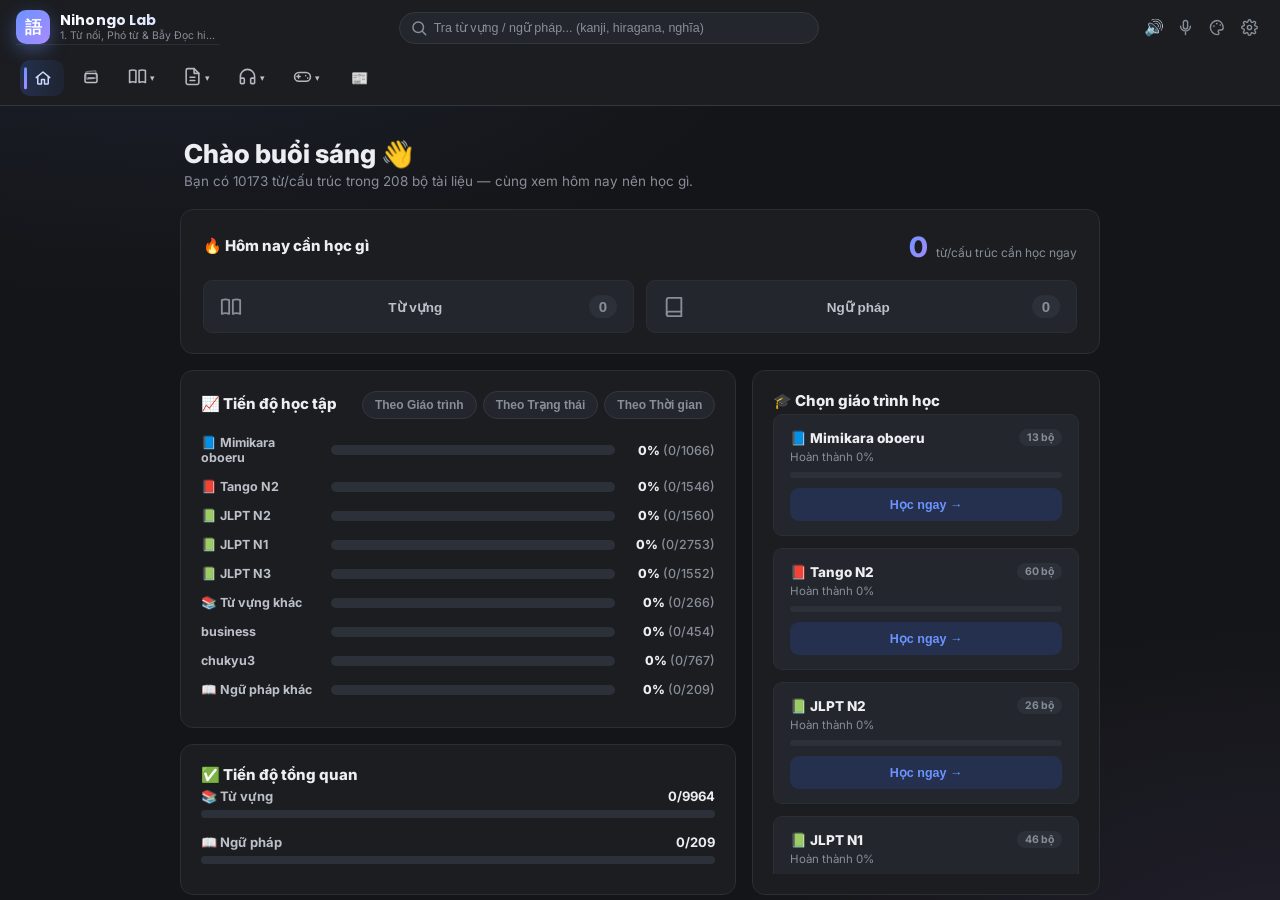
<file: index.html>
<!DOCTYPE html>
<!-- deploy trigger: force redeploy sau khi đổi Pages source -->
<html lang="vi">
<head>
<meta charset="UTF-8">
<meta name="viewport" content="width=device-width, initial-scale=1.0, viewport-fit=cover">
<title>Nihongo Lab — Luyện thi JLPT</title>
<link rel="stylesheet" href="css/style.css?v=19">
<link rel="preconnect" href="https://fonts.googleapis.com">
<link rel="preconnect" href="https://fonts.gstatic.com" crossorigin>
<link href="https://fonts.googleapis.com/css2?family=Inter:wght@400;600;700;800&family=Poppins:wght@600;700;800&display=swap" rel="stylesheet">
<link rel="stylesheet" href="css/theme-plus.css?v=9" id="themeClassicLink">
<link rel="stylesheet" href="css/theme-new.css?v=4" id="themeNewLink" disabled>
<link rel="stylesheet" href="css/game.css?v=8">
<link rel="stylesheet" href="css/reading.css?v=13">
</head>
<body>

<div id="app">

  <!-- Nút thoát chế độ phóng to, chỉ hiện khi đang ở focus mode -->
  <button id="btnExitFocus" class="exit-focus-btn hidden" title="Thoát chế độ phóng to">✕</button>

  <!-- ===== NAVBAR (thay cho sidebar cũ) ===== -->
  <header class="navbar">
    <div class="navbar-row navbar-row-top">
      <div class="brand">
        <span class="brand-mark">語</span>
        <div class="brand-text">
          <div class="brand-title">Nihongo Lab</div>
          <div class="brand-sub" id="deckName">đang tải...</div>
        </div>
      </div>

      <!-- Đếm ngược thi + Cần ôn tổng hợp — thu gọn thành chip ngang, click vẫn
           mở đúng hành vi cũ (xem js/init.js), chỉ đổi layout hiển thị. -->
      <div class="navbar-chips">
        <div class="exam-countdown" id="examCountdown" data-exam-date="2026-07-05">
          <div class="exam-countdown-badge">JLPT N2</div>
          <span class="exam-countdown-days" id="examCountdownDays">—</span>
          <span class="exam-countdown-unit">ngày</span>
          <span class="picker-hidden" id="examCountdownDate"></span>
          <span class="picker-hidden" id="examCountdownBarFill"></span>
        </div>
      </div>

      <!-- Từ điển nội bộ — tìm bất kỳ từ vựng/ngữ pháp nào (kanji/hiragana/nghĩa
           tiếng Việt) trên TẤT CẢ bộ đang có, không cần đổi bộ trước. -->
      <div class="navbar-search-wrap">
        <span class="nav-svg-icon navbar-search-icon"><svg viewBox="0 0 24 24" fill="none" stroke="currentColor" stroke-width="2" stroke-linecap="round" stroke-linejoin="round"><circle cx="11" cy="11" r="7"/><path d="m21 21-4.3-4.3"/></svg></span>
        <input type="text" id="globalSearchInput" class="navbar-search-input" placeholder="Tra từ vựng / ngữ pháp... (kanji, hiragana, nghĩa)" autocomplete="off">
        <div class="navbar-search-results hidden" id="globalSearchResults"></div>
      </div>

      <div class="navbar-right">
        <button id="btnToggleSound" class="sound-toggle-btn" title="Bật/tắt âm thanh phản hồi"><span class="nav-svg-icon"><svg viewBox="0 0 24 24" fill="none" stroke="currentColor" stroke-width="2" stroke-linecap="round" stroke-linejoin="round"><path d="M11 5 6 9H2v6h4l5 4Z"/><path d="M15.5 8.5a5 5 0 0 1 0 7"/><path d="M18.5 5.5a9 9 0 0 1 0 13"/></svg></span></button>
        <button id="btnToggleSpeech" class="sound-toggle-btn" title="Bật/tắt phát âm khi lật thẻ"><span class="nav-svg-icon"><svg viewBox="0 0 24 24" fill="none" stroke="currentColor" stroke-width="2" stroke-linecap="round" stroke-linejoin="round"><rect x="9" y="2" width="6" height="12" rx="3"/><path d="M5 10a7 7 0 0 0 14 0"/><path d="M12 19v3"/></svg></span></button>
        <button id="btnToggleTheme" class="sound-toggle-btn" title="Chuyển sang giao diện mới (Beta)"><span class="nav-svg-icon"><svg viewBox="0 0 24 24" fill="none" stroke="currentColor" stroke-width="2" stroke-linecap="round" stroke-linejoin="round"><path d="M12 2a10 10 0 1 0 0 20c1.2 0 2-1 2-2 0-.5-.2-1-.5-1.3-.3-.4-.5-.8-.5-1.3 0-1 .8-1.9 1.9-1.9H17a3 3 0 0 0 3-3c0-5.5-4-10.5-8-10.5Z"/><circle cx="7" cy="10" r="1.2" fill="currentColor" stroke="none"/><circle cx="11" cy="6.5" r="1.2" fill="currentColor" stroke="none"/><circle cx="16" cy="8.5" r="1.2" fill="currentColor" stroke="none"/></svg></span></button>
        <button id="btnNavbarSettings" class="sound-toggle-btn" title="Bộ học / Xuất-nhập tiến độ"><span class="nav-svg-icon"><svg viewBox="0 0 24 24" fill="none" stroke="currentColor" stroke-width="2" stroke-linecap="round" stroke-linejoin="round"><circle cx="12" cy="12" r="3"/><path d="M19.4 15a1.7 1.7 0 0 0 .3 1.9l.1.1a2 2 0 1 1-2.8 2.8l-.1-.1a1.7 1.7 0 0 0-1.9-.3 1.7 1.7 0 0 0-1 1.5V21a2 2 0 1 1-4 0v-.1a1.7 1.7 0 0 0-1-1.6 1.7 1.7 0 0 0-1.9.3l-.1.1a2 2 0 1 1-2.8-2.8l.1-.1a1.7 1.7 0 0 0 .3-1.9 1.7 1.7 0 0 0-1.5-1H3a2 2 0 1 1 0-4h.1a1.7 1.7 0 0 0 1.6-1 1.7 1.7 0 0 0-.3-1.9l-.1-.1a2 2 0 1 1 2.8-2.8l.1.1a1.7 1.7 0 0 0 1.9.3H9a1.7 1.7 0 0 0 1-1.5V3a2 2 0 1 1 4 0v.1a1.7 1.7 0 0 0 1 1.5 1.7 1.7 0 0 0 1.9-.3l.1-.1a2 2 0 1 1 2.8 2.8l-.1.1a1.7 1.7 0 0 0-.3 1.9V9a1.7 1.7 0 0 0 1.5 1H21a2 2 0 1 1 0 4h-.1a1.7 1.7 0 0 0-1.5 1Z"/></svg></span></button>
      </div>
    </div>

    <!-- Sub-nav ngang: TOÀN BỘ nav item cũ (render động theo loại deck, xem
         renderNav() trong loader-nav.js — KHÔNG đổi logic, chỉ đổi layout từ
         danh sách dọc sang hàng ngang cuộn được). -->
    <nav class="nav" id="navList">
      <!-- nav items được render động tùy theo TYPE của bộ đang chọn -->
    </nav>

    <!-- Panel Cài đặt (deck picker + xuất/nhập/dọn sửa tạm) — ẩn mặc định, mở
         qua nút ⚙ ở trên. Nội dung y hệt sidebar-bottom cũ, chỉ đổi vị trí. -->
    <div class="navbar-settings-panel hidden" id="navbarSettingsPanel">
      <div class="deck-select">
        <label for="deckPicker">Bộ học (từ vựng / ngữ pháp)</label>
        <select id="deckPicker"></select>
      </div>
      <div class="data-actions">
        <button id="btnExport" class="ghost-btn">Xuất tiến độ</button>
        <label class="ghost-btn file-btn">
          Nhập tiến độ
          <input type="file" id="btnImport" accept="application/json" hidden>
        </label>
      </div>
      <button id="btnClearPatches" class="ghost-btn clear-patches-btn">Dọn các sửa tạm</button>
      <!-- Gate ẩn — không hiện chữ gợi ý là gì, chỉ 1 icon nhỏ khiêm tốn.
           Key KHÔNG lưu plaintext trong code (xem js/init.js: chỉ lưu hash
           SHA-256) — bấm mở prompt nhập key, đúng thì mở khóa. -->
      <button id="btnPrivateUnlock" class="ghost-btn private-unlock-btn" title="🔒">🔒</button>
    </div>
  </header>

  <!-- ===== MAIN WRAP ===== -->
  <div class="main-wrap">

    <!-- ===== MAIN ===== -->
    <main class="main">

    <!-- ===================================================================
         DASHBOARD — màn hình mặc định khi mở app. Tổng quan tiến độ, chọn
         giáo trình học, kết quả đề thi gần đây. Tái dùng data SRS/exam-history
         sẵn có, xem js/dashboard.js.
    =================================================================== -->
    <!-- ===================================================================
         CHỌN BỘ HỌC THEO TRÌNH ĐỘ — trang riêng (không phải popup, theo đúng
         yêu cầu "thích khung khung như vầy hơn"). Sidebar trái = trình độ,
         chính giữa = card từng tài liệu (Mimi/Tango...), bấm card mới hiện
         chương để chọn. Chọn chương xong -> vào thẳng SRS.
    =================================================================== -->
    <section class="view hidden" id="view-level-picker">
      <div class="level-picker-layout">
        <aside class="level-picker-sidebar">
          <div class="level-picker-sidebar-title">Menu</div>
          <div id="levelPickerTabs"></div>
        </aside>
        <div class="level-picker-main">
          <div class="level-picker-page-head">
            <h2 id="levelPickerPageTitle">Danh sách từ vựng</h2>
            <p id="levelPickerPageSub"></p>
          </div>
          <div class="level-picker-series-grid" id="levelPickerSeriesGrid"></div>
          <div class="level-picker-chapter-list hidden" id="levelPickerChapterListFull"></div>
        </div>
      </div>
    </section>

    <section class="view" id="view-dashboard">
      <div class="dash-greeting">
        <div class="dash-greeting-title" id="dashGreeting">Chào bạn 👋</div>
        <div class="dash-greeting-sub" id="dashSubtitle"></div>
      </div>

      <div class="dash-today-card">
        <div class="dash-today-head">
          <div class="dash-side-title">🔥 Hôm nay cần học gì</div>
          <div class="dash-today-stat">
            <span class="dash-today-stat-num" id="dashTodayCount">0</span>
            <span class="dash-today-stat-label">từ/cấu trúc cần học ngay</span>
          </div>
        </div>
        <div class="dash-today-actions">
          <button class="dash-today-action" id="btnDueReviewTuvung" title="Cần ôn tổng hợp Từ vựng — gộp tất cả từ đến hạn ôn (SRS) của mọi bộ, bấm vào ôn ngay">
            <span class="dash-today-action-icon"><svg viewBox="0 0 24 24" fill="none" stroke="currentColor" stroke-width="2" stroke-linecap="round" stroke-linejoin="round"><path d="M2 4.5c2.5-1 5.5-1 8 0v15c-2.5-1-5.5-1-8 0Z"/><path d="M22 4.5c-2.5-1-5.5-1-8 0v15c2.5-1 5.5-1 8 0Z"/></svg></span>
            <span class="dash-today-action-text">Từ vựng</span>
            <span class="dash-today-action-count" id="dueReviewTuvungCount">0</span>
          </button>
          <button class="dash-today-action" id="btnDueReviewNguphap" title="Cần ôn tổng hợp Ngữ pháp — gộp tất cả cấu trúc đến hạn ôn (SRS) của mọi bộ, bấm vào ôn ngay">
            <span class="dash-today-action-icon"><svg viewBox="0 0 24 24" fill="none" stroke="currentColor" stroke-width="2" stroke-linecap="round" stroke-linejoin="round"><path d="M4 19.5A2.5 2.5 0 0 1 6.5 17H20"/><path d="M6.5 2H20v20H6.5A2.5 2.5 0 0 1 4 19.5v-15A2.5 2.5 0 0 1 6.5 2Z"/></svg></span>
            <span class="dash-today-action-text">Ngữ pháp</span>
            <span class="dash-today-action-count" id="dueReviewNguphapCount">0</span>
          </button>
        </div>
      </div>

      <div class="dash-grid">
        <div class="dash-chart-card">
          <div class="dash-chart-head">
            <div class="dash-chart-title">📈 Tiến độ học tập</div>
            <div class="dash-chart-tabs">
              <button class="dash-chart-tab is-active" data-chart-mode="curriculum">Theo Giáo trình</button>
              <button class="dash-chart-tab" data-chart-mode="status">Theo Trạng thái</button>
              <button class="dash-chart-tab" data-chart-mode="time">Theo Thời gian</button>
            </div>
          </div>
          <div id="dashChartBox" class="dash-chart-box"></div>
        </div>

        <div class="dash-side-card">
          <div class="dash-side-title">🎓 Chọn giáo trình học</div>
          <div id="dashCurriculumList" class="dash-course-list"></div>
        </div>

        <div class="dash-bottom-card">
          <div class="dash-side-title">✅ Tiến độ tổng quan</div>
          <div id="dashProgressSummary" class="dash-progress-list">
            <div class="dash-progress-row" id="dashProgressTuvung">
              <div class="dash-progress-label">📚 Từ vựng <span class="dash-progress-value">0/0</span></div>
              <div class="dash-progress-track"><div class="dash-progress-fill" style="background:var(--accent)"></div></div>
            </div>
            <div class="dash-progress-row" id="dashProgressNguphap">
              <div class="dash-progress-label">📖 Ngữ pháp <span class="dash-progress-value">0/0</span></div>
              <div class="dash-progress-track"><div class="dash-progress-fill" style="background:var(--purple)"></div></div>
            </div>
          </div>
        </div>

        <div class="dash-bottom-card">
          <div class="dash-side-title">🏆 Kết quả đề thi gần đây</div>
          <div id="dashRecentResults" class="dash-result-list"></div>
        </div>
      </div>
    </section>

    <!-- Popover chọn field hiển thị mặt trước / mặt sau — DÙNG CHUNG cho cả
         Flashcard và SRS (2 nút ⚙ Mặt thẻ ở mỗi view cùng toggle chung panel
         này), nên đặt ngoài mọi <section class="view">, không thuộc riêng bên nào. -->
    <div class="field-config" id="fieldConfigPanel">
      <div class="field-config-col">
        <div class="field-config-title">Mặt trước</div>
        <div id="frontFieldOptions" class="field-config-options"></div>
      </div>
      <div class="field-config-col">
        <div class="field-config-title">Mặt sau</div>
        <div id="backFieldOptions" class="field-config-options"></div>
      </div>
    </div>

    <!-- ---- FLASHCARD MODE ---- -->
    <section class="view hidden" id="view-flash">
      <div class="view-head">
        <div class="progress-line">
          <span class="flash-progress-label">Thẻ <span id="flashQueuePos">1</span> / <span id="flashQueueTotal">0</span></span>
          <span class="flash-progress-label flash-remembered-label">✓ Đã nhớ: <span id="flashPos">0</span> / <span id="flashTotal">0</span></span>
          <div class="bar"><div class="bar-fill" id="flashBar"></div></div>
        </div>
        <div class="head-actions">
          <button id="btnFieldConfig" class="icon-btn" title="Chọn hiển thị mặt thẻ">⚙ Mặt thẻ</button>
          <label class="toggle random-direction-toggle" title="Mặt trước ngẫu nhiên là Kanji hoặc Nghĩa, mặt sau tự đổi ngược lại — cố định theo từng thẻ trong phiên">
            <input type="checkbox" id="flashRandomDirectionToggle">
            <span>🔀 Ngẫu nhiên chiều học</span>
          </label>
          <button id="btnEditCurrentFlash" class="icon-btn" title="Sửa thông tin từ này">✎ Sửa</button>
          <button id="btnFlashStarOnly" class="icon-btn" title="Chỉ học các từ đã đánh dấu ★">★ Học từ đã sao</button>
          <label class="toggle shuffle-toggle">
            <input type="checkbox" id="flashShuffleToggle" checked>
            <span>⤮ Ngẫu nhiên</span>
          </label>
          <button class="icon-btn focus-toggle-btn" data-focus-target="flash" title="Phóng to toàn màn hình">⛶</button>
        </div>
      </div>

      <div id="flashLearnArea">
        <div class="card-stage">
          <div class="card" id="flashCard">
            <div class="card-face card-front" id="flashFront">
              <button class="flash-star-btn" title="Đánh dấu sao">☆</button>
              <div class="card-face-content" id="flashFrontContent"></div>
            </div>
            <div class="card-face card-back" id="flashBack">
              <button class="flash-star-btn" title="Đánh dấu sao">☆</button>
              <div class="card-face-content" id="flashBackContent"></div>
            </div>
          </div>
        </div>

        <div class="rate-row" id="flashRateRow">
          <button class="rate-btn rate-forget" data-flash-result="not_remembered">✕ Chưa nhớ<span class="rate-key-hint">←</span></button>
          <button class="rate-btn rate-flip" id="btnFlip">⟲ Lật thẻ<span class="rate-key-hint">↓</span></button>
          <button class="rate-btn rate-hard" data-flash-result="hard">△ Khó<span class="rate-key-hint">↑</span></button>
          <button class="rate-btn rate-remember" data-flash-result="remembered">✓ Đã nhớ<span class="rate-key-hint">→</span></button>
        </div>

        <!-- Danh sách toàn bộ từ còn lại trong hàng đợi — bấm xem nhanh nghĩa +
             trạng thái mà không rời khỏi thẻ đang học. -->
        <details class="queue-list-wrap">
          <summary class="queue-list-summary">📋 Danh sách từ trong phiên này</summary>
          <div class="queue-list" id="flashQueueList"></div>
        </details>
      </div>

      <!-- Màn hình hoàn thành -->
      <div id="flashResultScreen" class="quiz-result hidden">
        <div class="quiz-result-title">🎉 Hoàn thành!</div>
        <div class="quiz-result-score">Bạn đã học xong <span id="flashCompletionCount">0</span> từ trong bộ này.</div>
        <div class="flash-completion-actions">
          <button class="primary-btn" id="btnFlashRestartFull">Học lại toàn bộ</button>
          <button class="ghost-btn hidden" id="btnFlashRestartStarredOnly">Chỉ học các từ đã ★</button>
        </div>
      </div>
    </section>

    <!-- ---- TABLE MODE ---- -->
    <section class="view hidden" id="view-table">
      <div class="view-head">
        <input type="text" id="tableSearch" class="search-input" placeholder="Tìm theo kanji, đọc, nghĩa...">
        <select id="tableFilter" class="filter-select">
          <option value="all">Tất cả</option>
          <option value="new">Chưa học</option>
          <option value="learning">Đang học</option>
          <option value="known">Đã thuộc (tự nhiên)</option>
          <option value="mastered">⭐ Đã thuộc (đánh dấu tay)</option>
          <option value="starred">★ Đã đánh dấu</option>
        </select>
        <button id="btnColConfig" class="icon-btn" title="Ẩn/hiện cột">☷ Cột</button>
        <span class="table-count-badge" id="tableCountBadge">0 từ</span>
        <button class="icon-btn focus-toggle-btn" data-focus-target="table" title="Phóng to toàn màn hình">⛶</button>
      </div>
      <div class="field-config hidden" id="colConfigPanel">
        <div class="field-config-col">
          <div class="field-config-title">Hiện cột</div>
          <div id="colOptions" class="field-config-options"></div>
        </div>
      </div>
      <div class="table-wrap">
        <table id="vocabTable">
          <thead id="tableHead"></thead>
          <tbody id="tableBody"></tbody>
        </table>
      </div>
    </section>

    <!-- ---- SRS REVIEW MODE ---- -->
    <section class="view hidden" id="view-srs">
      <div class="view-head">
        <div></div>
        <div class="head-actions">
          <button id="btnSrsSwitchChapter" class="icon-btn" title="Chọn chương khác">📑 Đổi chương</button>
          <button id="btnSrsFieldConfig" class="icon-btn" title="Chọn hiển thị mặt thẻ">⚙ Mặt thẻ</button>
          <label class="toggle random-direction-toggle" title="Mặt trước ngẫu nhiên là Kanji hoặc Nghĩa, mặt sau tự đổi ngược lại — cố định theo từng thẻ trong phiên">
            <input type="checkbox" id="srsRandomDirectionToggle">
            <span>🔀 Ngẫu nhiên chiều học</span>
          </label>
          <button id="btnSrsStarOnly" class="icon-btn" title="Chỉ ôn các từ đã đánh dấu ★">★ Ôn từ đã sao</button>
          <label class="toggle shuffle-toggle">
            <input type="checkbox" id="srsShuffleToggle" checked>
            <span>⤮ Ngẫu nhiên</span>
          </label>
          <button class="icon-btn focus-toggle-btn" data-focus-target="srs" title="Phóng to toàn màn hình">⛶</button>
        </div>
      </div>
      <div class="srs-summary">
        <button class="srs-stat" data-status-filter="due" data-status-scope="current"><div class="srs-num" id="srsDueCount">0</div><div class="srs-label">cần ôn ngay</div></button>
        <button class="srs-stat" data-status-filter="fresh" data-status-scope="current"><div class="srs-num" id="srsNewCount">0</div><div class="srs-label">từ mới</div></button>
        <button class="srs-stat" data-status-filter="mastered" data-status-scope="current"><div class="srs-num" id="srsMasteredCount">0</div><div class="srs-label">đã thuộc làu</div></button>
      </div>
      <div id="srsEmpty" class="empty-state hidden">
        <div class="empty-icon">✓</div>
        <div>Không có từ nào cần ôn lúc này. Quay lại sau!</div>
      </div>
      <div class="card-stage" id="srsStage">
        <div class="card" id="srsCard">
          <div class="card-face card-front" id="srsFront"><button class="flash-star-btn srs-star-btn" title="Đánh dấu sao">☆</button><div class="card-face-content" id="srsFrontContent"></div></div>
          <div class="card-face card-back" id="srsBack"><button class="flash-star-btn srs-star-btn" title="Đánh dấu sao">☆</button><div class="card-face-content" id="srsBackContent"></div></div>
        </div>
      </div>
      <div class="rate-row" id="srsRateRow">
        <button class="rate-btn rate-forget" data-srs-rate="again">✕ Quên<span class="rate-time" id="rtAgainSrs"></span></button>
        <button class="rate-btn rate-flip" id="btnSrsFlip">⟲ Lật thẻ</button>
        <button class="rate-btn rate-hard" data-srs-rate="hard">△ Khó<span class="rate-time" id="rtHardSrs"></span></button>
        <button class="rate-btn rate-remember" data-srs-rate="easy">✓ Dễ<span class="rate-time" id="rtEasySrs"></span></button>
      </div>
      <div class="srs-mastered-row">
        <button class="rate-btn rate-mastered" id="btnSrsMastered" data-srs-rate="mastered" title="Dùng cho từ đã học vững ở nơi khác (Anki/Quizlet/sách...) — bỏ qua các bước tăng dần, đẩy thẳng ra rất xa, gần như không xuất hiện lại.">
          ⭐ Đã thuộc <span class="srs-mastered-hint">(ít xuất hiện lại — bỏ qua bước Anki)</span>
        </button>
      </div>

      <!-- Danh sách toàn bộ từ còn lại trong hàng đợi SRS phiên này -->
      <details class="queue-list-wrap">
        <summary class="queue-list-summary">📋 Danh sách từ trong phiên này</summary>
        <div class="queue-list" id="srsQueueList"></div>
      </details>
    </section>

    <!-- ---- TYPING MODE (gõ hiragana) ---- -->
    <!-- ===================================================================
         GAME ÔN TẬP — thay thế hẳn mode "Gõ hiragana" cũ. 2 màn: bong bóng
         (ghép kanji/nghĩa) rồi tới gõ chữ (đoán đáp án), có mạng/sao/huy
         chương. UI tiếng Nhật theo yêu cầu. CSS riêng ở css/game.css.
    =================================================================== -->
    <section class="view hidden" id="view-game">

      <!-- Màn 1: Chọn bộ học + Thiết lập ván chơi -->
      <div class="game-phase" id="gamePhaseSetup">
        <div class="game-setup-box">
          <div class="game-setup-title">単語バトル</div>
          <div class="game-setup-sub">語彙ゲームで復習しよう！</div>

          <div class="game-setup-row">
            <label>学習セットを選択</label>
            <select id="gameDeckPicker" class="game-deck-select"></select>
          </div>

          <div class="game-setup-row">
            <label>出題数（言葉の数）</label>
            <div class="game-setup-count-row">
              <button class="game-count-preset" data-count="5">5</button>
              <button class="game-count-preset" data-count="10">10</button>
              <button class="game-count-preset" data-count="20">20</button>
              <button class="game-count-preset" data-count="due">復習期限の言葉全部</button>
            </div>
          </div>

          <div class="game-setup-row">
            <label>バブルモードの方向</label>
            <div class="game-setup-count-row">
              <button class="game-dir-preset" data-dir="kanji-to-nghia">漢字・読み方 → 意味</button>
              <button class="game-dir-preset" data-dir="nghia-to-kanji">意味 → 漢字・読み方</button>
            </div>
          </div>

          <button class="game-start-btn" id="btnGameStart">スタート</button>
        </div>
      </div>

      <!-- Màn 2: Bong bóng bay tự do full màn hình + Tường lắp ghép full màn hình -->
      <div class="game-phase hidden" id="gamePhaseBubble">
        <div class="game-hud">
          <div class="game-hud-item game-hud-lives" id="gameHudLives"></div>
          <div class="game-hud-item game-hud-stars"><span class="game-svg-star"></span> <span id="gameHudStars">10</span></div>
          <div class="game-hud-progress">バブル：<span id="gameBubbleProgress">0</span>/<span id="gameBubbleTotal">0</span></div>
          <button class="game-skip-btn" id="btnGameSkipBubble">スキップ →</button>
          <button class="icon-btn focus-toggle-btn" data-focus-target="game" title="全画面表示">⛶</button>
        </div>
        <div class="game-wall-full" id="gameWall"></div>
        <div class="game-bubble-arena" id="gameBubbleArena"></div>
      </div>

      <!-- Màn 3: Gõ đáp án (luôn hiện kanji+nghĩa, gõ cách đọc) -->
      <div class="game-phase hidden" id="gamePhaseTyping">
        <div class="game-hud">
          <div class="game-hud-item game-hud-lives" id="gameHudLivesTyping"></div>
          <div class="game-hud-item game-hud-stars"><span class="game-svg-star"></span> <span id="gameHudStarsTyping">10</span></div>
          <div class="game-hud-progress">問題：<span id="gameTypingProgress">0</span>/<span id="gameTypingTotal">0</span></div>
          <button class="icon-btn focus-toggle-btn" data-focus-target="game" title="全画面表示">⛶</button>
        </div>
        <div class="game-typing-stage">
          <div class="game-typing-prompt" id="gameTypingPrompt"></div>
          <div class="game-typing-hintcircles" id="gameTypingHintCircles"></div>
          <div class="game-typing-slots" id="gameTypingSlots"></div>
          <input type="text" id="gameTypingInput" class="game-typing-input" autocomplete="off" autocapitalize="off" spellcheck="false" placeholder="ひらがなで入力">
          <div class="game-typing-feedback" id="gameTypingFeedback"></div>
          <button class="game-submit-btn" id="btnGameSubmit">答える</button>
        </div>
      </div>

      <!-- Màn 4: Kết quả + huy chương -->
      <div class="game-phase hidden" id="gamePhaseResult">
        <div class="game-result-box">
          <div class="game-medal-display" id="gameMedalDisplay"></div>
          <div class="game-result-title" id="gameResultTitle"></div>
          <div class="game-result-stats" id="gameResultStats"></div>
          <button class="game-start-btn" id="btnGamePlayAgain">もう一度</button>
          <button class="game-back-btn" id="btnGameBackFromResult">← 設定に戻る</button>
        </div>
      </div>

      <!-- Overlay hiệu ứng Game Over -->
      <div class="game-overlay hidden" id="gameOverOverlay">
        <div class="game-over-box">
          <div class="game-over-title">ゲームオーバー</div>
          <div class="game-over-sub">ライフがなくなりました…</div>
          <button class="game-start-btn" id="btnGameOverRetry">もう一度挑戦</button>
        </div>
      </div>
    </section>

    <!-- ===================================================================
         聞き取りゲーム — nghe phát âm, đoán nghĩa, hiện đáp án + đọc lại +
         câu ví dụ. Game THỨ 2 trong category "Game" (khác game bong bóng).
    =================================================================== -->
    <section class="view hidden" id="view-listen-game">

      <div class="lg-phase" id="lgPhaseSetup">
        <div class="lg-setup-box">
          <div class="lg-setup-title">聞き取りゲーム</div>
          <div class="lg-setup-sub">発音を聞いて、意味を当てよう！</div>
          <div class="lg-setup-row">
            <label>学習セットを選択</label>
            <select id="lgDeckPicker" class="game-deck-select"></select>
          </div>
          <div class="lg-setup-row">
            <label>出題数</label>
            <div class="game-setup-count-row">
              <button class="lg-count-preset" data-count="5">5</button>
              <button class="lg-count-preset" data-count="10">10</button>
              <button class="lg-count-preset" data-count="20">20</button>
            </div>
          </div>
          <button class="game-start-btn" id="btnLgStart">スタート</button>
        </div>
      </div>

      <div class="lg-phase hidden" id="lgPhaseQuestion">
        <div class="game-hud">
          <div class="game-hud-progress">問題：<span id="lgPos">0</span>/<span id="lgTotal">0</span></div>
          <div class="game-hud-item">正解：<span id="lgScore">0</span></div>
          <button class="icon-btn focus-toggle-btn" data-focus-target="listen-game" title="全画面表示">⛶</button>
        </div>
        <div class="lg-question-stage">
          <button class="lg-replay-btn" id="btnLgReplay" title="もう一度聞く">🔊 もう一度聞く</button>
          <div class="lg-question-sub">この言葉の意味はどれですか？</div>
          <div class="lg-options" id="lgOptions"></div>
        </div>
      </div>

      <div class="lg-phase hidden lg-reveal" id="lgReveal"></div>

      <div class="lg-phase hidden" id="lgPhaseResult">
        <div class="lg-result-box">
          <div class="lg-result-title">結果</div>
          <div id="lgResultStats"></div>
          <div id="lgWrongReview"></div>
          <button class="game-start-btn" id="btnLgPlayAgain">もう一度</button>
          <button class="game-back-btn" id="btnLgBackFromResult">← 設定に戻る</button>
        </div>
      </div>
    </section>

    <!-- ===================================================================
         読解モード — đọc bài (glossing click-to-reveal) rồi làm 3-5 câu hỏi
         trắc nghiệm từ dễ tới khó. Nguồn: "ai" (tự viết, không phải tin thật)
         hoặc "user" (Zane tự cung cấp) — nhãn hiện rõ trên từng thẻ bài.
    =================================================================== -->
    <section class="view hidden" id="view-reading">

      <div class="dokkai-phase" id="dokkaiPhasePicker">
        <div class="dash-side-title">📰 読解モード — chọn bài đọc <button class="dokkai-notebook-export-btn" id="btnDokkaiOpenNotebook">📓 Sổ tay từ vựng</button></div>
        <div class="dokkai-category-filter" id="dokkaiCategoryFilter"></div>
        <div class="dokkai-article-grid" id="dokkaiArticleGrid"></div>
      </div>

      <div class="dokkai-phase hidden" id="dokkaiPhaseRead">
        <div class="dokkai-read-illust" id="dokkaiReadIllust"></div>
        <button class="level-picker-back-btn" id="btnDokkaiBackToPickerTop">← Quay lại chọn bài đọc</button>
        <div class="dokkai-read-head">
          <div class="dokkai-read-title" id="dokkaiReadTitle"></div>
          <div class="dokkai-translate-toggle" id="dokkaiTranslateToggle">
            <button class="dokkai-translate-btn is-active" data-translate-mode="none">原文のみ</button>
            <button class="dokkai-translate-btn" data-translate-mode="interleave">Xen kẽ dịch</button>
            <button class="dokkai-translate-btn" data-translate-mode="full">Dịch toàn bài</button>
          </div>
          <button class="dokkai-furigana-toggle is-active" id="btnDokkaiFuriganaToggle" title="Bật/tắt furigana">振り仮名</button>
          <button class="dokkai-auto-read-btn" id="btnDokkaiAutoRead">🔊 記事を読む</button>
          <button class="icon-btn focus-toggle-btn" data-focus-target="reading" title="全画面表示">⛶</button>
        </div>
        <div class="dokkai-source-note hidden" id="dokkaiSourceNote"></div>
        <div class="dokkai-read-hint">💡 単語をタップすると意味が出ます — 問題は文章の下にそのまま続きます</div>

        <div class="dokkai-3col">
          <!-- Sidebar TRÁI — từ vựng N2 xuất hiện trong bài, ĐỘC LẬP với deck
               (liệt kê hết theo bài viết), chỉ đối chiếu deck để hiện thêm
               ghi chú nếu trùng, không trùng vẫn liệt kê bình thường. -->
          <aside class="dokkai-vocab-sidebar" id="dokkaiVocabSidebar">
            <div class="dokkai-sidebar-title">📗 語彙リスト (N2)</div>
            <div id="dokkaiVocabList" class="dokkai-sidebar-list"></div>
          </aside>

          <div class="dokkai-main-col">
            <div class="dokkai-read-body" id="dokkaiReadBody"></div>
            <!-- Câu hỏi hiện NGAY TRONG bài đọc, không chuyển màn riêng nữa —
                 dễ cuộn lên đọc lại/dò khi trả lời. -->
            <div class="dokkai-inline-quiz" id="dokkaiInlineQuiz"></div>
          </div>

          <!-- Sidebar PHẢI — ngữ pháp N2/N1 xuất hiện trong bài, độc lập
               tương tự sidebar trái. -->
          <aside class="dokkai-grammar-sidebar" id="dokkaiGrammarSidebar">
            <div class="dokkai-sidebar-title">📕 文法リスト (N2/N1)</div>
            <div id="dokkaiGrammarList" class="dokkai-sidebar-list"></div>
          </aside>
        </div>
      </div>
    </section>

    <!-- ===================================================================
         THÀNH TÍCH HỌC TẬP — xem huy chương đã đạt được, phai màu theo thời
         gian nếu không ôn lại (xem tính toán decay trong game.js).
    =================================================================== -->
    <section class="view hidden" id="view-achievements">
      <div class="view-head">
        <div class="dash-side-title">🏅 学習実績</div>
      </div>
      <div class="achievements-grid" id="achievementsGrid"></div>
      <div class="dash-chart-empty hidden" id="achievementsEmpty">まだ実績がありません — ゲームをプレイしてメダルを獲得しよう！</div>
    </section>

    <!-- ---- QUIZ MODE (trắc nghiệm nghĩa) ---- -->
    <section class="view hidden" id="view-quiz">
      <div class="quiz-head">
        <div class="quiz-progress">Câu <span id="quizPos">0</span>/<span id="quizTotal">0</span></div>
        <select id="quizDirectionPicker" class="filter-select">
          <option value="kanji_nghia">Kanji → Nghĩa</option>
          <option value="kanji_hira">Kanji → Cách đọc</option>
          <option value="hira_nghia">Cách đọc → Nghĩa</option>
        </select>
        <div class="quiz-score">Điểm: <span id="quizScore">0</span></div>
        <div class="quiz-timer" id="quizTimer">00:00</div>
        <button class="icon-btn focus-toggle-btn" data-focus-target="quiz" title="Phóng to toàn màn hình">⛶</button>
      </div>
      <div id="quizBody">
        <div class="quiz-question" id="quizQuestion"></div>
        <div class="quiz-options" id="quizOptions"></div>
      </div>
      <div id="quizResult" class="quiz-result hidden">
        <div class="quiz-result-title">Hoàn thành!</div>
        <div class="quiz-result-score" id="quizFinalScore"></div>
        <button class="primary-btn" id="btnQuizRestart">Làm lại</button>
      </div>
    </section>

    <!-- ---- MATCH GAME MODE ---- -->
    <section class="view hidden" id="view-match">
      <div class="quiz-head">
        <div class="quiz-progress">Cặp đã ghép: <span id="matchPairs">0</span>/<span id="matchTotalPairs">0</span></div>
        <div class="quiz-timer" id="matchTimer">00:00</div>
        <button class="icon-btn" id="btnMatchRestart">⤮ Chơi lại</button>
        <button class="icon-btn focus-toggle-btn" data-focus-target="match" title="Phóng to toàn màn hình">⛶</button>
      </div>
      <div class="match-grid" id="matchGrid"></div>
    </section>

    <!-- ---- EXAM MODE (đề thi trắc nghiệm thật) ---- -->
    <section class="view hidden" id="view-exam">
      <div class="quiz-head">
        <select id="examPicker" class="filter-select picker-hidden"></select>
        <button class="icon-btn" id="btnExamBackToPicker" title="Quay lại chọn đề khác">← Chọn đề khác</button>
        <div class="quiz-progress" id="examTitleLabel">Chưa chọn đề</div>
        <div class="quiz-score">Điểm: <span id="examScore">0</span>/<span id="examTotal">0</span></div>
        <label class="toggle speed-toggle">
          <input type="checkbox" id="examSpeedMode">
          <span>⚡ Luyện tốc độ (30s/câu)</span>
        </label>
        <div class="exam-total-timer hidden" id="examTotalTimerWrap">⏱ <span id="examTotalTimer">00:00</span></div>
        <button class="icon-btn focus-toggle-btn" data-focus-target="exam" title="Phóng to toàn màn hình">⛶</button>
      </div>
      <div id="examPickerGrid" class="exam-picker-grid"></div>
      <div id="examEmpty" class="empty-state">
        <div class="empty-icon">▤</div>
        <div>Chọn một đề thi ở trên để bắt đầu làm bài.</div>
      </div>
      <div id="examBody" class="hidden">
        <div class="exam-progress-line">
          <button class="icon-btn exam-nav-btn" id="btnExamPrev" title="Xem câu trước">← Câu trước</button>
          <span class="exam-progress-text">Câu <span id="examPos">0</span>/<span id="examQueueTotal">0</span></span>
          <button class="icon-btn exam-nav-btn" id="btnExamNext" title="Xem câu sau / quay lại câu hiện tại">Câu sau →</button>
          <span class="exam-retry-note" id="examRetryNote"></span>
          <span class="exam-per-question-timer hidden" id="examPerQuestionTimerWrap">
            ⏱ <span id="examPerQuestionTimer">30</span>s
          </span>
          <button class="ghost-btn exam-exit-early-btn hidden" id="btnExamExitEarly" title="Dừng làm lại các câu sai, chấm điểm và xem kết quả ngay với những gì đã làm">🚪 Thoát & xem kết quả</button>
        </div>
        <div class="exam-review-banner hidden" id="examReviewBanner">
          📖 Đang xem lại câu đã làm — bấm "Câu sau →" liên tục để quay về câu hiện tại
        </div>
        <div class="quiz-question exam-question" id="examQuestion"></div>
        <div class="quiz-options" id="examOptions"></div>
        <div class="exam-history-note hidden" id="examHistoryNote"></div>
        <div class="exam-explain-row hidden" id="examExplainRow">
          <button class="ghost-btn" id="btnExamShowExplain">💡 Xem giải thích đáp án</button>
        </div>
        <div class="exam-explain-box hidden" id="examExplainBox"></div>
        <div class="exam-continue-row" id="examContinueRow">
          <button class="primary-btn hidden" id="btnExamContinue">Tiếp tục →</button>
        </div>
      </div>
      <div id="examResult" class="quiz-result hidden">
        <div class="quiz-result-title">Hoàn thành đề thi!</div>
        <div class="quiz-result-score" id="examFinalScore"></div>
        <div id="examJlptScoreBox"></div>
        <div class="exam-time-summary" id="examTimeSummary"></div>
        <div class="exam-speed-summary hidden" id="examSpeedSummary"></div>
        <div class="exam-result-grid-section">
          <div class="exam-result-grid-title">Bấm vào số câu để xem chi tiết đáp án + giải thích</div>
          <div class="exam-result-grid" id="examResultGrid"></div>
        </div>
        <button class="primary-btn" id="btnExamRestart">Làm lại đề này</button>
      </div>
    </section>

    <!-- ===== MODAL xem chi tiết 1 câu trong kết quả đề thi ===== -->
    <div class="modal-overlay hidden" id="examDetailModalOverlay">
      <div class="modal-box exam-detail-modal-box">
        <div class="modal-head">
          <div class="modal-title" id="examDetailModalTitle">Câu 1</div>
          <button class="modal-close-btn" id="btnExamDetailModalClose">✕</button>
        </div>
        <div class="modal-body" id="examDetailModalBody"></div>
      </div>
    </div>

    <!-- Lưới kết quả qua nhiều lần làm — dùng CHUNG cho đề thi chữ và đề nghe.
         Hàng ngang = số câu, cột dọc = lần làm (Lần 1, Lần 2...). -->
    <div class="modal-overlay hidden" id="attemptsGridModalOverlay">
      <div class="modal-box attempts-grid-modal-box">
        <div class="modal-head">
          <div class="modal-title" id="attemptsGridTitle">Lưới kết quả</div>
          <button class="modal-close-btn" id="btnAttemptsGridModalClose">✕</button>
        </div>
        <div class="modal-body" id="attemptsGridBody"></div>
      </div>
    </div>

    <!-- ===================================================================
         GHI CHÚ ĐỀ THI — bôi đen 1 đoạn trong câu hỏi/đáp án/giải thích lúc
         làm đề -> hiện nút nổi -> ghi nội dung muốn nhớ (vd "kanarazu = nhất
         định") -> lưu lại, xem sau ở trang "Ghi chú đề thi".
    =================================================================== -->
    <button class="exam-note-toolbar-btn hidden" id="examNoteToolbarBtn">📝 Ghi chú</button>
    <div class="exam-note-popup hidden" id="examNotePopup">
      <div class="exam-note-popup-selected" id="examNotePopupSelectedText"></div>
      <input type="text" id="examNotePopupInput" class="exam-note-popup-input" placeholder="Ghi nghĩa/ghi nhớ ở đây..." />
      <div class="exam-note-popup-actions">
        <button id="btnExamNotePopupSave" class="exam-note-popup-save">Lưu</button>
        <button id="btnExamNotePopupCancel" class="exam-note-popup-cancel">Hủy</button>
      </div>
    </div>

    <section class="view hidden" id="view-examnotes">
      <div class="view-head">
        <div class="weakness-title">📝 Ghi chú đề thi — bôi đen từ/đoạn lúc làm đề để ghi nhớ, xem lại ở đây</div>
      </div>
      <div id="examNotesList"></div>
    </section>

    <!-- Popup "Ngữ pháp liên quan" — đồng nghĩa + dễ nhầm -->
    <div class="modal-overlay hidden" id="grammarRelatedModalOverlay">
      <div class="modal-box">
        <div class="modal-head">
          <div class="modal-title" id="grammarRelatedTitle">Ngữ pháp liên quan</div>
          <button class="modal-close-btn" id="btnGrammarRelatedClose">✕</button>
        </div>
        <div class="modal-body" id="grammarRelatedBody"></div>
      </div>
    </div>

    <!-- ===================================================================
         TRANG "NHÓM NGỮ PHÁP" — xem theo nhóm nghĩa + họ dễ nhầm, học Flashcard
         chọn lọc theo nhóm, Quiz chuyên biệt luyện phân biệt cấu trúc dễ nhầm.
    =================================================================== -->
    <section class="view hidden" id="view-grammargroups">
      <div class="view-head">
        <div class="weakness-title">📚 Nhóm ngữ pháp — học chọn lọc theo nghĩa &amp; phân biệt cấu trúc dễ nhầm</div>
        <button class="ghost-btn" id="btnOpenComboSrs">🔀 Học SRS gộp nhiều bộ</button>
      </div>
      <div class="gg-tabs">
        <button class="gg-tab-btn is-active" data-tab="nhomnghia">Theo nhóm nghĩa</button>
        <button class="gg-tab-btn" data-tab="hodenham">⚠️ Họ dễ nhầm</button>
      </div>
      <div id="grammarGroupsBody"></div>
    </section>

    <!-- Modal chọn bộ cụ thể trong 1 nhóm giáo trình (từ nút "Học ngay" Dashboard) -->
    <!-- Modal chọn bộ học theo TRÌNH ĐỘ (N1/N2/N3...) — chọn trình độ trước,
         rồi chọn đúng bộ trong trình độ đó, bấm là vào SRS học luôn. -->

    <!-- Popup NHỎ chọn chương khác NGAY TRONG lúc đang ở SRS — cùng series
         với bộ đang học, không cần thoát ra trang chọn tài liệu full lại. -->
    <!-- Modal xem sổ tay từ vựng đã ghi chú từ các bài đọc -->
    <div class="modal-overlay hidden" id="dokkaiNotebookModalOverlay">
      <div class="modal-box dokkai-notebook-modal-box">
        <div class="modal-head">
          <div class="modal-title">📓 Sổ tay từ vựng</div>
          <button class="modal-close-btn" id="btnDokkaiNotebookClose">✕</button>
        </div>
        <div class="modal-body">
          <div class="dokkai-notebook-toolbar">
            <span id="dokkaiNotebookCount"></span>
            <button class="dokkai-notebook-export-btn" id="btnDokkaiExportNotebook">⬇ Xuất file .txt</button>
          </div>
          <div id="dokkaiNotebookList" class="dokkai-notebook-list"></div>
        </div>
      </div>
    </div>

    <div class="modal-overlay hidden" id="srsChapterSwitchModalOverlay">
      <div class="modal-box">
        <div class="modal-head">
          <div class="modal-title" id="srsChapterSwitchTitle">Chọn chương khác</div>
          <button class="modal-close-btn" id="btnSrsChapterSwitchClose">✕</button>
        </div>
        <div class="modal-body">
          <div id="srsChapterSwitchList" class="dash-deck-picker-list"></div>
        </div>
      </div>
    </div>

    <div class="modal-overlay hidden" id="dashDeckPickerModalOverlay">
      <div class="modal-box">
        <div class="modal-head">
          <div class="modal-title" id="dashDeckPickerTitle">Chọn bộ để học</div>
          <button class="modal-close-btn" id="btnDashDeckPickerClose">✕</button>
        </div>
        <div class="modal-body">
          <div id="dashDeckPickerList" class="dash-deck-picker-list"></div>
        </div>
      </div>
    </div>

    <!-- Modal danh sách từ theo trạng thái (bấm donut legend ở Dashboard) —
         xem hạn ôn từng từ, đưa về đang học, hoặc tua nhanh N ngày. -->
    <div class="modal-overlay hidden" id="wordStatusModalOverlay">
      <div class="modal-box word-status-modal-box">
        <div class="modal-head">
          <div class="modal-title" id="wordStatusModalTitle">Danh sách từ</div>
          <span class="word-status-modal-count" id="wordStatusModalCount">0 từ</span>
          <button class="modal-close-btn" id="btnWordStatusModalClose">✕</button>
        </div>
        <div class="modal-body">
          <div class="word-status-fastforward-row">
            <span>⏩ Tua nhanh (mô phỏng thời gian trôi, bấm càng nhiều càng tua thêm):</span>
            <button class="ghost-btn" data-ff-days="1">+1</button>
            <button class="ghost-btn" data-ff-days="2">+2</button>
            <button class="ghost-btn" data-ff-days="3">+3</button>
            <button class="ghost-btn" data-ff-days="4">+4</button>
            <button class="ghost-btn" data-ff-days="5">+5</button>
            <button class="ghost-btn" data-ff-days="10">+10</button>
            <button class="ghost-btn" data-ff-days="15">+15</button>
          </div>
          <div id="wordStatusFfFeedback" class="word-status-ff-feedback"></div>
          <div id="wordStatusModalList" class="word-status-modal-list"></div>
        </div>
      </div>
    </div>

    <!-- Modal chọn bộ để học gộp SRS (Anki-style) — dùng chung cho cả từ vựng & ngữ pháp -->
    <div class="modal-overlay hidden" id="comboSrsModalOverlay">
      <div class="modal-box">
        <div class="modal-head">
          <div class="modal-title" id="comboSrsModalTitle">🔀 Học SRS gộp nhiều bộ</div>
          <button class="modal-close-btn" id="btnComboSrsClose">✕</button>
        </div>
        <div class="modal-body">
          <div class="combo-srs-hint">Chọn 1 hoặc nhiều bộ muốn học CHUNG trong 1 phiên — tiến độ vẫn lưu riêng đúng theo từng bộ gốc như bình thường, chỉ gộp lại để học cùng lúc.</div>
          <button class="ghost-btn combo-srs-select-all-btn" id="btnComboSrsSelectAll">☑ Chọn tất cả</button>
          <div id="comboSrsDeckList" class="combo-srs-deck-list"></div>
          <button class="primary-btn" id="btnComboSrsStart">▶ Bắt đầu học</button>
        </div>
      </div>
    </div>

    <!-- Modal Flashcard chọn lọc theo nhóm nghĩa -->
    <div class="modal-overlay hidden" id="ggFlashModalOverlay">
      <div class="modal-box gg-flash-modal-box">
        <div class="modal-head">
          <div class="modal-title" id="ggFlashTitle">Flashcard nhóm</div>
          <button class="modal-close-btn" id="btnGgFlashClose">✕</button>
        </div>
        <div class="modal-body">
          <div class="gg-flash-card" id="ggFlashCardInner"></div>
          <div class="gg-flash-nav">
            <button id="btnGgFlashPrev">← Trước</button>
            <button id="btnGgFlashFlip">↻ Lật thẻ</button>
            <button id="btnGgFlashNext">Tiếp →</button>
          </div>
        </div>
      </div>
    </div>

    <!-- Modal Quiz luyện phân biệt 1 họ dễ nhầm -->
    <div class="modal-overlay hidden" id="ggQuizModalOverlay">
      <div class="modal-box">
        <div class="modal-head">
          <div class="modal-title" id="ggQuizTitle">Luyện phân biệt</div>
          <button class="modal-close-btn" id="btnGgQuizClose">✕</button>
        </div>
        <div class="modal-body" id="ggQuizBody"></div>
      </div>
    </div>

    <!-- ===================================================================
         CHOUKAI MODE — Luyện riêng Mondai 4 (即時応答), chọn đề 1 phát vào thẳng
    =================================================================== -->
    <section class="view hidden" id="view-choukai-m4">
      <div class="view-head">
        <div class="choukai-m4-head-title">🎯 Luyện riêng Mondai 4 — chọn đề để bắt đầu ngay</div>
      </div>
      <div id="choukaiM4Empty" class="empty-state">
        <div class="empty-icon">🎯</div>
        <div>Chưa có đề nào có Mondai 4.</div>
      </div>
      <div class="choukai-m4-grid" id="choukaiM4List"></div>
    </section>

    <!-- ===================================================================
         CHOUKAI MODE — Luyện nghe (聴解) theo từng đề/mondai thật
    =================================================================== -->
    <section class="view hidden" id="view-choukai">
      <div class="view-head">
        <select id="choukaiPicker" class="filter-select picker-hidden">
          <option value="">— chọn đề nghe —</option>
        </select>
        <button class="icon-btn" id="btnChoukaiBackToPicker" title="Quay lại chọn đề khác">← Chọn đề khác</button>
        <select id="choukaiMondaiPicker" class="filter-select hidden">
          <option value="all">Luyện cả đề (Mondai 1→5)</option>
        </select>
        <button class="icon-btn focus-toggle-btn" data-focus-target="choukai" title="Phóng to toàn màn hình">⛶</button>
      </div>
      <div id="choukaiPickerGrid" class="exam-picker-grid"></div>

      <div id="choukaiEmpty" class="empty-state">
        <div class="empty-icon">🎧</div>
        <div>Chọn 1 đề nghe ở trên để bắt đầu luyện.</div>
      </div>

      <div id="choukaiBody" class="hidden">
        <div class="exam-progress-line">
          <button class="icon-btn exam-nav-btn" id="btnChoukaiPrev">← Câu trước</button>
          <span class="exam-progress-text" id="choukaiProgressText">Câu 1/5 · Mondai 1</span>
          <button class="icon-btn exam-nav-btn" id="btnChoukaiNext">Câu sau →</button>
          <button class="icon-btn choukai-flag-btn" id="btnChoukaiFlag" title="Đánh dấu để xem lại">🚩</button>
          <span class="choukai-unsure-hint" title="Bấm 🤔 ở góc mỗi đáp án để đánh dấu đáp án phân vân (suýt chọn)">🤔 phân vân: bấm trên từng đáp án</span>
          <button class="ghost-btn exam-exit-early-btn hidden" id="btnChoukaiExitEarly">🚪 Thoát & xem kết quả</button>
        </div>

        <div class="choukai-mondai-instruction" id="choukaiMondaiInstruction"></div>

        <div class="choukai-audio-box">
          <audio id="choukaiAudioEl" preload="metadata" controls></audio>
          <div class="choukai-audio-controls-row">
            <button class="choukai-play-btn" id="btnChoukaiPlay">▶ Phát từ đầu</button>
            <div class="choukai-seek-group">
              <button class="choukai-seek-btn" id="btnChoukaiSeekBack10" title="Tua lùi 10 giây">⏪10s</button>
              <button class="choukai-seek-btn" id="btnChoukaiSeekBack5" title="Tua lùi 5 giây">⏪5s</button>
              <button class="choukai-seek-btn" id="btnChoukaiSeekFwd5" title="Tua tới 5 giây">5s⏩</button>
              <button class="choukai-seek-btn" id="btnChoukaiSeekFwd10" title="Tua tới 10 giây">10s⏩</button>
            </div>
            <span class="choukai-audio-hint" id="choukaiAudioHint"></span>
          </div>
        </div>

        <!-- Gợi ý từ khóa khi nghe (chỉ Mondai 3 & 5) -->
        <div class="choukai-hint-row hidden" id="choukaiHintRow">
          <label class="choukai-hint-toggle">
            <input type="checkbox" id="choukaiHintToggle" />
            💡 Hiện gợi ý từ khóa khi đang nghe (luyện khả năng bắt ý, không cần ghi chú giấy)
          </label>
          <div class="choukai-keywords hidden" id="choukaiKeywords"></div>
        </div>

        <div class="choukai-prompt" id="choukaiPrompt"></div>

        <div class="quiz-options" id="choukaiOptions"></div>
        <!-- Chọn NHÁP xong vẫn đổi ý được — bấm nút này mới thật sự chốt & chấm,
             y như làm đề trắc nghiệm (không tự chuyển/chấm ngay lúc vừa chọn). -->
        <button class="primary-btn" id="btnChoukaiConfirm" disabled>✓ Xác nhận đáp án</button>

        <!-- Panel hiện sau khi trả lời (chế độ chấm ngay) -->
        <div class="choukai-review-panel hidden" id="choukaiReviewPanel">
          <div class="choukai-review-result" id="choukaiReviewResult"></div>
          <div class="choukai-review-tabs">
            <button class="choukai-review-tab is-active" data-tab="script">Script</button>
            <button class="choukai-review-tab" data-tab="vi">Dịch</button>
            <button class="choukai-review-tab" data-tab="tip">💡 Mẹo nghe</button>
          </div>
          <div class="choukai-review-content" id="choukaiReviewContent"></div>
          <button class="primary-btn" id="btnChoukaiContinue">Tiếp tục →</button>
        </div>
      </div>

      <!-- Màn kết quả cuối -->
      <div id="choukaiResult" class="quiz-result hidden">
        <div class="quiz-result-title">🎉 Hoàn thành phần nghe!</div>
        <div class="quiz-result-score" id="choukaiFinalScore"></div>
        <div id="choukaiJlptScoreBox"></div>
        <div class="choukai-mondai-breakdown" id="choukaiMondaiBreakdown"></div>
        <div class="exam-result-grid-section">
          <div class="exam-result-grid-title">Bấm vào số câu để xem lại script + dịch + mẹo</div>
          <div class="exam-result-grid" id="choukaiResultGrid"></div>
        </div>
        <button class="primary-btn" id="btnChoukaiRestart">Làm lại đề này</button>
      </div>
    </section>

    <!-- Modal chọn chế độ chấm cho phần nghe (giống exam mode) -->
    <div class="modal-overlay hidden" id="choukaiModeModalOverlay">
      <div class="modal-box exam-mode-modal-box">
        <div class="modal-head">
          <div class="modal-title">Chọn cách chấm điểm (phần nghe)</div>
        </div>
        <div class="modal-body">
          <button class="exam-mode-choice hidden" id="btnChoukaiViewSavedResult">
            <div class="exam-mode-choice-title">📊 Xem kết quả lần làm gần nhất</div>
            <div class="exam-mode-choice-desc" id="choukaiSavedResultDesc"></div>
          </button>
          <button class="exam-mode-choice" id="btnChoukaiModeInstant">
            <div class="exam-mode-choice-title">⚡ Chấm sửa ngay</div>
            <div class="exam-mode-choice-desc">Trả lời xong mỗi câu là xem ngay script + dịch + mẹo nghe, rồi qua câu kế.</div>
          </button>
          <button class="exam-mode-choice" id="btnChoukaiModeReview">
            <div class="exam-mode-choice-title">📝 Chấm dồn cuối bài</div>
            <div class="exam-mode-choice-desc">Nghe & làm hết các câu theo thứ tự, không biết đúng/sai lúc đang làm. Cuối bài xem kết quả đầy đủ.</div>
          </button>
        </div>
      </div>
    </div>

    <!-- Modal chi tiết 1 câu (từ lưới kết quả hoặc tab điểm yếu) -->
    <div class="modal-overlay hidden" id="choukaiDetailModalOverlay">
      <div class="modal-box exam-detail-modal-box">
        <div class="modal-head">
          <div class="modal-title" id="choukaiDetailModalTitle">Câu 1</div>
          <button class="modal-close-btn" id="btnChoukaiDetailModalClose">✕</button>
        </div>
        <div class="modal-body" id="choukaiDetailModalBody"></div>
      </div>
    </div>

    <!-- ===================================================================
         CHOUKAI SHADOW MODE — Luyện nghe câu (tách từng câu trong script,
         phát lại + dịch mờ từng câu, dùng để luyện shadowing/nghe chi tiết)
    =================================================================== -->
    <section class="view hidden" id="view-choukai-shadow">
      <div class="view-head">
        <select id="choukaiShadowPicker" class="filter-select">
          <option value="">— chọn đề nghe —</option>
        </select>
        <select id="choukaiShadowQuestionPicker" class="filter-select hidden">
        </select>
        <button class="icon-btn focus-toggle-btn" data-focus-target="choukai-shadow" title="Phóng to toàn màn hình">⛶</button>
      </div>
      <div id="choukaiShadowEmpty" class="empty-state">
        <div class="empty-icon">🔁</div>
        <div>Chọn đề + câu cụ thể để luyện nghe từng câu trong script.</div>
      </div>
      <div id="choukaiShadowBody" class="hidden">
        <div class="choukai-shadow-note" id="choukaiShadowNote">
          ⚠️ Vì audio không có mốc thời gian riêng cho từng câu, nút "phát lại" sẽ phát lại TOÀN BỘ audio của câu hỏi này — dùng để nghe lại nhiều lần kết hợp đọc transcript bên dưới, không tách audio chính xác theo từng dòng được.
        </div>
        <div class="choukai-audio-box">
          <audio id="choukaiShadowAudioEl" preload="metadata" controls></audio>
          <div class="choukai-audio-controls-row">
            <button class="choukai-play-btn" id="btnChoukaiShadowPlay">▶ Phát từ đầu</button>
            <div class="choukai-seek-group">
              <button class="choukai-seek-btn" id="btnChoukaiShadowSeekBack10" title="Tua lùi 10 giây">⏪10s</button>
              <button class="choukai-seek-btn" id="btnChoukaiShadowSeekBack5" title="Tua lùi 5 giây">⏪5s</button>
              <button class="choukai-seek-btn" id="btnChoukaiShadowSeekFwd5" title="Tua tới 5 giây">5s⏩</button>
              <button class="choukai-seek-btn" id="btnChoukaiShadowSeekFwd10" title="Tua tới 10 giây">10s⏩</button>
            </div>
          </div>
        </div>
        <div class="choukai-shadow-lines" id="choukaiShadowLines"></div>
      </div>
    </section>
    <section class="view hidden" id="view-weakness">
      <div class="view-head">
        <div class="weakness-title" id="weaknessTitle">Các từ/cấu trúc bạn hay sai nhất trong bộ này</div>
      </div>
      <div class="weakness-tabs" id="weaknessTabs">
        <button class="weakness-tab is-active" id="btnWeaknessTabDeck" data-tab="deck">Từ vựng / Ngữ pháp (bộ đang chọn)</button>
        <button class="weakness-tab" id="btnWeaknessTabExam" data-tab="exam">Đề thi (mọi đề)</button>
        <button class="weakness-tab" id="btnWeaknessTabChoukai" data-tab="choukai">Nghe (mọi đề)</button>
      </div>
      <div id="weaknessEmpty" class="empty-state hidden">
        <div class="empty-icon">✓</div>
        <div id="weaknessEmptyText">Chưa phát hiện điểm yếu nào trong bộ này. Cứ tiếp tục học!</div>
      </div>
      <div id="weaknessListWrap">
        <div class="weakness-action-row" id="weaknessActionRow">
          <button class="primary-btn" id="btnReviewWeakness">Ôn riêng các từ yếu này (Flashcard)</button>
        </div>
        <div class="weakness-exam-hint hidden" id="weaknessExamHint">Bấm vào 1 câu để xem lại đề bài, đáp án và giải thích chi tiết.</div>
        <div class="weakness-list" id="weaknessList"></div>
      </div>
    </section>

    <!-- ---- STATS MODE — thống kê tổng quan toàn hệ thống ---- -->
    <section class="view hidden" id="view-stats">
      <div class="view-head">
        <div class="weakness-title">Thống kê tổng quan — nhìn 1 lần biết hết</div>
      </div>

      <!-- ---- ĐỘ BAO PHỦ TỪ VỰNG — biểu đồ Euler (vòng tròn chồng lấn) ---- -->
      <div class="stats-section">
        <div class="stats-section-title">🔵 Độ bao phủ từ vựng — các bộ chồng lấn nhau
          <span class="stats-section-hint">(diện tích vòng = số từ; phần chồng lấn = từ trùng nhau. Bấm vào vùng bất kỳ để xem danh sách từ)</span>
        </div>

        <div class="cov-toolbar">
          <div class="cov-tabs" id="covScopeTabs">
            <button class="cov-tab active" data-scope="series">Theo bộ giáo trình</button>
            <button class="cov-tab" data-scope="level">Theo cấp độ (N1/N2/N3)</button>
            <button class="cov-tab" data-scope="levelSeries">Bộ trong từng cấp</button>
          </div>
          <label class="cov-legend-toggle">
            <input type="checkbox" id="covHideSmall" checked>
            <span>Ẩn bộ nhỏ (&lt; 50 từ)</span>
          </label>
        </div>

        <div class="cov-level-pick" id="covLevelPick" style="display:none">
          <span class="cov-level-lbl">Cấp độ:</span>
          <button class="cov-level-btn active" data-level="N2">N2</button>
          <button class="cov-level-btn" data-level="N1">N1</button>
          <button class="cov-level-btn" data-level="N3">N3</button>
          <button class="cov-level-btn" data-level="BUSINESS">Business</button>
        </div>

        <div class="cov-wrap">
          <svg id="covVenn" class="cov-venn" viewBox="0 0 640 460" preserveAspectRatio="xMidYMid meet"></svg>
          <div class="cov-side">
            <div class="cov-legend" id="covLegend"></div>
            <div class="cov-detail" id="covDetail">
              <div class="cov-detail-empty">Bấm vào một vòng tròn hoặc vùng giao nhau để xem chi tiết từ vựng.</div>
            </div>
          </div>
        </div>

        <div class="cov-matrix-wrap">
          <div class="cov-matrix-title">Ma trận từ trùng nhau <span class="stats-section-hint">(bấm 1 ô để xem danh sách từ trùng)</span></div>
          <div class="cov-matrix-scroll"><table class="cov-matrix" id="covMatrix"></table></div>
        </div>

        <!-- ---- SƠ ĐỒ TÙY CHỌN: chọn tối đa 3 bộ, vẽ CHÍNH XÁC ---- -->
        <div class="cov-custom">
          <div class="cov-matrix-title">🎯 Sơ đồ tùy chọn — so sánh 3 bộ (vẽ chính xác)
            <span class="stats-section-hint">(hình tổng quan phía trên là xấp xỉ vì có 6 vòng; chọn đúng 2–3 bộ ở đây thì phần chồng lấn hiện đúng số liệu)</span>
          </div>
          <div class="cov-custom-picks">
            <select class="cov-pick" id="covPick0"></select>
            <select class="cov-pick" id="covPick1"></select>
            <select class="cov-pick" id="covPick2"></select>
          </div>
          <div class="cov-wrap">
            <svg id="covCustomVenn" class="cov-venn" viewBox="0 0 560 420" preserveAspectRatio="xMidYMid meet"></svg>
            <div class="cov-side">
              <div class="cov-detail" id="covCustomDetail">
                <div class="cov-detail-empty">Chọn các bộ rồi bấm vào từng vùng để xem danh sách từ.</div>
              </div>
            </div>
          </div>
        </div>
      </div>

      <div class="stats-section stats-group-mimi">
        <div class="stats-section-title">📘 Mimikara oboeru <span class="stats-section-hint">(bấm tên bộ để ôn ngay)</span></div>
        <div class="stats-donut-row" id="statsDonutRowMimi"></div>
        <div class="stats-overview-table-wrap">
          <table class="stats-overview-table">
            <thead>
              <tr><th>Bộ</th><th>Tiến độ</th><th>% đã thuộc</th></tr>
            </thead>
            <tbody id="statsOverviewBodyMimi"></tbody>
          </table>
        </div>
      </div>

      <div class="stats-section stats-group-tango">
        <div class="stats-section-title">📕 Tango N2 <span class="stats-section-hint">(bấm tên bộ để ôn ngay)</span></div>
        <div class="stats-donut-row" id="statsDonutRowTango"></div>
        <div class="stats-overview-table-wrap">
          <table class="stats-overview-table">
            <thead>
              <tr><th>Bộ</th><th>Tiến độ</th><th>% đã thuộc</th></tr>
            </thead>
            <tbody id="statsOverviewBodyTango"></tbody>
          </table>
        </div>
      </div>

      <div class="stats-section stats-group-jlptn2">
        <div class="stats-section-title">📗 JLPT (N1-N3) <span class="stats-section-hint">(bấm tên bộ để ôn ngay)</span></div>
        <div class="stats-donut-row" id="statsDonutRowJlptN2"></div>
        <div class="stats-overview-table-wrap">
          <table class="stats-overview-table">
            <thead>
              <tr><th>Bộ</th><th>Tiến độ</th><th>% đã thuộc</th></tr>
            </thead>
            <tbody id="statsOverviewBodyJlptN2"></tbody>
          </table>
        </div>
      </div>

      <div class="stats-section">
        <div class="stats-section-title">📚 Tài liệu khác <span class="stats-section-hint">(bấm tên bộ để ôn ngay)</span></div>
        <div class="stats-donut-row" id="statsDonutRowOther"></div>
        <div class="stats-overview-table-wrap">
          <table class="stats-overview-table">
            <thead>
              <tr><th>Bộ</th><th>Tiến độ</th><th>% đã thuộc</th></tr>
            </thead>
            <tbody id="statsOverviewBodyOther"></tbody>
          </table>
        </div>
      </div>

      <div class="stats-section">
        <div class="stats-section-title">📖 Ngữ pháp — theo từng cấu trúc <span class="stats-section-hint">(không gộp theo bộ — bấm cấu trúc để mở đúng bộ chứa nó)</span></div>
        <div class="stats-donut-row" id="statsDonutRowGrammarItems"></div>
        <div class="stats-overview-table-wrap stats-grammar-items-wrap">
          <table class="stats-overview-table">
            <thead>
              <tr><th>Cấu trúc</th><th>Tiến độ</th><th>% đã thuộc</th></tr>
            </thead>
            <tbody id="statsOverviewBodyGrammarItems"></tbody>
          </table>
        </div>
      </div>

      <div class="stats-section">
        <div class="stats-section-title">📝 Đề thi <span class="stats-section-hint">(bấm tên đề để làm ngay)</span></div>
        <div id="statsExamEmpty" class="empty-state hidden">
          <div class="empty-icon">▤</div>
          <div>Chưa có đề thi nào trong hệ thống.</div>
        </div>
        <div class="stats-exam-list" id="statsExamList"></div>
      </div>

      <div class="stats-section">
        <div class="stats-section-title">🎧 Luyện nghe <span class="stats-section-hint">(bấm tên đề để luyện ngay)</span></div>
        <div id="statsChoukaiEmpty" class="empty-state hidden">
          <div class="empty-icon">🎧</div>
          <div>Chưa có đề nghe nào trong hệ thống.</div>
        </div>
        <div class="stats-exam-list" id="statsChoukaiList"></div>
      </div>
    </section>

    </main>
  </div>

  <!-- ===== EDIT MODAL — sửa tạm 1 từ/cấu trúc, áp dụng ngay + xuất kèm tiến độ ===== -->
  <div class="modal-overlay hidden" id="editModalOverlay">
    <div class="modal-box">
      <div class="modal-head">
        <div class="modal-title">Sửa thông tin</div>
        <button class="modal-close-btn" id="btnEditModalClose">✕</button>
      </div>
      <div class="modal-body" id="editModalBody">
        <!-- render động theo field của TYPE -->
      </div>
      <div class="modal-hint">
        Mẹo đánh dấu trường âm: bôi đen đoạn cần đánh dấu trong ô "Đọc", rồi bấm nút "Đánh dấu trường âm (đỏ)".
        Sửa này chỉ lưu tạm trên máy này — dùng "Xuất tiến độ" ở sidebar để lưu lại lâu dài hoặc chuyển máy khác.
      </div>
      <div class="modal-actions">
        <button class="ghost-btn" id="btnEditCancel">Hủy</button>
        <button class="primary-btn" id="btnEditSave">Lưu thay đổi</button>
      </div>
    </div>
  </div>

  <!-- ===== MODAL chọn chế độ chấm điểm khi bắt đầu 1 đề thi ===== -->
  <div class="modal-overlay hidden" id="examModeModalOverlay">
    <div class="modal-box exam-mode-modal-box">
      <div class="modal-head">
        <div class="modal-title">Chọn cách chấm điểm</div>
      </div>
      <div class="modal-body">
        <button class="exam-mode-choice hidden" id="btnExamViewSavedResult">
          <div class="exam-mode-choice-title">📊 Xem kết quả lần làm gần nhất</div>
          <div class="exam-mode-choice-desc" id="examSavedResultDesc">Xem lại lưới đúng/sai và giải thích từng câu của lần làm trước — không cần làm lại.</div>
        </button>
        <button class="exam-mode-choice" id="btnExamModeInstant">
          <div class="exam-mode-choice-title">⚡ Chấm ngay tại chỗ</div>
          <div class="exam-mode-choice-desc">Mỗi câu chấm đúng/sai ngay sau khi chọn, xem giải thích ngay, tự bấm "Tiếp tục" sang câu kế. Câu sai sẽ quay lại làm tiếp tới khi đúng.</div>
        </button>
        <button class="exam-mode-choice" id="btnExamModeReview">
          <div class="exam-mode-choice-title">📝 Chấm sửa cuối bài</div>
          <div class="exam-mode-choice-desc">Làm hết toàn bộ đề theo thứ tự gốc, không biết đúng/sai lúc đang làm. Cuối bài hiện bảng kết quả đầy đủ kèm giải thích từng câu sai.</div>
        </button>
      </div>
    </div>
  </div>

</div>

<script src="js/srs.js?v=7"></script>
<!-- app.js (4740 dòng) đã được TÁCH thành 10 module nhỏ theo tính năng — mục đích
     để mỗi lần cần sửa 1 phần, chỉ cần đọc/sửa đúng module liên quan (vài trăm
     dòng) thay vì cả file lớn ~200KB. Tất cả vẫn dùng CHUNG biến toàn cục `App`
     và gọi hàm qua lại bình thường (không phải ES module, không cần build step)
     — nên thứ tự load dưới đây không bắt buộc tuyệt đối, NHƯNG init.js PHẢI
     load SAU CÙNG vì nó chạy code thực thi ngay (DOMContentLoaded) cần mọi hàm
     ở các module khác đã được định nghĩa xong. Xem mục cấu trúc file trong
     README.md để biết module nào phụ trách phần nào. -->
<script src="js/core.js?v=19"></script>
<script src="js/scoring.js?v=1"></script>
<script src="js/coverage.js?v=4"></script>
<script src="js/stats-weakness.js?v=8"></script>
<script src="js/dashboard.js?v=17"></script>
<script src="js/game.js?v=7"></script>
<script src="js/listen-game.js?v=3"></script>
<script src="js/reading.js?v=22"></script>
<script src="js/config-focus.js?v=1"></script>
<script src="js/loader-nav.js?v=34"></script>
<script src="js/flashcard-edit.js?v=6"></script>
<script src="js/table-srs-typing.js?v=11"></script>
<script src="js/quiz-match.js?v=2"></script>
<script src="js/exam.js?v=8"></script>
<script src="js/choukai.js?v=12"></script>
<script src="js/grammar-groups.js?v=3"></script>
<script src="js/init.js?v=41"></script>
</body>
</html>
</file>
<file: css/style.css>
:root {
  --bg-0: #1a1b1e;
  --bg-1: #202225;
  --bg-2: #26282c;
  --bg-3: #2f3136;
  --bg-hover: #36393f;
  --border: #3a3d42;
  --text-0: #e6e6e8;
  --text-1: #b9bbbe;
  --text-2: #8e9297;
  --accent: #5b8def;
  --accent-soft: #2b3a52;
  --good: #43b581;
  --good-soft: #1f3a30;
  --bad: #ed4245;
  --bad-soft: #3a2326;
  --warn: #faa61a;
  --warn-soft: #3a3320;
  --purple: #9b7cf0;
  --purple-soft: #2e2848;
  --choon: #ff6b6b;
  --radius: 10px;
  --shadow: 0 8px 24px rgba(0,0,0,0.35);
}

* { box-sizing: border-box; }

html, body {
  margin: 0;
  height: 100%;
  overflow-x: hidden;
  background: var(--bg-0);
  color: var(--text-0);
  font-family: "Inter", "Hiragino Sans", "Noto Sans JP", -apple-system, BlinkMacSystemFont, "Segoe UI", sans-serif;
}

#app { display: flex; flex-direction: column; height: 100vh; overflow: hidden; }

/* ===== Trường âm + furigana ===== */
.choon {
  color: var(--choon);
  font-weight: 700;
}

ruby { ruby-position: over; }
rt {
  font-size: 0.55em;
  color: var(--text-2);
  font-weight: 400;
  user-select: none;
}

/* ===== NAVBAR (thay sidebar cũ — nằm ngang, cố định trên cùng) ===== */
.navbar {
  flex-shrink: 0;
  background: var(--bg-1);
  border-bottom: 1px solid var(--border);
  display: flex;
  flex-direction: column;
  position: relative;
  z-index: 20;
}

.navbar-row {
  display: flex; align-items: center; gap: 12px; flex-wrap: wrap;
  padding: 10px 16px;
}

.brand { display: flex; align-items: center; gap: 10px; flex-shrink: 0; }

.brand-mark {
  width: 34px; height: 34px; border-radius: 8px;
  background: linear-gradient(135deg, var(--accent), var(--purple));
  display: flex; align-items: center; justify-content: center;
  font-size: 17px; font-weight: 700; color: #fff; flex-shrink: 0;
  font-family: "Poppins", "Inter", sans-serif;
  position: relative; overflow: hidden;
}
/* Hiệu ứng "phép thuật" — 1 dải sáng lướt qua logo lặp lại, tinh tế, không
   gây xao nhãng (chỉ ở LOGO, không rải khắp app — đúng tinh thần bounded). */
.brand-mark::after {
  content: ""; position: absolute; top: -50%; left: -60%;
  width: 40%; height: 200%; background: rgba(255,255,255,0.35);
  transform: rotate(20deg); animation: brandShimmer 3.5s ease-in-out infinite;
}
@keyframes brandShimmer {
  0% { left: -60%; opacity: 0; }
  8% { opacity: 1; }
  35% { left: 130%; opacity: 0; }
  100% { left: 130%; opacity: 0; }
}

.brand-title { font-size: 14px; font-weight: 700; color: var(--text-0); line-height: 1.2; font-family: "Poppins", "Inter", sans-serif; }
.brand-sub {
  font-size: 10.5px; color: var(--text-2); margin-top: 1px;
  white-space: nowrap; overflow: hidden; text-overflow: ellipsis; max-width: 160px;
}

/* Chip đếm ngược thi + cần ôn — nằm giữa navbar. Co theo NỘI DUNG (không
   flex:1) vì flex:1 khiến nó giành không gian co giãn với ô search bên cạnh,
   gây layout không ổn định khi tổng nội dung ngắn hơn khoảng trống sẵn có. */
.navbar-chips { display: flex; align-items: center; gap: 8px; flex: 0 0 auto; }
.navbar-right { display: flex; align-items: center; gap: 4px; flex-shrink: 0; margin-left: auto; }

/* Nav ngang — icon-only nên đủ gọn để KHÔNG cần cuộn ngang (overflow-x:auto
   kéo theo overflow-y:auto ẩn, sẽ CLIP mất .nav-dropdown position:absolute —
   đây chính là nguyên nhân dropdown bị che/không bấm được). Dùng flex-wrap
   thay vì scroll để không cần overflow ở container cha. */
.nav {
  display: flex; flex-direction: row; align-items: center; flex-wrap: wrap; gap: 4px; flex: 1;
  padding: 4px 20px 8px; overflow: visible;
}

.nav-item {
  display: flex; align-items: center; gap: 7px; flex-shrink: 0;
  background: none; border: none; color: var(--text-1);
  padding: 8px 13px; border-radius: 8px; font-size: 13px; white-space: nowrap;
  cursor: pointer; text-align: left; transition: background 0.15s, color 0.15s;
}
.nav-item:hover { background: var(--bg-hover); color: var(--text-0); }
.nav-item.active { background: var(--accent-soft); color: var(--accent); font-weight: 600; }
.nav-icon { font-size: 14px; width: 18px; text-align: center; }
.nav-section-label {
  font-size: 10.5px; color: var(--text-2); text-transform: uppercase;
  letter-spacing: 0.06em; margin: 0 6px; font-weight: 700; flex-shrink: 0;
  padding-left: 10px; border-left: 1px solid var(--border);
  display: flex; align-items: center; height: 20px;
}
.nav-section-label:first-child { border-left: none; padding-left: 0; }

/* ===== SVG icon dùng chung navbar — đồng nhất kích thước/tone màu ===== */
.nav-svg-icon { display: inline-flex; align-items: center; justify-content: center; width: 18px; height: 18px; flex-shrink: 0; }
.nav-svg-icon svg { width: 100%; height: 100%; }
.nav-category-trigger .nav-svg-icon { width: 19px; height: 19px; }
.sound-toggle-btn .nav-svg-icon { width: 17px; height: 17px; }

/* ===== Thanh tìm kiếm nội bộ (từ điển) — giữa navbar ===== */
.navbar-search-wrap {
  position: relative; flex: 1 1 320px; max-width: 420px; margin: 0 auto;
  display: flex; align-items: center;
}
.navbar-search-icon {
  position: absolute; left: 11px; color: var(--text-2); pointer-events: none;
}
.navbar-search-input {
  width: 100%; background: var(--bg-2); border: 1px solid var(--border);
  color: var(--text-0); padding: 8px 12px 8px 34px; border-radius: 999px;
  font-size: 12.5px; transition: border-color .15s, background .15s;
}
.navbar-search-input:focus { outline: none; border-color: var(--accent); background: var(--bg-3); }
.navbar-search-input::placeholder { color: var(--text-2); }

.navbar-search-results {
  position: absolute; top: 100%; left: 0; right: 0; margin-top: 6px;
  max-height: 360px; overflow-y: auto; z-index: 200;
  background: var(--bg-1); border: 1px solid var(--border);
  border-radius: var(--radius-sm, 10px); box-shadow: var(--shadow, 0 12px 30px rgba(0,0,0,0.4));
  padding: 6px;
}
.search-result-row {
  display: flex; align-items: center; gap: 10px; width: 100%;
  padding: 9px 10px; border-radius: 8px; background: none; border: none;
  text-align: left; cursor: pointer; color: var(--text-1);
  transition: background .12s;
}
.search-result-row:hover { background: var(--bg-hover); color: var(--text-0); }
.search-result-kanji { font-weight: 700; color: var(--text-0); flex-shrink: 0; align-self: flex-start; padding-top: 1px; }
.search-result-main { flex: 1; min-width: 0; display: flex; flex-direction: column; gap: 2px; }
.search-result-line1 { display: flex; align-items: center; gap: 8px; min-width: 0; }
.search-result-nghia { flex: 1; font-size: 12px; color: var(--text-2); overflow: hidden; text-overflow: ellipsis; white-space: nowrap; }
.search-result-context { font-size: 11px; color: var(--text-2); opacity: .95; overflow: hidden; text-overflow: ellipsis; white-space: nowrap; }
.search-result-context mark, .search-result-nghia mark { background: var(--accent); color: #fff; border-radius: 3px; padding: 0 2px; }
.search-result-loc { font-size: 9.5px; font-weight: 700; padding: 2px 7px; border-radius: 999px; flex-shrink: 0; color: #fff; letter-spacing: .2px; }
.loc-main { background: var(--accent); }
.loc-syn { background: #20bf9f; }
.loc-ant { background: #e17055; }
.loc-ex  { background: #4dabf7; }
.search-result-deck { font-size: 10px; padding: 2px 7px; border-radius: 999px; background: var(--bg-3); color: var(--text-2); flex-shrink: 0; align-self: flex-start; }
.search-result-empty { padding: 14px; text-align: center; color: var(--text-2); font-size: 12.5px; }

/* Icon đơn (Dashboard) — không có dropdown, chỉ hiện icon cho gọn */
.nav-item-standalone { padding: 8px 11px; }

/* ===== Category dạng dropdown: icon trigger + panel xổ xuống ===== */
.nav-category { position: relative; flex-shrink: 0; }
.nav-category-trigger {
  display: flex; align-items: center; gap: 4px;
  background: none; border: none; color: var(--text-1);
  padding: 8px 12px; border-radius: 8px; cursor: pointer;
  transition: background 0.15s, color 0.15s;
}
.nav-category-trigger:hover { background: var(--bg-hover); color: var(--text-0); }
.nav-category.has-active .nav-category-trigger { color: var(--accent); }
.nav-category.is-open .nav-category-trigger { background: var(--accent-soft); color: var(--accent); }
.nav-caret { font-size: 9px; transition: transform 0.15s ease; }
.nav-category.is-open .nav-caret { transform: rotate(180deg); }

.nav-dropdown {
  position: absolute; top: 100%; left: 0; margin-top: 6px;
  min-width: 210px; z-index: 200;
  background: var(--bg-1); border: 1px solid var(--border);
  border-radius: var(--radius-sm, 10px); box-shadow: var(--shadow, 0 12px 30px rgba(0,0,0,0.4));
  padding: 6px; display: none; flex-direction: column; gap: 2px;
}
.nav-category.is-open .nav-dropdown { display: flex; }
.nav-dropdown .nav-item { width: 100%; padding: 9px 12px; }

/* Compact hóa 2 widget cũ (vốn thiết kế dạng card dọc trong sidebar) để vừa
   trong navbar-chips ngang — CHỈ đè layout/kích thước, màu sắc vẫn do
   theme-plus.css/theme-new.css quyết định (không đụng vào đó). */
/* Thi đã qua (is-past) -> ẩn hẳn widget đếm ngược, không còn ý nghĩa hiển thị nữa */
.navbar-chips .exam-countdown.is-past { display: none; }

.navbar-chips .exam-countdown {
  display: flex; align-items: center; gap: 8px;
  padding: 6px 12px; margin: 0; flex-shrink: 0;
}
.navbar-chips .exam-countdown-badge { padding: 2px 8px; font-size: 9px; }
.navbar-chips .exam-countdown-days { font-size: 16px; }
.navbar-chips .exam-countdown-unit { font-size: 10.5px; }

/* ===================================================================
   "HÔM NAY CẦN HỌC GÌ" — card nổi bật đầu Dashboard, thay cho 2 chip due-review
   từng nằm ở navbar (dời hẳn sang đây theo yêu cầu, class name đổi mới hoàn
   toàn nên phần CSS due-review-row cũ đã xóa, không giữ lại làm dead code).
=================================================================== */
.dash-today-card {
  margin-bottom: 16px; padding: 20px 22px; border-radius: var(--radius);
  background: var(--bg-1); border: 1px solid var(--border-soft);
}
.dash-today-head { display: flex; align-items: center; justify-content: space-between; flex-wrap: wrap; gap: 10px; margin-bottom: 16px; }
.dash-today-stat { display: flex; align-items: baseline; gap: 8px; }
.dash-today-stat-num {
  font-size: 28px; font-weight: 800;
  background: linear-gradient(120deg, var(--accent), var(--purple));
  -webkit-background-clip: text; background-clip: text; color: transparent;
}
.dash-today-stat-label { font-size: 12px; color: var(--text-2); }
.dash-today-actions { display: flex; gap: 12px; flex-wrap: wrap; }
.dash-today-action {
  flex: 1 1 200px; display: flex; align-items: center; gap: 10px;
  padding: 14px 16px; border-radius: var(--radius-sm, 10px);
  background: var(--bg-2); border: 1px solid var(--border-soft);
  cursor: pointer; transition: transform .14s ease, border-color .14s ease;
}
.dash-today-action:hover { transform: translateY(-2px); border-color: var(--accent); }
.dash-today-action-icon { width: 22px; height: 22px; color: var(--text-2); flex-shrink: 0; }
.dash-today-action-icon svg { width: 100%; height: 100%; }
.dash-today-action-text { flex: 1; font-size: 13.5px; font-weight: 700; color: var(--text-1); }
.dash-today-action-count {
  font-size: 15px; font-weight: 800; color: var(--text-2);
  min-width: 28px; text-align: center; padding: 3px 10px; border-radius: 999px;
  background: var(--bg-3);
}
.dash-today-action.has-due { border-color: var(--bad); }
.dash-today-action.has-due .dash-today-action-icon,
.dash-today-action.has-due .dash-today-action-text { color: var(--text-0); }
.dash-today-action.has-due .dash-today-action-count {
  color: var(--bad); background: var(--bad-soft);
}

/* Panel Cài đặt (deck picker + xuất/nhập) — dropdown nổi dưới nút ⚙ */
.navbar-settings-panel {
  position: absolute; top: 100%; right: 16px; margin-top: 6px;
  width: 260px; z-index: 30;
  background: var(--bg-1); border: 1px solid var(--border);
  border-radius: var(--radius-sm, 10px); box-shadow: var(--shadow, 0 12px 30px rgba(0,0,0,0.4));
  padding: 14px; display: flex; flex-direction: column; gap: 12px;
}

.deck-select label { font-size: 11px; color: var(--text-2); display: block; margin-bottom: 5px; }
.deck-select select {
  width: 100%; background: var(--bg-2); border: 1px solid var(--border);
  color: var(--text-0); padding: 7px 8px; border-radius: 7px; font-size: 12.5px;
}

.data-actions { display: flex; gap: 8px; }
.ghost-btn {
  flex: 1; background: var(--bg-2); border: 1px solid var(--border); color: var(--text-1);
  padding: 7px 8px; border-radius: 7px; font-size: 11.5px; cursor: pointer;
  text-align: center; transition: background 0.15s;
}
.ghost-btn:hover { background: var(--bg-hover); color: var(--text-0); }
.file-btn { display: flex; align-items: center; justify-content: center; }

/* ===== MAIN ===== */
.main { flex: 1; overflow-y: auto; padding: 28px 36px; }

/* .main-wrap bọc mobile-topbar + main — trên desktop chiếm toàn bộ phần còn lại dưới navbar */
.main-wrap { flex: 1; display: flex; flex-direction: column; min-width: 0; min-height: 0; overflow: hidden; }
.view { max-width: 920px; margin: 0 auto; }
.hidden { display: none !important; }

.view-head {
  display: flex; align-items: center; justify-content: space-between;
  margin-bottom: 22px; flex-wrap: wrap; gap: 12px;
}

.progress-line { display: flex; align-items: center; gap: 10px; color: var(--text-1); font-size: 13px; }
.flash-progress-label { white-space: nowrap; }
.flash-remembered-label { color: var(--good); font-weight: 600; }
.bar { width: 160px; height: 6px; background: var(--bg-2); border-radius: 4px; overflow: hidden; }
.bar-fill { height: 100%; background: var(--accent); width: 0%; transition: width 0.25s ease; }

.head-actions { display: flex; align-items: center; gap: 10px; flex-wrap: wrap; }
.icon-btn {
  background: var(--bg-2); border: 1px solid var(--border); color: var(--text-1);
  padding: 8px 14px; border-radius: 8px; font-size: 12.5px; cursor: pointer;
}
.icon-btn:hover { background: var(--bg-hover); color: var(--text-0); }
.icon-btn.is-active {
  background: var(--warn-soft); border-color: var(--warn); color: var(--warn); font-weight: 600;
}
.icon-btn.is-active:hover { background: var(--warn-soft); }
.toggle { display: flex; align-items: center; gap: 6px; font-size: 12.5px; color: var(--text-1); cursor: pointer; }

/* ===== Field config popover (chọn mặt thẻ / cột bảng) ===== */
/* Panel "Chọn hiển thị mặt thẻ" — KHÔNG dùng .hidden (display:none, không thể
   animate được) để bật/tắt nữa. Dùng class .is-open riêng, mặc định panel đã
   ở trạng thái "đóng" (max-height:0, opacity:0), luôn giữ display:flex để
   transition max-height/opacity chạy mượt được. */
.field-config {
  position: relative; display: flex; gap: 24px; flex-wrap: wrap;
  background: var(--bg-2); border: 1px solid var(--border); border-radius: 12px;
  max-height: 0; opacity: 0; overflow: hidden; pointer-events: none;
  padding: 0 20px; margin-bottom: 0; border-width: 0;
  transition: max-height .32s cubic-bezier(.4,.2,.2,1), opacity .22s ease,
              padding .32s ease, margin .32s ease, border-width .2s ease;
}
.field-config.is-open {
  max-height: 400px; opacity: 1; pointer-events: auto;
  padding: 16px 20px; margin-bottom: 18px; border-width: 1px;
}
.field-config-col { min-width: 160px; }
.field-config-title { font-size: 11px; color: var(--text-2); text-transform: uppercase; letter-spacing: 0.05em; margin-bottom: 8px; font-weight: 700; }
.field-config-options { display: flex; flex-direction: column; gap: 6px; }
.field-config-options label { display: flex; align-items: center; gap: 7px; font-size: 13px; color: var(--text-1); cursor: pointer; }
.field-config-options input[type="radio"], .field-config-options input[type="checkbox"] { accent-color: var(--accent); }

/* Mỗi dòng cấu hình cột: checkbox hiện/ẩn cột + switch riêng "ẩn để tự kiểm tra" */
.col-config-row {
  display: flex; align-items: center; justify-content: space-between; gap: 14px;
  padding: 4px 0;
}
.col-config-row .col-name { display: flex; align-items: center; gap: 7px; font-size: 13px; color: var(--text-1); cursor: pointer; }
.mini-switch {
  position: relative; width: 34px; height: 18px; flex-shrink: 0;
}
.mini-switch input { opacity: 0; width: 0; height: 0; }
.mini-switch-track {
  position: absolute; inset: 0; background: var(--bg-3); border: 1px solid var(--border);
  border-radius: 20px; cursor: pointer; transition: background 0.15s;
}
.mini-switch-track::before {
  content: ""; position: absolute; width: 12px; height: 12px; left: 2px; top: 2px;
  background: var(--text-2); border-radius: 50%; transition: transform 0.15s, background 0.15s;
}
.mini-switch input:checked + .mini-switch-track { background: var(--accent-soft); border-color: var(--accent); }
.mini-switch input:checked + .mini-switch-track::before { transform: translateX(16px); background: var(--accent); }
.mini-switch input:disabled + .mini-switch-track { opacity: 0.4; cursor: not-allowed; }
.col-config-peek-label { font-size: 10.5px; color: var(--text-2); white-space: nowrap; }

/* ===== FLASHCARD =====
   Thiết kế cũ dùng .card-face { position:absolute; inset:0 } cho cả 2 mặt cùng lúc,
   khiến .card (cha) không thể tự co giãn theo nội dung — chiều cao luôn cố định ở
   min-height, nội dung dài bị cắt và không cuộn được tới hết (mất chữ mặt sau).
   Thiết kế mới: mặt KHÔNG active dùng position:absolute (ẩn khỏi luồng layout) để
   không ảnh hưởng chiều cao .card; mặt ĐANG active dùng position:relative để đẩy
   .card tự giãn cao đúng theo lượng nội dung thật — đảm bảo không bao giờ bị cắt. */
.card-stage { display: flex; justify-content: center; margin: 30px 0 36px; perspective: 1400px; }
.card {
  width: 100%; max-width: 580px; height: min(72vh, 560px); position: relative; cursor: pointer;
  transform-style: preserve-3d; transition: transform 0.45s cubic-bezier(.4,.2,.2,1);
}
.card-face {
  border-radius: 16px; backface-visibility: hidden;
  /* KHÔNG dùng justify-content:center ở đây — đây chính là nguyên nhân lỗi "mất chữ
     trên/dưới": khi nội dung cao hơn khung (vd cao 800px nhưng khung tối đa 600px),
     flexbox CĂN GIỮA nội dung khiến nó tràn ĐỀU ra cả 2 phía trên/dưới, nhưng vùng
     tràn ở phía TRÊN không tài nào cuộn tới được (trình duyệt không hỗ trợ cuộn tới
     vùng "âm" phía trên khi dùng justify-content:center + overflow:auto cùng lúc) —
     nên luôn bị mất ~100px ở MỖI đầu dù cuộn hết cỡ. Thay bằng margin:auto trên
     .card-face-content (xem dưới) — vẫn căn giữa khi nội dung ngắn, nhưng tự động
     bỏ căn giữa (margin auto = 0) khi nội dung dài hơn khung, nên không bao giờ
     tràn ra ngoài vùng cuộn được nữa — luôn cuộn tới được TOÀN BỘ nội dung.
  */
  display: flex; flex-direction: column; align-items: center;
  text-align: center; background: var(--bg-2); border: 1px solid var(--border);
  box-shadow: var(--shadow); overflow-y: auto;
  /* Ẩn hẳn thanh cuộn (theo yêu cầu) — vẫn cuộn được bằng chạm/lăn chuột bình thường,
     chỉ là không hiện thanh cuộn trên khung nữa. */
  scrollbar-width: none; -ms-overflow-style: none;
}
.card-face::-webkit-scrollbar { display: none; width: 0; height: 0; }

/* CẢ 2 mặt LUÔN position:absolute inset:0, KHÔNG đảo vai trò theo trạng thái lật
   nữa (khác bản cũ) — .card giờ có height CỐ ĐỊNH riêng (xem trên) nên không cần
   "mượn" chiều cao từ mặt đang active. Đây chính là fix cho lỗi giật khi lật thẻ:
   bản cũ đổi position relative<->absolute NGAY LẬP TỨC lúc bấm lật, trong khi
   transform:rotateY animate trong 0.45s -> khung bị đổi kích thước ĐỘT NGỘT giữa
   chừng animation xoay, gây giật. Giờ kích thước khung không đổi trong suốt lúc
   lật vì cả 2 mặt luôn absolute — chỉ có transform xoay chạy mượt, không còn nhảy
   chiều cao nữa. Nội dung dài hơn khung vẫn cuộn được bình thường (overflow-y:auto
   ở trên, độc lập với việc đổi position).
*/
.card-face.card-front, .card-face.card-back { position: absolute; inset: 0; width: 100%; }
.card-face.card-back { transform: rotateY(180deg); }

.card.flipped { transform: rotateY(180deg); }

.card-face-content {
  display: flex; flex-direction: column; align-items: center; justify-content: center;
  width: 100%; padding: 32px 28px 40px;
  /* margin:auto (thay vì dựa vào justify-content:center của .card-face cha) — co giãn
     để căn giữa khi nội dung NGẮN hơn khung, nhưng tự động co về 0 khi nội dung DÀI
     hơn khung (không còn khoảng trống để chia margin) — nhờ vậy không bao giờ tạo
     ra vùng tràn "âm" phía trên mà không cuộn tới được nữa. */
  margin: auto 0;
  /* padding-bottom lớn hơn các cạnh khác để dòng cuối cùng không bị dính sát viền
     dưới của khung cuộn — đây chính là điều Zane phản ánh "viền dưới sát quá". */
  box-sizing: border-box;
}

.flash-star-btn {
  position: absolute; top: 14px; right: 14px;
  background: none; border: none; font-size: 22px; cursor: pointer;
  color: var(--text-2); line-height: 1; width: 32px; height: 32px;
  display: flex; align-items: center; justify-content: center; border-radius: 8px;
  transition: color 0.15s, transform 0.15s;
}
.flash-star-btn:hover { color: var(--warn); transform: scale(1.15); }
.flash-star-btn.is-starred { color: var(--warn); }

.flash-completion-actions { display: flex; flex-direction: column; gap: 10px; align-items: center; }

.cf-kanji { font-size: 52px; font-weight: 700; color: var(--text-0); margin-bottom: 12px; line-height: 1.25; }

/* "Lấp lánh" nhẹ trên kanji khi thẻ vừa lật ra mặt sau — animate drop-shadow
   (KHÔNG đụng property `background` vì theme-plus/theme-new đang dùng nó cho
   gradient chữ, animate chung sẽ đè mất màu). Chỉ chạy 1 lần khi lật thẻ,
   không lặp vô hạn (tránh xao nhãng khi học lâu). */
.card.flipped .cf-kanji { animation: kanjiShimmer 1.2s ease-out; }
@keyframes kanjiShimmer {
  0% { filter: drop-shadow(0 0 0 transparent); }
  35% { filter: drop-shadow(0 0 14px var(--gold, #ffd15c)); }
  100% { filter: drop-shadow(0 0 0 transparent); }
}
@media (prefers-reduced-motion: reduce) {
  .card.flipped .cf-kanji { animation: none; }
}
.cf-doc { font-size: 18px; color: var(--accent); margin-bottom: 4px; }
.cf-hanviet { font-size: 12.5px; letter-spacing: 0.06em; color: var(--warn); font-weight: 700; text-transform: uppercase; margin-bottom: 10px; }
.cf-nghia { font-size: 20px; font-weight: 600; color: var(--text-0); margin-bottom: 14px; line-height: 1.4; }
.cf-vidu { font-size: 13.5px; color: var(--text-1); line-height: 1.7; max-width: 460px; margin-bottom: 8px; }
.cf-vidu-line { margin-bottom: 6px; }
.cf-vidu-line:last-child { margin-bottom: 0; }
/* Câu chính (đầu tiên) — nổi bật hơn, luôn là câu quan trọng nhất của từ */
.cf-vidu-line-main { font-weight: 600; }
/* Nhãn phân cách trước nhóm ví dụ bổ sung — chỉ hiện khi có từ 2 câu trở lên */
.cf-vidu-extra-label {
  font-size: 10px; font-weight: 700; text-transform: uppercase; letter-spacing: 0.05em;
  color: var(--text-2); margin: 10px 0 6px; padding-top: 8px;
  border-top: 1px dashed var(--border);
}
/* Câu bổ sung — nhẹ hơn câu chính để không cạnh tranh sự chú ý */
.cf-vidu-line-extra { font-weight: 400; color: var(--text-1); font-size: 0.94em; }
.cf-block-label { font-size: 10.5px; color: var(--text-2); text-transform: uppercase; letter-spacing: 0.05em; margin: 10px 0 4px; font-weight: 700; }
.cf-synonyms { font-size: 13px; color: var(--good); }
.cf-antonyms { font-size: 13px; color: var(--bad); }
.syn-item { display: inline-block; }
.syn-nghia { color: var(--text-2); font-size: 0.9em; font-weight: 400; }
.cf-hint { position: absolute; bottom: 14px; font-size: 11px; color: var(--text-2); }

/* Ngữ pháp card riêng */
.cf-cautruc { font-size: 30px; font-weight: 700; color: var(--purple); margin-bottom: 10px; line-height: 1.3; }
.cf-mucdo { font-size: 12px; color: var(--text-2); background: var(--bg-3); padding: 4px 10px; border-radius: 20px; margin-bottom: 12px; display: inline-block; }
.cf-ngphap-structure { font-family: monospace; font-size: 13px; color: var(--accent); background: var(--accent-soft); padding: 8px 12px; border-radius: 8px; margin-bottom: 10px; }
.cf-sosanh-item { font-size: 12.5px; color: var(--text-1); text-align: left; background: var(--bg-3); border-radius: 8px; padding: 10px 12px; margin-top: 6px; }
.cf-sosanh-tag { color: var(--warn); font-weight: 700; }

.rate-row { display: flex; justify-content: center; gap: 12px; flex-wrap: wrap; }
.rate-btn {
  position: relative; overflow: hidden;
  padding: 13px 24px; border-radius: 999px; font-size: 14px; font-weight: 700; cursor: pointer;
  border: 1.5px solid var(--border); background: var(--bg-2); color: var(--text-0);
  transition: transform 0.16s cubic-bezier(.34,1.56,.64,1), background 0.15s, border-color 0.15s, box-shadow 0.2s;
  display: flex; flex-direction: column; align-items: center; gap: 2px;
}
.rate-btn:hover { transform: translateY(-3px) scale(1.03); }
.rate-btn:active { transform: translateY(0) scale(0.95); transition-duration: .08s; }
/* Vệt sáng quét qua khi hover — cảm giác "phản hồi sống" thay vì đổi màu tĩnh */
.rate-btn::before {
  content: ""; position: absolute; inset: 0; border-radius: inherit;
  background: linear-gradient(120deg, transparent 30%, rgba(255,255,255,0.14) 50%, transparent 70%);
  transform: translateX(-120%); transition: transform .5s ease;
  pointer-events: none;
}
.rate-btn:hover::before { transform: translateX(120%); }
.rate-key-hint {
  font-size: 10px; font-weight: 400; opacity: 0.6; margin-left: 4px;
  background: var(--bg-3); padding: 1px 6px; border-radius: 4px;
}
.rate-time { font-size: 10px; font-weight: 400; opacity: 0.75; display: block; }

.rate-forget { color: var(--bad); border-color: var(--bad-soft); }
.rate-forget:hover { background: var(--bad-soft); border-color: var(--bad); box-shadow: 0 8px 20px -4px var(--bad-soft); transform: translateY(-3px) scale(1.03) rotate(-1deg); }
.rate-hard { color: var(--warn); border-color: var(--warn-soft); }
.rate-hard:hover { background: var(--warn-soft); border-color: var(--warn); box-shadow: 0 8px 20px -4px var(--warn-soft); }
.rate-remember { color: var(--good); border-color: var(--good-soft); position: relative; overflow: visible; }
.rate-remember:hover { background: var(--good-soft); border-color: var(--good); box-shadow: 0 8px 20px -4px var(--good-soft); transform: translateY(-3px) scale(1.03) rotate(1deg); }
/* Lấp lánh nhẹ khi bấm "Đã nhớ" — điểm nhấn duy nhất, không lặp lại ở nơi
   khác (bounded, đúng tinh thần No over-engineering: chỉ nơi tạo động lực
   thật sự cần). CSS thuần, không cần JS particle engine. */
.rate-remember::before, .rate-remember::after {
  content: "✦"; position: absolute; top: 50%; left: 50%; font-size: 12px;
  color: var(--gold, #ffd15c); opacity: 0; pointer-events: none;
}
.rate-remember:active::before { animation: none; }
.rate-remember:active::after { animation: none; }
.rate-remember.is-sparkling::before { animation: sparkleFly1 0.6s ease-out; }
.rate-remember.is-sparkling::after { animation: sparkleFly2 0.6s ease-out; }
@keyframes sparkleFly1 {
  0% { opacity: 1; transform: translate(-50%, -50%) scale(0.4) translateY(0); }
  100% { opacity: 0; transform: translate(-50%, -50%) scale(1.1) translate(-24px, -22px) rotate(30deg); }
}
@keyframes sparkleFly2 {
  0% { opacity: 1; transform: translate(-50%, -50%) scale(0.4) translateY(0); }
  100% { opacity: 0; transform: translate(-50%, -50%) scale(1.1) translate(26px, -18px) rotate(-25deg); }
}
.rate-flip { background: var(--accent-soft); color: var(--accent); border-color: var(--accent-soft); }
.rate-flip:hover { background: #34466b; box-shadow: 0 8px 20px -4px var(--accent-soft); }
.rate-flip:active svg, .rate-flip:active { animation: rateFlipSpin .35s ease; }
@keyframes rateFlipSpin { from { transform: scale(0.95) rotateY(0deg); } to { transform: scale(0.95) rotateY(180deg); } }

@media (prefers-reduced-motion: reduce) {
  .rate-btn, .rate-btn::before { transition: none !important; animation: none !important; }
}

/* ===== TABLE ===== */
.search-input, .filter-select {
  background: var(--bg-2); border: 1px solid var(--border); color: var(--text-0);
  padding: 9px 12px; border-radius: 8px; font-size: 13px;
}
.search-input { flex: 1; min-width: 200px; }

.table-wrap { border: 1px solid var(--border); border-radius: 10px; overflow: auto; max-height: 70vh; }
table { width: 100%; border-collapse: collapse; font-size: 13px; }
thead th {
  background: var(--bg-2); color: var(--text-2); text-align: left; padding: 10px 14px;
  font-weight: 600; font-size: 11.5px; text-transform: uppercase; letter-spacing: 0.04em;
  border-bottom: 1px solid var(--border); position: sticky; top: 0;
}
tbody td { padding: 11px 14px; border-bottom: 1px solid var(--border); color: var(--text-1); vertical-align: top; }
tbody tr:hover { background: var(--bg-2); }
tbody tr:last-child td { border-bottom: none; }

.cell-kanji { color: var(--text-0); font-weight: 700; font-size: 15px; white-space: nowrap; }
.cell-vidu { max-width: 320px; font-size: 12px; }

.status-pill { display: inline-block; padding: 3px 9px; border-radius: 20px; font-size: 11px; font-weight: 600; }
.status-new { background: var(--bg-3); color: var(--text-2); }
.status-learning { background: var(--warn-soft); color: var(--warn); }
.status-known { background: var(--good-soft); color: var(--good); }
.status-mastered { background: #4a3a12; color: #e0b84a; }

/* Nút "Đã thuộc" — tách riêng hàng dưới 3 nút Quên/Khó/Dễ, để không lẫn vào
   luồng chấm điểm bình thường (đây là HÀNH ĐỘNG ĐẶC BIỆT: bỏ qua các bước tăng
   dần, dành cho từ đã học vững ở nơi khác, không phải kết quả của 1 lần ôn). */
.srs-mastered-row { display: flex; justify-content: center; margin-top: 10px; }
.rate-mastered {
  padding: 10px 20px; border-radius: 10px; font-size: 13px; font-weight: 600; cursor: pointer;
  border: 1px dashed #6b5418; background: transparent; color: #e0b84a;
  display: flex; align-items: center; gap: 8px; transition: background 0.15s;
}
.rate-mastered:hover { background: #2a2210; }
.srs-mastered-hint { font-size: 10.5px; font-weight: 400; opacity: 0.75; }

/* Ô che (bật/tắt theo từng cột, hover để xem tạm thời, không gây lệch layout) */
.cell-peek-wrap {
  position: relative;
  display: block;
  min-height: 18px;
}
.cell-peek-wrap .cell-real-content {
  display: block;
}
.cell-peek-wrap.is-peeking .cell-real-content {
  opacity: 0;
  transition: opacity 0.1s ease;
}
.cell-peek-wrap.is-peeking:hover .cell-real-content {
  opacity: 1;
}
.peek-overlay {
  position: absolute;
  inset: 0;
  display: flex;
  align-items: center;
  background: var(--bg-3);
  border-radius: 6px;
  opacity: 1;
  transition: opacity 0.1s ease;
  pointer-events: none;
}
.cell-peek-wrap.is-peeking .peek-overlay {
  opacity: 1;
}
.cell-peek-wrap.is-peeking:hover .peek-overlay {
  opacity: 0;
}
.cell-peek-wrap:not(.is-peeking) .peek-overlay {
  display: none;
}
.peek-dots {
  color: var(--text-2);
  font-size: 13px;
  letter-spacing: 2px;
  padding: 0 8px;
}

/* ===== SRS ===== */
.srs-summary { display: flex; gap: 16px; margin-bottom: 28px; }
.srs-stat {
  flex: 1; background: var(--bg-2); border: 1px solid var(--border); border-radius: 12px;
  padding: 18px; text-align: center; font: inherit; color: inherit;
  cursor: pointer; transition: border-color .14s ease, transform .14s ease;
}
.srs-stat:hover { border-color: var(--accent); transform: translateY(-1px); }
.srs-num { font-size: 30px; font-weight: 700; color: var(--accent); }
.srs-label { font-size: 12px; color: var(--text-2); margin-top: 4px; }

.empty-state { text-align: center; padding: 60px 20px; color: var(--text-2); }
.empty-icon { font-size: 40px; color: var(--good); margin-bottom: 12px; }

/* ===== TYPING MODE (gõ tự luận) ===== */
.typing-stage {
  display: flex; flex-direction: column; align-items: center; gap: 14px;
  background: var(--bg-2); border: 1px solid var(--border); border-radius: 16px;
  padding: 48px 28px; margin-top: 10px;
}
.typing-kanji { font-size: 48px; font-weight: 700; color: var(--text-0); }
.typing-nghia { font-size: 15px; color: var(--text-1); margin-bottom: 10px; }

.typing-free-input {
  width: 100%; max-width: 380px; font-size: 22px; text-align: center;
  background: var(--bg-3); border: 2px solid var(--border); border-radius: 10px;
  padding: 14px 16px; color: var(--text-0); letter-spacing: 0.04em;
  transition: border-color 0.15s;
}
.typing-free-input:focus { outline: none; border-color: var(--accent); }
.typing-free-input:disabled { opacity: 0.6; }

.typing-reveal-row {
  font-size: 18px; letter-spacing: 0.3em; min-height: 24px; color: var(--text-2);
}
.typing-reveal-char { color: var(--warn); font-weight: 600; }
.typing-reveal-dot { color: var(--text-2); }

.typing-result-line { font-size: 14px; min-height: 20px; font-weight: 600; }
.typing-result-line.is-correct { color: var(--good); }
.typing-result-line.is-wrong { color: var(--bad); }

.typing-action-row { display: flex; gap: 10px; margin-top: 4px; }

/* ===== QUIZ / EXAM ===== */
.quiz-head { display: flex; justify-content: space-between; align-items: center; margin-bottom: 26px; color: var(--text-1); font-size: 13.5px; flex-wrap: wrap; gap: 10px; }
.quiz-timer { font-family: monospace; color: var(--warn); font-size: 14px; }
.quiz-question {
  background: var(--bg-2); border: 1px solid var(--border); border-radius: 14px;
  padding: 36px; text-align: center; font-size: 22px; font-weight: 600; margin-bottom: 22px; color: var(--text-0);
}
.exam-question { font-size: 16px; font-weight: 500; white-space: pre-wrap; text-align: left; line-height: 1.8; }
/* Gạch chân từ/kanji đang được hỏi trong câu (Mondai đọc kanji / viết kanji /
   từ vựng theo văn cảnh) — làm rõ ràng hơn underline mặc định của trình duyệt,
   để biết chính xác "đường làm" là từ nào, không phải đoán mò trong cả câu. */
.exam-question u, .exam-detail-question u {
  text-decoration: underline solid var(--accent) 2.5px; text-decoration-skip-ink: none;
  text-underline-offset: 3px; color: var(--accent); font-weight: 700;
}
.exam-progress-line { font-size: 13px; color: var(--text-1); margin-bottom: 14px; display: flex; align-items: center; gap: 10px; flex-wrap: wrap; }
.exam-retry-note { color: var(--warn); margin-left: 10px; }
.exam-progress-text { font-weight: 600; }
.exam-nav-btn { font-size: 12px; padding: 6px 12px; }
/* Nút "Thoát & xem kết quả" — màu cảnh báo nhẹ (không phải đỏ nguy hiểm, vì đây
   không phải hành động phá hoại gì, chỉ là dừng sớm) để phân biệt với 2 nút
   điều hướng câu trước/sau cạnh nó. */
.exam-exit-early-btn { font-size: 12px; padding: 6px 12px; color: var(--warn); border-color: var(--warn); margin-left: auto; }
.exam-exit-early-btn:hover { background: var(--warn-soft); }
.exam-review-banner {
  background: var(--accent-soft); color: var(--accent); border-radius: 8px;
  padding: 10px 14px; font-size: 13px; margin-bottom: 14px; text-align: center;
}
.exam-history-note { color: var(--warn); font-size: 12.5px; margin-top: 12px; text-align: center; }
.was-chosen { box-shadow: inset 0 0 0 2px var(--accent); }

.exam-time-summary { margin: 18px 0; display: flex; flex-direction: column; gap: 14px; }
.exam-time-summary-block { background: var(--bg-2); border: 1px solid var(--border); border-radius: 10px; padding: 14px; }
.exam-time-summary-title { font-size: 12.5px; color: var(--text-2); font-weight: 700; margin-bottom: 10px; }
.exam-time-stats-row { display: flex; gap: 12px; justify-content: center; }

.quiz-options { display: grid; grid-template-columns: 1fr 1fr; gap: 12px; }
.quiz-opt {
  background: var(--bg-2); border: 1px solid var(--border); color: var(--text-0);
  padding: 18px; border-radius: 10px; font-size: 16px; cursor: pointer; text-align: center;
  transition: background 0.15s, border-color 0.15s;
  user-select: text; -webkit-user-select: text;
}
.quiz-opt:hover { background: var(--bg-hover); border-color: var(--accent); }
.quiz-opt.correct { background: var(--good-soft); border-color: var(--good); color: var(--good); }
.quiz-opt.wrong { background: var(--bad-soft); border-color: var(--bad); color: var(--bad); }
/* .disabled vẫn cho phép bôi đen text để tra cứu, chỉ chặn click chọn đáp án mới
   (dùng pointer-events: none sẽ chặn LUÔN cả việc bôi đen, nên đổi cách chặn click
   sang JS thay vì CSS pointer-events) */
.quiz-opt.disabled { cursor: default; }

/* Câu hỏi đề thi cũng cho phép bôi đen để tra Google Dịch cách đọc kanji trong đề */
.exam-question { user-select: text; -webkit-user-select: text; }

.quiz-result { text-align: center; padding: 50px 20px; }
.quiz-result-title { font-size: 24px; font-weight: 700; margin-bottom: 10px; }
.quiz-result-score { font-size: 16px; color: var(--text-1); margin-bottom: 24px; }

.primary-btn { background: var(--accent); color: #fff; border: none; padding: 12px 28px; border-radius: 10px; font-size: 14px; font-weight: 600; cursor: pointer; }
.primary-btn:hover { background: #4a7adb; }

/* ===== MATCH GAME ===== */
.match-grid { display: grid; grid-template-columns: repeat(4, 1fr); gap: 12px; }
.match-card {
  aspect-ratio: 1.15; background: var(--bg-2); border: 1px solid var(--border); border-radius: 10px;
  display: flex; align-items: center; justify-content: center; padding: 10px; text-align: center;
  font-size: 13.5px; font-weight: 600; color: var(--text-0); cursor: pointer;
  transition: background 0.15s, border-color 0.15s, opacity 0.3s; user-select: none;
}
.match-card.kanji-card { font-size: 19px; }
.match-card:hover { border-color: var(--accent); }
.match-card.flipped-sel { background: var(--accent-soft); border-color: var(--accent); }
.match-card.matched { background: var(--good-soft); border-color: var(--good); color: var(--good); opacity: 0.55; pointer-events: none; }
.match-card.wrong-flash { background: var(--bad-soft); border-color: var(--bad); }

/* ===== FOCUS MODE (phóng to toàn màn hình, tập trung học) ===== */

.focus-toggle-btn { font-size: 15px; }

.exit-focus-btn {
  position: fixed; top: 18px; right: 22px; z-index: 200;
  width: 42px; height: 42px; border-radius: 50%;
  background: var(--bg-2); border: 1px solid var(--border); color: var(--text-1);
  font-size: 18px; cursor: pointer; display: flex; align-items: center; justify-content: center;
  box-shadow: var(--shadow); transition: background 0.15s, transform 0.15s;
}
.exit-focus-btn:hover { background: var(--bad-soft); color: var(--bad); transform: scale(1.06); }

/* Khi bật focus mode: ẩn sidebar, mở rộng main toàn màn hình */
#app.focus-mode .navbar { display: none; }
#app.focus-mode .main {
  padding: 64px 48px;
  /* LƯU Ý: dùng align-items: flex-start (KHÔNG phải center) — đây là lỗi
     kinh điển của flexbox: align-items:center + overflow-y:auto khi nội dung
     CAO HƠN khung nhìn sẽ làm phần ĐẦU nội dung bị đẩy lên trên vùng cuộn được
     và không thể kéo lên xem lại (xảy ra rõ nhất với script dài ở phần nghe).
     flex-start giữ nội dung neo từ trên, cuộn xuống dưới bình thường, không bị
     mất phần đầu. Vẫn giữ canh giữa theo chiều ngang qua justify-content. */
  display: flex; align-items: flex-start; justify-content: center;
}
#app.focus-mode .view:not(.hidden) {
  width: 100%; max-width: 880px;
}

/* Ẩn các phần điều khiển không cần thiết trong lúc tập trung học */
#app.focus-mode .view-head .head-actions > *:not(.focus-toggle-btn),
#app.focus-mode .view-head .icon-btn:not(.focus-toggle-btn),
#app.focus-mode .view-head .filter-select,
#app.focus-mode .view-head .search-input,
#app.focus-mode .field-config,
#app.focus-mode .srs-summary,
#app.focus-mode .quiz-head .quiz-timer,
#app.focus-mode .exam-progress-line .exam-retry-note {
  display: none;
}
#app.focus-mode .focus-toggle-btn { display: none; } /* ẩn luôn nút phóng to, vì đã có nút X riêng */
#app.focus-mode .view-head {
  justify-content: center;
}

/* Phóng to chữ + thẻ trong Flashcard / SRS khi focus */
#app.focus-mode .card { max-width: 760px; min-height: 420px; }
#app.focus-mode .cf-kanji { font-size: 76px; }
#app.focus-mode .cf-nghia { font-size: 28px; }
#app.focus-mode .cf-doc { font-size: 24px; }
#app.focus-mode .cf-vidu { font-size: 17px; max-width: 600px; }
#app.focus-mode .cf-cautruc { font-size: 42px; }
#app.focus-mode .cf-mucdo { font-size: 14px; padding: 6px 14px; }
#app.focus-mode .cf-ngphap-structure { font-size: 16px; padding: 12px 18px; }
#app.focus-mode .cf-sosanh-item { font-size: 14.5px; padding: 14px 16px; max-width: 600px; }
#app.focus-mode .cf-block-label { font-size: 12px; }
#app.focus-mode .cf-synonyms, #app.focus-mode .cf-antonyms { font-size: 15px; }
#app.focus-mode .rate-btn { padding: 16px 30px; font-size: 16px; }

/* Phóng to Typing mode khi focus */
#app.focus-mode .typing-kanji { font-size: 72px; }
#app.focus-mode .typing-nghia { font-size: 19px; }
#app.focus-mode .typing-free-input { font-size: 28px; max-width: 480px; padding: 18px 20px; }
#app.focus-mode .typing-reveal-row { font-size: 24px; }

/* Phóng to Quiz / Exam khi focus */
#app.focus-mode .quiz-question { font-size: 30px; padding: 48px; }
#app.focus-mode .exam-question { font-size: 20px; padding: 36px 40px; max-width: 760px; margin: 0 auto 22px; line-height: 1.9; }
#app.focus-mode .exam-progress-line { font-size: 15px; text-align: center; }
#app.focus-mode #examTitleLabel { font-size: 16px; }
#app.focus-mode .quiz-opt { font-size: 19px; padding: 22px; }

/* Phóng to bảng khi focus: chữ to hơn, ẩn search/filter, full màn hình */
#app.focus-mode .view#view-table { max-width: 1100px; }
#app.focus-mode .view#view-exam { max-width: 920px; }
#app.focus-mode .table-wrap { max-height: 82vh; font-size: 15px; }
#app.focus-mode thead th { font-size: 13px; padding: 14px 16px; }
#app.focus-mode tbody td { padding: 16px; font-size: 15px; }
#app.focus-mode .cell-kanji { font-size: 19px; }

/* Phóng to phần nghe (choukai + choukai-shadow) khi focus — không gian học
   rộng rãi hơn, audio + script chữ to dễ đọc, ẩn note thừa. */
#app.focus-mode .view#view-choukai,
#app.focus-mode .view#view-choukai-shadow { max-width: 880px; }
#app.focus-mode .choukai-audio-box { padding: 18px; }
#app.focus-mode #choukaiAudioEl,
#app.focus-mode #choukaiShadowAudioEl { height: 46px; }
#app.focus-mode .choukai-prompt { font-size: 19px; padding: 20px; }
#app.focus-mode .choukai-mondai-instruction { font-size: 15px; }
#app.focus-mode .choukai-shadow-line-jp { font-size: 17px; }
#app.focus-mode .choukai-shadow-line-vi { font-size: 15px; }
#app.focus-mode .choukai-review-content { font-size: 16px; line-height: 2; padding: 20px; }
#app.focus-mode .choukai-shadow-note { display: none; }

@media (max-width: 860px) {
  /* KHÔNG còn drawer ẩn/hiện kiểu app nữa — navbar luôn nằm trong flow bình
     thường như 1 trang web thật, chỉ co gọn lại + cho phép xuống dòng. */
  .navbar-row { flex-wrap: wrap; row-gap: 8px; padding: 8px 12px; }
  .navbar-chips { order: 2; flex: 1 1 auto; }
  .navbar-right { order: 3; }
  .navbar-search-wrap { order: 4; flex: 1 1 100%; max-width: 100%; margin: 2px 0 0; }
  .brand-sub { max-width: 120px; }

  /* Safari iOS TỰ ĐỘNG ZOOM cả trang khi focus vào input có font-size < 16px
     — hành vi mặc định của WebKit, không phải bug CSS thông thường. Chỉ cần
     bump đúng ngưỡng 16px trên input tìm kiếm là tắt hẳn hành vi này. */
  .navbar-search-input { font-size: 16px; }

  /* Safe-area-inset cho iPhone có notch/Dynamic Island — navbar dính sát mép
     trên cùng nên cần padding thêm bằng đúng vùng an toàn của thiết bị, nếu
     không nội dung (brand, icon) sẽ bị tai thỏ/thanh trạng thái che mất. */
  .navbar { padding-top: env(safe-area-inset-top, 0px); }

  /* Dropdown vẫn nổi (absolute) như desktop, chỉ giới hạn bề rộng để không
     tràn khỏi viewport hẹp (ví dụ iPhone 11: 414px) khi trigger gần mép phải. */
  .nav-dropdown { max-width: calc(100vw - 24px); }
  .nav-category:last-child .nav-dropdown,
  .nav-category:nth-last-child(2) .nav-dropdown { left: auto; right: 0; }

  .main { padding: 16px 12px; flex: 1; }
  .view { max-width: 100%; }

  .quiz-options { grid-template-columns: 1fr; }
  .match-grid { grid-template-columns: repeat(3, 1fr); }
  .field-config { flex-direction: column; }

  /* Bảng: full width thật, không ép padding lớn ăn hết diện tích.
     Cho phép cuộn ngang CHỈ trong khung bảng (không cuộn cả trang),
     và không tự phóng to/thu nhỏ chữ — để người dùng tự pinch-zoom nếu cần. */
  .table-wrap {
    width: 100%; max-width: 100vw; overflow-x: auto;
    -webkit-overflow-scrolling: touch;
  }
  table { font-size: 12.5px; }
  thead th, tbody td { padding: 8px 10px; white-space: nowrap; }

  .card-stage { perspective: 1000px; }
  .card { max-width: 100%; }

  .exit-focus-btn { top: 10px; right: 12px; width: 38px; height: 38px; }

  #app.focus-mode .main { padding: 24px 14px; }
}

/* ===== EDIT MODAL ===== */
.modal-overlay {
  position: fixed; inset: 0; background: rgba(0,0,0,0.6); z-index: 300;
  display: flex; align-items: center; justify-content: center; padding: 24px;
}
.modal-box {
  background: var(--bg-1); border: 1px solid var(--border); border-radius: 14px;
  width: 100%; max-width: 560px; max-height: 86vh; overflow-y: auto;
  box-shadow: var(--shadow); display: flex; flex-direction: column;
}
.modal-head {
  display: flex; align-items: center; justify-content: space-between;
  padding: 18px 22px; border-bottom: 1px solid var(--border);
}
.modal-title { font-size: 15px; font-weight: 700; color: var(--text-0); }
.modal-close-btn {
  background: none; border: none; color: var(--text-2); font-size: 18px; cursor: pointer;
  width: 28px; height: 28px; border-radius: 6px; display: flex; align-items: center; justify-content: center;
}
.modal-close-btn:hover { background: var(--bg-hover); color: var(--text-0); }
.modal-body { padding: 18px 22px; display: flex; flex-direction: column; gap: 16px; }
.modal-hint { padding: 0 22px 14px; font-size: 11.5px; color: var(--text-2); line-height: 1.6; }
.modal-actions {
  display: flex; justify-content: flex-end; gap: 10px;
  padding: 16px 22px; border-top: 1px solid var(--border);
}

.edit-field-row { display: flex; flex-direction: column; gap: 6px; }
.edit-field-label { font-size: 12px; color: var(--text-2); font-weight: 600; }
.edit-field-input {
  background: var(--bg-2); border: 1px solid var(--border); color: var(--text-0);
  padding: 9px 12px; border-radius: 8px; font-size: 13.5px; font-family: inherit;
}
.edit-field-input:focus { outline: none; border-color: var(--accent); }
.edit-field-textarea { min-height: 70px; resize: vertical; line-height: 1.6; }

.choon-input { font-size: 16px; }
.choon-btn-row { display: flex; gap: 8px; margin-top: 4px; }
.choon-btn-row .ghost-btn { flex: none; font-size: 11px; padding: 6px 10px; }
.choon-preview { font-size: 16px; margin-top: 6px; color: var(--text-1); }
.choon-preview .choon { color: var(--choon); font-weight: 700; }

.col-edit-head { width: 36px; }
.col-edit-cell { text-align: center; }
.table-edit-btn {
  background: var(--bg-3); border: 1px solid var(--border); color: var(--text-2);
  width: 28px; height: 28px; border-radius: 6px; cursor: pointer; font-size: 13px;
  transition: background 0.15s, color 0.15s;
}
.table-edit-btn:hover { background: var(--accent-soft); color: var(--accent); border-color: var(--accent); }

.col-stt-head { width: 40px; text-align: center; color: var(--text-2); }
.col-stt-cell { text-align: center; color: var(--text-2); font-size: 12px; font-variant-numeric: tabular-nums; }
.table-count-badge { font-size: 12px; color: var(--text-2); font-weight: 700; white-space: nowrap; padding: 0 4px; }
.col-star-head { width: 32px; }
.col-star-cell { text-align: center; }
.table-star-btn {
  background: none; border: none; color: var(--text-2); font-size: 17px; cursor: pointer;
  width: 28px; height: 28px; border-radius: 6px; transition: color 0.15s, transform 0.15s;
}
.table-star-btn:hover { color: var(--warn); transform: scale(1.15); }
.table-star-btn.is-starred { color: var(--warn); }

#app.focus-mode .col-edit-head,
#app.focus-mode .col-edit-cell,
#app.focus-mode .col-star-head,
#app.focus-mode .col-star-cell,
#app.focus-mode #btnEditCurrentFlash {
  display: none;
}

.clear-patches-btn {
  font-size: 11px; color: var(--text-2); text-align: center;
  margin-top: 4px; opacity: 0.8;
}
.clear-patches-btn:hover { color: var(--bad); opacity: 1; }
.private-unlock-btn { opacity: 0.3; font-size: 11px; padding: 4px; text-align: center; }
.private-unlock-btn:hover { opacity: 1; }

.sound-toggle-btn {
  background: none; border: none; color: var(--text-2); font-size: 16px; cursor: pointer;
  width: 28px; height: 28px; border-radius: 6px; flex-shrink: 0;
  display: flex; align-items: center; justify-content: center; transition: background 0.15s;
}
.sound-toggle-btn:hover { background: var(--bg-hover); }
.sound-toggle-btn.is-muted { opacity: 0.4; }

/* ===== WEAKNESS MODE ===== */
.weakness-title { font-size: 14px; color: var(--text-1); font-weight: 600; }
/* ===== Tab chuyển giữa "Từ vựng/Ngữ pháp" và "Đề thi" ở trang Điểm yếu ===== */
.weakness-tabs { display: flex; gap: 8px; margin: 14px 0 18px; flex-wrap: wrap; }
.weakness-tab {
  background: var(--bg-2); border: 1px solid var(--border); color: var(--text-1);
  font-size: 12.5px; font-weight: 600; padding: 8px 14px; border-radius: 20px;
  cursor: pointer; transition: background 0.15s, border-color 0.15s, color 0.15s;
}
.weakness-tab:hover { border-color: var(--accent); color: var(--text-0); }
.weakness-tab.is-active { background: var(--accent-soft); border-color: var(--accent); color: var(--accent); }
.weakness-exam-hint { font-size: 12px; color: var(--text-2); margin-bottom: 12px; }
.weakness-action-row { margin-bottom: 18px; }
.weakness-list { display: flex; flex-direction: column; gap: 10px; }
.weakness-row {
  display: flex; align-items: center; justify-content: space-between; gap: 16px;
  background: var(--bg-2); border: 1px solid var(--border); border-radius: 10px;
  padding: 14px 18px;
}
/* Dòng câu sai trong đề thi — bấm vào để xem chi tiết, nên có hover rõ ràng
   báo hiệu "bấm được" (khác với dòng từ vựng/ngữ pháp thường, không bấm được). */
.weakness-row-clickable { cursor: pointer; transition: border-color 0.15s, background 0.15s; }
.weakness-row-clickable:hover { border-color: var(--accent); background: var(--accent-soft); }
.weakness-row-title { font-size: 16px; font-weight: 700; color: var(--text-0); }
.weakness-row-sub { font-size: 12.5px; color: var(--text-2); margin-top: 2px; }
.weakness-row-stats { display: flex; align-items: center; gap: 12px; font-size: 12px; flex-shrink: 0; white-space: nowrap; }
.weakness-wrong-count { color: var(--bad); font-weight: 600; }
.weakness-correct-count { color: var(--good); font-weight: 600; }

/* Badge "hệ số quan trọng" — trực quan hóa priority (0-100) của hệ thống điểm yếu
   mới: sai lần đầu cho điểm cao ngay, đúng liên tục giảm dần, sai lại tăng lại. */
.weakness-priority { display: flex; align-items: center; gap: 6px; }
.weakness-priority-bar { width: 50px; height: 7px; border-radius: 4px; background: var(--bg-3); overflow: hidden; }
.weakness-priority-fill { height: 100%; border-radius: 4px; transition: width 0.3s; }
.weakness-priority-fill.is-high { background: var(--bad); }
.weakness-priority-fill.is-mid { background: var(--warn); }
.weakness-priority-fill.is-low { background: var(--good); }
.weakness-priority-num { font-size: 11px; font-weight: 700; min-width: 22px; text-align: right; }
.weakness-priority-num.is-high { color: var(--bad); }
.weakness-priority-num.is-mid { color: var(--warn); }
.weakness-priority-num.is-low { color: var(--good); }
.weakness-firsttry-tag {
  font-size: 10.5px; color: var(--bad); background: var(--bad-soft, rgba(231,76,60,0.12));
  padding: 2px 8px; border-radius: 10px; font-weight: 600; white-space: nowrap;
}

/* ===== EXAM SPEED MODE (luyện tốc độ 30s/câu) ===== */
.speed-toggle { font-size: 12px; }

.exam-total-timer {
  font-family: monospace; font-size: 14px; color: var(--accent); font-weight: 600;
  background: var(--accent-soft); padding: 5px 12px; border-radius: 8px;
}

.exam-per-question-timer {
  display: inline-flex; align-items: center; gap: 4px; margin-left: 10px;
  font-family: monospace; font-weight: 700; color: var(--text-1);
  background: var(--bg-3); padding: 3px 10px; border-radius: 14px; font-size: 12.5px;
  transition: background 0.2s, color 0.2s;
}
.exam-per-question-timer.is-warning { color: var(--warn); background: var(--warn-soft); }
.exam-per-question-timer.is-overtime { color: var(--bad); background: var(--bad-soft); animation: pulse-overtime 1s ease-in-out infinite; }
@keyframes pulse-overtime { 0%, 100% { opacity: 1; } 50% { opacity: 0.55; } }

.exam-speed-summary { margin: 20px 0; }
.exam-speed-summary-title { font-size: 14px; font-weight: 700; color: var(--text-0); margin-bottom: 12px; }
.exam-speed-stats-row { display: flex; gap: 14px; justify-content: center; }
.exam-speed-stat {
  background: var(--bg-2); border: 1px solid var(--border); border-radius: 10px;
  padding: 14px 20px; text-align: center; min-width: 100px;
}
.exam-speed-stat.is-warning { border-color: var(--bad); }
.exam-speed-stat.is-warning .exam-speed-stat-num { color: var(--bad); }
.exam-speed-stat-num { font-size: 22px; font-weight: 700; color: var(--text-0); }
.exam-speed-stat-label { font-size: 11px; color: var(--text-2); margin-top: 4px; }

#app.focus-mode .speed-toggle { display: none; }

.ruby-hint { font-size: 11px; color: var(--text-2); margin-top: 4px; line-height: 1.5; }

/* ===== STATS MODE (trang thống kê tổng quan) ===== */
.stats-section {
  background: var(--bg-2); border: 1px solid var(--border); border-radius: 12px;
  padding: 18px 20px; margin-bottom: 18px;
}
.stats-section-title { font-size: 14px; font-weight: 700; color: var(--text-0); margin-bottom: 14px; }
.stats-section-hint { font-size: 11.5px; font-weight: 400; color: var(--text-2); }

.stats-overview-table-wrap { overflow-x: auto; }
.stats-overview-table { width: 100%; border-collapse: collapse; font-size: 13px; }
.stats-overview-table th {
  text-align: left; padding: 8px 10px; color: var(--text-2); font-size: 11.5px;
  text-transform: uppercase; letter-spacing: 0.03em; border-bottom: 1px solid var(--border);
}
.stats-overview-table td { padding: 12px 10px; border-bottom: 1px solid var(--border); vertical-align: middle; }
.is-current-deck-row { background: var(--accent-soft); }

.stats-deck-name-cell { min-width: 160px; }
.stats-deck-link {
  background: none; border: none; color: var(--text-0); font-weight: 600; font-size: 13.5px;
  cursor: pointer; padding: 0; text-align: left; text-decoration: underline; text-decoration-color: transparent;
  transition: color 0.15s, text-decoration-color 0.15s;
}
.stats-deck-link:hover { color: var(--accent); text-decoration-color: var(--accent); }
.stats-deck-type-tag {
  display: inline-block; font-size: 10px; color: var(--text-2); background: var(--bg-3);
  padding: 2px 7px; border-radius: 8px; margin-left: 6px; vertical-align: middle;
}
.stats-current-tag { font-size: 10.5px; color: var(--accent); font-weight: 600; margin-left: 6px; }
.stats-due-badge {
  display: inline-block; font-size: 10px; font-weight: 700; color: var(--warn);
  background: var(--warn-soft); padding: 2px 8px; border-radius: 10px; margin-left: 6px;
}

/* Thanh ngang 3 màu: đã thuộc (xanh) / đang học (vàng) / chưa học (xám) */
.stats-bar-cell { min-width: 220px; }
.stats-hbar {
  display: flex; height: 14px; border-radius: 7px; overflow: hidden;
  background: var(--bg-3); width: 100%;
}
.stats-hbar-seg { height: 100%; transition: width 0.3s; }
.stats-hbar-known { background: var(--good); }
.stats-hbar-learning { background: var(--warn); }
.stats-hbar-fresh { background: var(--bg-4, var(--border)); }
.stats-hbar-legend {
  display: flex; gap: 10px; flex-wrap: wrap; font-size: 10.5px; color: var(--text-2); margin-top: 6px;
}
.stats-dot { display: inline-block; width: 7px; height: 7px; border-radius: 50%; margin-right: 4px; }
.stats-dot-known { background: var(--good); }
.stats-dot-learning { background: var(--warn); }
.stats-dot-fresh { background: var(--border); }

.stats-pct-cell { font-size: 16px; font-weight: 700; color: var(--text-0); text-align: right; white-space: nowrap; }

/* ===== Donut chart tổng quan mỗi nhóm (Mimi / Tài liệu khác) ===== */
.stats-donut-row {
  display: flex; align-items: center; gap: 24px; flex-wrap: wrap;
  background: var(--bg-3); border-radius: 12px; padding: 16px 20px; margin-bottom: 16px;
}
.stats-donut-box { flex-shrink: 0; display: flex; align-items: center; justify-content: center; }
.stats-donut-svg circle { transition: stroke-dasharray 0.4s ease; }
.stats-donut-center-num { font-size: 20px; font-weight: 800; fill: var(--text-0); }
.stats-donut-center-sub { font-size: 9.5px; fill: var(--text-2); text-transform: uppercase; letter-spacing: 0.04em; }
.stats-donut-summary { flex: 1; min-width: 200px; }
.stats-donut-summary-title { font-size: 13px; font-weight: 700; color: var(--text-0); margin-bottom: 8px; }
.stats-donut-summary-row { font-size: 12px; color: var(--text-1); margin-bottom: 4px; }
.stats-donut-summary-row b { color: var(--text-0); }
.stats-donut-summary-highlight {
  font-size: 12px; margin-top: 8px; padding: 6px 10px; border-radius: 8px;
  background: var(--good-soft); color: var(--good); display: inline-block; margin-right: 8px;
}
.stats-donut-summary-highlight b { color: inherit; }
.stats-donut-summary-highlight.is-weak { background: var(--warn-soft); color: var(--warn); }
.stats-donut-empty { font-size: 12.5px; color: var(--text-2); padding: 8px 0; }

/* Khung nhóm Mimi nổi bật hơn 1 chút (viền màu accent nhạt) để dễ phân biệt
   với nhóm "Tài liệu khác" khi nhìn lướt qua trang Thống kê. */
.stats-group-mimi { border-color: var(--accent); }
.stats-group-mimi .stats-section-title { color: var(--accent); }

@media (max-width: 860px) {
  .stats-donut-row { flex-direction: column; align-items: flex-start; gap: 14px; }
}

.stats-exam-list { display: flex; flex-direction: column; gap: 10px; }
.stats-exam-row {
  background: var(--bg-3); border-radius: 10px; padding: 12px 16px;
}
.stats-exam-row.is-not-done { opacity: 0.75; }
.stats-exam-row-title {
  display: block; font-size: 13.5px; font-weight: 600; margin-bottom: 8px; background: none; border: none;
  cursor: pointer; padding: 0; text-align: left; text-decoration: underline; text-decoration-color: transparent;
  color: var(--text-0); transition: color 0.15s, text-decoration-color 0.15s;
}
.stats-exam-row-title:hover { color: var(--accent); text-decoration-color: var(--accent); }
.stats-hbar-score { height: 8px; margin-bottom: 8px; max-width: 280px; }
.stats-exam-not-done-badge {
  display: inline-block; font-size: 11px; font-weight: 700; color: var(--text-2);
  background: var(--bg-2); border: 1px dashed var(--border); padding: 3px 10px; border-radius: 10px;
}
.stats-exam-row-stats { display: flex; gap: 14px; flex-wrap: wrap; font-size: 12px; color: var(--text-1); align-items: center; }
.stats-exam-stat b { color: var(--text-0); }
.stats-exam-stat-date { color: var(--text-2); margin-left: auto; }
.stats-exam-stat.is-best { color: var(--accent); font-weight: 600; }
.stats-exam-stat.is-best b { color: var(--accent); }

.stats-grid-btn {
  background: var(--bg-2); border: 1px solid var(--border); color: var(--text-0);
  font-size: 11.5px; padding: 5px 11px; border-radius: 14px; cursor: pointer;
  transition: border-color 0.15s, color 0.15s;
}
.stats-grid-btn:hover { border-color: var(--accent); color: var(--accent); }

/* ===== Modal "Lưới kết quả nhiều lần làm" ===== */
.attempts-grid-modal-box { max-width: 95vw; width: 980px; }
.attempts-grid-empty { padding: 24px; text-align: center; color: var(--text-2); font-size: 13px; }
.attempts-grid-scroll { overflow-x: auto; max-height: 60vh; overflow-y: auto; border-radius: 8px; border: 1px solid var(--border); }
.attempts-grid-table { border-collapse: collapse; font-size: 12px; white-space: nowrap; }
.attempts-grid-table thead th { position: sticky; top: 0; background: var(--bg-2); z-index: 5; }
.attempts-grid-col-head {
  padding: 8px 6px; text-align: center; color: var(--text-1); font-weight: 600;
  border-bottom: 1px solid var(--border); min-width: 38px;
}
.attempts-grid-row-head {
  position: sticky; left: 0; background: var(--bg-1); z-index: 6; text-align: left;
  padding: 8px 12px; border-right: 1px solid var(--border); border-bottom: 1px solid var(--border);
  font-weight: 700; color: var(--text-0);
}
.attempts-grid-corner { background: var(--bg-2); z-index: 7; }
.attempts-grid-row-score { font-size: 10.5px; font-weight: 400; color: var(--text-2); white-space: nowrap; }
.attempts-grid-cell { text-align: center; padding: 6px; border-bottom: 1px solid var(--border); }
.attempts-grid-dot {
  display: inline-flex; align-items: center; justify-content: center;
  min-width: 26px; height: 26px; border-radius: 13px; font-size: 11px; font-weight: 800;
  padding: 0 4px; cursor: pointer; transition: transform 0.1s, box-shadow 0.1s;
}
.attempts-grid-dot:hover { transform: scale(1.08); box-shadow: 0 0 0 2px var(--accent); }
.attempts-grid-dot.is-correct { background: var(--good); width: 26px; }
.attempts-grid-dot.is-wrong { background: var(--bad); color: #fff; max-width: 80px; white-space: nowrap; overflow: hidden; text-overflow: ellipsis; }
.attempts-grid-dot.is-empty { background: transparent; color: var(--text-2); font-weight: 400; cursor: default; }
.attempts-grid-dot.is-empty:hover { transform: none; box-shadow: none; }
.attempts-grid-legend {
  display: flex; gap: 20px; margin-top: 12px; font-size: 11.5px; color: var(--text-1);
  align-items: center; flex-wrap: wrap;
}
.attempts-grid-legend > span { display: flex; align-items: center; }

@media (max-width: 860px) {
  .stats-overview-table th:nth-child(3), .stats-overview-table td:nth-child(3) { display: none; }
  .stats-bar-cell { min-width: 160px; }
  .stats-hbar-legend { font-size: 9.5px; gap: 6px; }
  .stats-exam-row-stats { font-size: 11px; }
  .stats-exam-stat-date { margin-left: 0; width: 100%; }

  /* Thẻ Flashcard/SRS trên mobile: tăng padding-top để nội dung (đặc biệt
     phần giải nghĩa dài cần cuộn) không bị dính sát viền trên của thẻ, và
     không bị nút ★ ở góc che mất chữ đầu dòng. padding-bottom cũng tăng để
     dòng cuối cùng không dính sát mép dưới của vùng cuộn trên màn hình nhỏ. */
  .card-face-content { padding: 40px 20px 48px; }
  .card-face { max-height: 68vh; }
}

/* ===== EXAM: chế độ chấm điểm, giải thích đáp án, bảng review ===== */
.exam-mode-modal-box { max-width: 480px; }
.exam-mode-choice {
  display: block; width: 100%; text-align: left; background: var(--bg-3);
  border: 1px solid var(--border); border-radius: 12px; padding: 16px 18px;
  cursor: pointer; margin-bottom: 12px; transition: border-color 0.15s, background 0.15s;
}
.exam-mode-choice:last-child { margin-bottom: 0; }
.exam-mode-choice:hover { border-color: var(--accent); background: var(--accent-soft); }
.exam-mode-choice-title { font-size: 14.5px; font-weight: 700; color: var(--text-0); margin-bottom: 6px; }
.exam-mode-choice-desc { font-size: 12px; color: var(--text-2); line-height: 1.6; }
/* Nút "xem kết quả đã lưu" — không phải hành động làm lại, nên làm nổi bật khác
   màu để Zane phân biệt rõ với 2 lựa chọn làm lại đề bên dưới. */
#btnExamViewSavedResult { border-color: var(--accent); background: var(--accent-soft); }
#btnExamViewSavedResult .exam-mode-choice-title { color: var(--accent); }

.exam-explain-row { display: flex; gap: 10px; justify-content: center; margin-top: 16px; }
.exam-explain-box { margin-top: 14px; display: flex; flex-direction: column; gap: 10px; }
.exam-explain-item { border-radius: 10px; padding: 12px 14px; text-align: left; }
.exam-explain-item.is-correct { background: var(--good-soft); border: 1px solid var(--good); }
.exam-explain-item.is-wrong { background: var(--bg-3); border: 1px solid var(--border); }
.exam-explain-item-head { display: flex; align-items: center; gap: 8px; margin-bottom: 6px; }
.exam-explain-mark { font-weight: 700; font-size: 14px; }
.exam-explain-item.is-correct .exam-explain-mark { color: var(--good); }
.exam-explain-item.is-wrong .exam-explain-mark { color: var(--text-2); }
.exam-explain-opt-text { font-weight: 600; font-size: 13.5px; color: var(--text-0); }
.exam-explain-item-body { font-size: 12.5px; color: var(--text-1); line-height: 1.6; }

.was-chosen-neutral { box-shadow: inset 0 0 0 2px var(--accent); }

/* ===== LƯỚI KẾT QUẢ ĐỀ THI (lưới ô tròn nhỏ, mỗi ô = 1 câu) =====
   Thay cho UI cũ (.exam-mistakes-section / .exam-review-table-section /
   .exam-weakness-section) — gọn hơn, bấm vào ô để xem chi tiết qua modal. */
.exam-result-grid-section { margin: 20px 0; text-align: left; }
.exam-result-grid-title {
  font-size: 12.5px; color: var(--text-2); font-weight: 700; margin-bottom: 12px;
  text-transform: uppercase; letter-spacing: 0.04em; text-align: center;
}
.exam-result-grid {
  display: flex; flex-wrap: wrap; gap: 8px; justify-content: center;
}
.exam-result-dot {
  width: 38px; height: 38px; border-radius: 50%; border: none; cursor: pointer;
  display: flex; align-items: center; justify-content: center;
  font-size: 13px; font-weight: 700; color: var(--text-0);
  transition: transform 0.12s, box-shadow 0.12s;
  font-family: inherit;
}
.exam-result-dot:hover { transform: scale(1.12); }
.exam-result-dot:active { transform: scale(0.96); }
.exam-result-dot.is-correct { background: var(--good-soft); color: var(--good); box-shadow: inset 0 0 0 1.5px var(--good); }
.exam-result-dot.is-wrong { background: var(--bad-soft); color: var(--bad); box-shadow: inset 0 0 0 1.5px var(--bad); }
/* Câu CHƯA TỪNG làm (chỉ xảy ra sau khi bấm "Thoát & xem kết quả" giữa đề) —
   tách riêng khỏi "sai" để không đánh đồng "chưa làm" với "đã làm nhưng sai". */
.exam-result-dot.is-not-done { background: var(--bg-3); color: var(--text-2); box-shadow: inset 0 0 0 1.5px var(--border); }

/* ===== MODAL chi tiết 1 câu trong kết quả đề thi =====
   Tái dùng .modal-overlay / .modal-box / .modal-head / .modal-title /
   .modal-close-btn / .modal-body có sẵn (cùng pattern với modal sửa từ). */
.exam-detail-modal-box { max-width: 560px; }
.exam-detail-question {
  font-size: 15px; font-weight: 500; white-space: pre-wrap; line-height: 1.8;
  color: var(--text-0); padding-bottom: 4px; border-bottom: 1px solid var(--border);
  margin-bottom: 4px;
}
.exam-detail-opts { display: flex; flex-direction: column; gap: 10px; }
.exam-detail-opt {
  background: var(--bg-3); border-radius: 10px; padding: 12px 14px;
  border-left: 3px solid var(--border);
}
.exam-detail-opt.is-correct { border-left-color: var(--good); }
.exam-detail-opt.is-wrong-chosen { border-left-color: var(--bad); }
.exam-detail-opt-head {
  display: flex; align-items: center; gap: 8px; flex-wrap: wrap; margin-bottom: 6px;
}
.exam-detail-opt-text { font-size: 14px; color: var(--text-0); font-weight: 500; }
.exam-detail-tag {
  font-size: 10.5px; padding: 3px 9px; border-radius: 10px; font-weight: 700;
  white-space: nowrap;
}
.exam-detail-tag.is-correct-tag { background: var(--good-soft); color: var(--good); }
.exam-detail-tag.is-chosen-tag { background: var(--accent-soft); color: var(--accent); }
.exam-detail-opt-explain {
  background: var(--bg-2); border-radius: 8px; padding: 9px 12px;
  font-size: 12.5px; color: var(--text-1); line-height: 1.65;
}

/* ===================================================================
   CHOUKAI MODE — Luyện nghe (聴解)
=================================================================== */
.choukai-mondai-instruction {
  font-size: 12.5px; color: var(--text-2); background: var(--bg-2);
  border: 1px solid var(--border); border-radius: 10px; padding: 12px 16px;
  margin-bottom: 16px; line-height: 1.7;
}
.choukai-audio-box {
  display: flex; flex-direction: column; gap: 12px;
  background: var(--bg-2); border: 1px solid var(--border); border-radius: 12px;
  padding: 16px 20px; margin-bottom: 16px;
}
/* Thanh điều khiển audio gốc của trình duyệt — có sẵn thanh thời gian/seek bar
   để tự kéo tới đoạn muốn nghe lại, theo đúng yêu cầu hiện thời gian + tùy chỉnh. */
#choukaiAudioEl, #choukaiShadowAudioEl { width: 100%; height: 38px; }
.choukai-audio-controls-row { display: flex; align-items: center; gap: 14px; flex-wrap: wrap; }
.choukai-play-btn {
  background: var(--accent); color: #fff; border: none; border-radius: 24px;
  padding: 12px 22px; font-size: 14px; font-weight: 700; cursor: pointer;
  transition: transform 0.1s, opacity 0.15s;
}
.choukai-play-btn:hover { opacity: 0.9; }
.choukai-play-btn:active { transform: scale(0.97); }
.choukai-audio-hint { font-size: 12px; color: var(--text-2); }

/* Toggle gợi ý từ khóa — Mondai 3 & 5 */
.choukai-hint-row { margin-bottom: 16px; }
.choukai-hint-toggle {
  display: flex; align-items: center; gap: 8px; font-size: 13px; color: var(--text-1);
  cursor: pointer; user-select: none;
}
.choukai-hint-toggle input { width: 16px; height: 16px; accent-color: var(--accent); cursor: pointer; }
.choukai-keywords {
  margin-top: 10px; display: flex; flex-wrap: wrap; gap: 8px;
}
.choukai-keyword-chip {
  background: var(--accent-soft); color: var(--accent); border-radius: 14px;
  padding: 5px 12px; font-size: 12.5px; font-weight: 600;
}

.choukai-prompt {
  font-size: 16px; font-weight: 500; margin-bottom: 16px; line-height: 1.7;
  white-space: pre-wrap;
}

/* Panel script/dịch/mẹo sau khi trả lời (chấm ngay) */
.choukai-review-panel {
  background: var(--bg-2); border: 1px solid var(--border); border-radius: 12px;
  padding: 18px 20px; margin-top: 18px;
}
.choukai-review-result { font-size: 15px; font-weight: 700; margin-bottom: 12px; }
.choukai-review-result.is-correct { color: var(--good); }
.choukai-review-result.is-wrong { color: var(--bad); }
.choukai-review-tabs { display: flex; gap: 8px; margin-bottom: 12px; }
.choukai-review-tab {
  background: var(--bg-3); border: 1px solid var(--border); color: var(--text-1);
  font-size: 12.5px; font-weight: 600; padding: 7px 14px; border-radius: 16px; cursor: pointer;
}
.choukai-review-tab.is-active { background: var(--accent-soft); border-color: var(--accent); color: var(--accent); }
.choukai-review-content {
  font-size: 14px; line-height: 1.85; color: var(--text-0); white-space: pre-wrap;
  margin-bottom: 16px; max-height: 320px; overflow-y: auto;
  scrollbar-width: none; -ms-overflow-style: none;
}
.choukai-review-content::-webkit-scrollbar { display: none; }

.choukai-mondai-breakdown {
  display: flex; gap: 10px; flex-wrap: wrap; justify-content: center; margin-bottom: 18px;
}
.choukai-mondai-breakdown-item {
  background: var(--bg-2); border: 1px solid var(--border); border-radius: 10px;
  padding: 10px 16px; font-size: 12.5px; text-align: center; min-width: 90px;
}
.choukai-mondai-breakdown-item .num { font-size: 18px; font-weight: 700; color: var(--accent); display: block; }

/* ===== Choukai Shadow mode (luyện nghe câu) ===== */
.choukai-shadow-note {
  font-size: 12px; color: var(--warn); background: var(--warn-soft);
  border-radius: 10px; padding: 10px 14px; margin-bottom: 16px; line-height: 1.6;
}
.choukai-shadow-lines { display: flex; flex-direction: column; gap: 10px; margin-top: 16px; }
.choukai-shadow-line {
  background: var(--bg-2); border: 1px solid var(--border); border-radius: 10px; padding: 12px 16px;
  transition: background 0.2s, border-color 0.2s, box-shadow 0.2s;
}
.choukai-shadow-line-jp { font-size: 14.5px; color: var(--text-0); margin-bottom: 8px; line-height: 1.7; }
/* Bản dịch hiện trực tiếp luôn, không còn làm mờ/cần bấm để hiện. */
.choukai-shadow-line-vi { font-size: 13px; color: var(--text-1); line-height: 1.7; }

/* ===== Karaoke: dòng đang được phát — DÙNG CHUNG cho cả "Luyện nghe câu" và
   panel xem đáp án lúc làm đề (.karaoke-line). Chỉ áp dụng khi câu có
   "lineTimestamps" trong JSON; không có field này thì các class dưới đây
   không bao giờ được gắn vào DOM — giữ nguyên hiển thị bình thường như cũ. ===== */
.choukai-shadow-line.is-seekable,
.karaoke-line.is-seekable { cursor: pointer; }
.choukai-shadow-line.is-seekable:hover,
.karaoke-line.is-seekable:hover { border-color: var(--accent); }

.choukai-shadow-line.is-current-line,
.karaoke-line.is-current-line {
  background: linear-gradient(90deg, var(--accent-soft) 0%, var(--bg-2) 100%);
  border-color: var(--accent);
  box-shadow: inset 4px 0 0 var(--accent);
  transform: scale(1.015);
}
.choukai-shadow-line.is-current-line .choukai-shadow-line-jp,
.choukai-shadow-line.is-current-line .choukai-shadow-line-vi {
  color: var(--accent); font-weight: 700;
}

.karaoke-line {
  padding: 9px 12px; border-radius: 8px; border: 1px solid transparent;
  transition: background 0.2s, border-color 0.2s, box-shadow 0.2s, transform 0.2s;
}
.karaoke-line.is-current-line {
  font-weight: 700; color: var(--accent);
}

/* Nút "⬇ Về dòng đang nghe" — chỉ hiện khi người dùng tự kéo cuộn ra khỏi dòng
   đang phát (xem mục `attachKaraokeBehavior` trong app.js). Định vị CỐ ĐỊNH
   theo khung nhìn (không theo khung cuộn riêng) để luôn thấy được dù đang cuộn
   ở khung nào — kể cả khi đang ở chế độ phóng to toàn màn hình. */
.karaoke-jump-btn {
  position: fixed; bottom: 28px; left: 50%; transform: translateX(-50%);
  z-index: 80; background: var(--accent); color: #fff; border: none;
  padding: 11px 20px; border-radius: 22px; font-size: 13px; font-weight: 700;
  cursor: pointer; box-shadow: 0 4px 16px rgba(0,0,0,0.25);
  animation: karaoke-jump-pulse 1.8s ease-in-out infinite;
}
.karaoke-jump-btn.hidden { display: none; }
.karaoke-jump-btn:hover { filter: brightness(1.08); }
@keyframes karaoke-jump-pulse {
  0%, 100% { box-shadow: 0 4px 16px rgba(0,0,0,0.25), 0 0 0 0 rgba(91,141,239,0.45); }
  50% { box-shadow: 0 4px 16px rgba(0,0,0,0.25), 0 0 0 9px rgba(91,141,239,0); }
}


/* ===== Ghi chú đề thi (bôi đen text -> ghi chú nhanh) ===== */
.exam-note-toolbar-btn {
  position: absolute; z-index: 90; background: var(--accent); color: #fff; border: none;
  padding: 6px 12px; border-radius: 16px; font-size: 12.5px; font-weight: 700; cursor: pointer;
  box-shadow: 0 3px 10px rgba(0,0,0,0.25);
}
.exam-note-toolbar-btn.hidden { display: none; }

.exam-note-popup {
  position: absolute; z-index: 91; background: var(--bg-1); border: 1px solid var(--border);
  border-radius: 10px; padding: 10px; box-shadow: 0 6px 18px rgba(0,0,0,0.3); width: 240px;
}
.exam-note-popup.hidden { display: none; }
.exam-note-popup-selected {
  font-size: 13px; font-weight: 700; color: var(--accent); margin-bottom: 6px;
  padding: 4px 8px; background: var(--bg-2); border-radius: 6px; word-break: break-word;
}
.exam-note-popup-input {
  width: 100%; box-sizing: border-box; padding: 6px 8px; font-size: 13px;
  border: 1px solid var(--border); border-radius: 6px; background: var(--bg-2); color: var(--text-0);
}
.exam-note-popup-actions { display: flex; gap: 6px; margin-top: 8px; }
.exam-note-popup-save, .exam-note-popup-cancel {
  flex: 1; padding: 6px 0; font-size: 12.5px; border-radius: 6px; border: none; cursor: pointer; font-weight: 600;
}
.exam-note-popup-save { background: var(--accent); color: #fff; }
.exam-note-popup-cancel { background: var(--bg-2); color: var(--text-1); border: 1px solid var(--border); }

/* Phần text đã được ghi chú — hiện nổi bật ngay trong câu hỏi/đáp án/giải thích */
mark.exam-note-mark {
  background: var(--warn-soft, rgba(250,166,26,0.35)); color: inherit; padding: 1px 2px;
  border-radius: 3px; cursor: help; border-bottom: 2px dotted var(--warn);
}

/* Trang "Ghi chú đề thi" */
.examnotes-empty { padding: 24px; text-align: center; color: var(--text-2); font-size: 13px; }
.examnotes-group { margin-bottom: 22px; }
.examnotes-group-title { font-size: 14px; font-weight: 700; color: var(--text-0); margin-bottom: 8px; }
.examnotes-row {
  display: flex; align-items: center; gap: 10px; padding: 8px 12px; border-radius: 8px;
  background: var(--bg-2); margin-bottom: 6px; font-size: 13px;
}
.examnotes-jump {
  background: var(--bg-1); border: 1px solid var(--border); color: var(--accent);
  font-size: 12px; font-weight: 700; padding: 4px 10px; border-radius: 12px; cursor: pointer; flex-shrink: 0;
}
.examnotes-text { font-weight: 700; color: var(--text-0); }
.examnotes-arrow { color: var(--text-2); }
.examnotes-note { color: var(--text-1); flex: 1; }
.examnotes-del {
  background: transparent; border: none; color: var(--text-2); cursor: pointer; font-size: 13px;
  flex-shrink: 0; padding: 2px 6px;
}
.examnotes-del:hover { color: var(--bad); }

/* ===== Nút + popup "Ngữ pháp liên quan" (đồng nghĩa + dễ nhầm) ===== */
.grammar-related-btn {
  display: block; margin: 14px auto 4px; padding: 8px 16px; border-radius: 18px;
  background: var(--bg-2); border: 1px solid var(--accent); color: var(--accent);
  font-size: 12.5px; font-weight: 700; cursor: pointer;
}
.grammar-related-btn:hover { background: var(--accent); color: #fff; }
.grammar-related-current {
  text-align: center; padding-bottom: 14px; margin-bottom: 14px; border-bottom: 1px solid var(--border);
}
.grammar-related-current .cf-cautruc { font-size: 18px; font-weight: 800; color: var(--text-0); }
.grammar-related-item {
  padding: 10px 12px; border-radius: 8px; margin-bottom: 8px; font-size: 13px;
}
.grammar-related-item.is-dongnghia { background: var(--good-soft, rgba(46,204,113,0.12)); border-left: 3px solid var(--good); }
.grammar-related-item.is-denham { background: var(--warn-soft, rgba(250,166,26,0.12)); border-left: 3px solid var(--warn); }
.grammar-related-cautruc { font-weight: 700; color: var(--text-0); font-size: 14px; }
.grammar-related-nghia { color: var(--text-1); margin-top: 3px; }
.grammar-related-nghia.is-unknown { color: var(--text-2); font-style: italic; font-size: 12px; }
.grammar-related-nghia-inline { font-weight: 400; color: var(--text-1); font-size: 12.5px; }
.grammar-related-khacbiet { color: var(--text-1); margin-top: 4px; font-size: 12.5px; }

/* ===== Trang "Nhóm ngữ pháp" — theo nghĩa + họ dễ nhầm ===== */
.gg-tabs { display: flex; gap: 8px; margin: 0 0 16px; }
.gg-tab-btn {
  padding: 8px 18px; border-radius: 16px; border: 1px solid var(--border);
  background: var(--bg-2); color: var(--text-1); font-size: 13px; font-weight: 600; cursor: pointer;
}
.gg-tab-btn.is-active { background: var(--accent); color: #fff; border-color: var(--accent); }

.gg-group { border: 1px solid var(--border); border-radius: 10px; margin-bottom: 10px; overflow: hidden; }
.gg-group-head {
  display: flex; align-items: center; gap: 12px; padding: 12px 16px; cursor: pointer;
  background: var(--bg-2);
}
.gg-group-title { font-weight: 700; color: var(--text-0); flex: 1; }
.gg-group-count { font-size: 12px; color: var(--text-2); }
.gg-flash-btn {
  background: var(--accent); color: #fff; border: none; border-radius: 14px;
  padding: 6px 14px; font-size: 12px; font-weight: 700; cursor: pointer; flex-shrink: 0;
}
.gg-group-items { padding: 14px 16px; background: var(--bg-1); }
.gg-item { padding: 10px 0; border-bottom: 1px solid var(--border); }
.gg-item:last-child { border-bottom: none; }
.gg-item-cautruc { font-size: 15px; font-weight: 800; color: var(--text-0); }
.gg-item-nghia { color: var(--text-1); margin-top: 2px; font-size: 13px; }
.gg-item-structure { color: var(--text-2); font-size: 11.5px; margin-top: 2px; font-style: italic; }
.gg-item-vidu { margin-top: 6px; font-size: 12.5px; }
.gg-item-dongnghia { margin-top: 4px; font-size: 11.5px; color: var(--good); }

.gg-family { border: 1px solid var(--warn); border-radius: 10px; margin-bottom: 14px; overflow: hidden; }
.gg-family-head {
  display: flex; align-items: center; gap: 12px; padding: 12px 16px;
  background: var(--warn-soft, rgba(250,166,26,0.15));
}
.gg-family-title { font-weight: 700; color: var(--text-0); flex: 1; }
.gg-quiz-btn {
  background: var(--warn); color: #1f1300; border: none; border-radius: 14px;
  padding: 6px 14px; font-size: 12px; font-weight: 700; cursor: pointer; flex-shrink: 0;
}
.gg-family-members { padding: 12px 16px; display: grid; gap: 10px; }
.gg-member { background: var(--bg-2); border-radius: 8px; padding: 10px 12px; border-left: 3px solid var(--accent); }
.gg-member.is-refonly { border-left-color: var(--text-2); opacity: 0.85; }
.gg-member-cautruc { font-weight: 800; font-size: 14px; color: var(--text-0); }
.gg-member-nghia { color: var(--text-1); font-size: 12.5px; margin-top: 2px; }
.gg-member-khacbiet { color: var(--text-1); font-size: 12px; margin-top: 4px; }
.gg-member-vidu { margin-top: 6px; font-size: 12px; }
.gg-member-tag { font-size: 10.5px; color: var(--text-2); margin-top: 4px; font-style: italic; }

.gg-flash-modal-box { width: 480px; max-width: 92vw; }
.gg-flash-card {
  min-height: 220px; display: flex; flex-direction: column; align-items: center; justify-content: center;
  background: var(--bg-2); border-radius: 12px; padding: 24px; cursor: pointer; text-align: center; gap: 8px;
}
.gg-flash-front-cautruc { font-size: 24px; }
.gg-flash-hint { font-size: 11.5px; color: var(--text-2); margin-top: 10px; }
.gg-flash-nav { display: flex; gap: 8px; margin-top: 14px; }
.gg-flash-nav button {
  flex: 1; padding: 9px 0; border-radius: 8px; border: 1px solid var(--border);
  background: var(--bg-2); color: var(--text-0); font-size: 13px; font-weight: 600; cursor: pointer;
}
.gg-flash-nav button:hover { border-color: var(--accent); color: var(--accent); }

.gg-quiz-prompt { font-size: 15px; text-align: center; margin-bottom: 16px; line-height: 1.6; }
.gg-quiz-explain { margin-top: 14px; padding: 12px; background: var(--bg-2); border-radius: 8px; }
.gg-quiz-next-btn {
  display: block; width: 100%; margin-top: 14px; padding: 10px 0; border-radius: 8px; border: none;
  background: var(--accent); color: #fff; font-size: 13px; font-weight: 700; cursor: pointer;
}
.gg-quiz-result { text-align: center; font-size: 16px; padding: 20px 0; line-height: 1.8; }

/* ===== Khối điểm mô phỏng JLPT (Linear + IRT) — kết quả đề thi/đề nghe ===== */
.jlpt-score-box {
  background: var(--bg-2); border: 1px solid var(--border); border-radius: 12px;
  padding: 16px; margin: 14px 0; text-align: left;
}
.jlpt-score-title { font-weight: 700; font-size: 13.5px; color: var(--text-0); margin-bottom: 12px; }
.jlpt-score-main { display: flex; gap: 14px; margin-bottom: 10px; }
.jlpt-score-item {
  flex: 1; text-align: center; background: var(--bg-1); border-radius: 10px; padding: 12px 8px;
  border: 1px solid var(--border);
}
.jlpt-score-item.is-irt { border-color: var(--accent); }
.jlpt-score-num { font-size: 28px; font-weight: 800; color: var(--text-0); }
.jlpt-score-item.is-irt .jlpt-score-num { color: var(--accent); }
.jlpt-score-label { font-size: 11px; color: var(--text-1); margin-top: 4px; line-height: 1.4; }
.jlpt-score-sub { color: var(--text-2); font-size: 10px; }
.jlpt-score-raw { font-size: 12px; color: var(--text-1); text-align: center; margin-bottom: 8px; }
.jlpt-mondai-detail summary { cursor: pointer; font-size: 12px; color: var(--accent); font-weight: 600; }
.jlpt-mondai-row {
  display: flex; gap: 10px; font-size: 12px; padding: 5px 4px; border-bottom: 1px solid var(--border);
}
.jlpt-mondai-no { font-weight: 700; min-width: 70px; }
.jlpt-mondai-frac { flex: 1; color: var(--text-1); }
.jlpt-mondai-weight { color: var(--text-2); }
.jlpt-score-disclaimer { font-size: 10.5px; color: var(--text-2); margin-top: 10px; font-style: italic; line-height: 1.4; }

/* Nhãn "Claude bổ sung" — đánh dấu rõ những cấu trúc Claude tự thêm vào để lấp
   khoảng trống dữ liệu (vốn chỉ tồn tại trong ghi chú so sánh của thẻ khác,
   chưa có thẻ riêng đầy đủ) — KHÁC với thẻ gốc đã qua kiểm duyệt nội dung. */
.gg-bosung-tag {
  display: inline-block; font-size: 9.5px; font-weight: 700; color: #fff;
  background: var(--accent); padding: 1px 7px; border-radius: 8px; vertical-align: middle; margin-left: 4px;
}
.gg-item.is-bosung, .gg-member.is-refonly { border-left: 3px solid var(--accent); background: var(--bg-1); }

/* Khu vực "Ngữ pháp theo từng cấu trúc" trong trang Thống kê — có thể tới
   200+ dòng (từng cấu trúc riêng, không gộp theo bộ), giới hạn chiều cao +
   cuộn riêng để không kéo dài trang Thống kê quá mức. */
.stats-grammar-items-wrap { max-height: 480px; overflow-y: auto; }

/* ===== Modal "Học SRS gộp nhiều bộ ngữ pháp" ===== */
.combo-srs-hint { font-size: 12.5px; color: var(--text-1); margin-bottom: 14px; line-height: 1.5; }
.combo-srs-deck-list { display: flex; flex-direction: column; gap: 8px; margin-bottom: 16px; max-height: 320px; overflow-y: auto; }
.combo-srs-deck-item {
  display: flex; align-items: center; gap: 10px; padding: 10px 12px; border-radius: 8px;
  background: var(--bg-2); cursor: pointer; font-size: 13px;
}
.combo-srs-deck-item:hover { background: var(--bg-1); }
.combo-srs-deck-item input[type="checkbox"] { width: 16px; height: 16px; cursor: pointer; }
.combo-srs-deck-item span:nth-child(2) { flex: 1; color: var(--text-0); font-weight: 600; }
.combo-srs-deck-count { font-size: 11px; color: var(--text-2); }

/* ===== Chọn nháp + Cờ/Phân vân (đề nghe) ===== */
.quiz-opt.is-draft { border-color: var(--accent); background: var(--accent-soft, rgba(74,144,226,0.15)); }
.choukai-flag-btn, .choukai-unsure-btn { font-size: 14px; padding: 6px 10px; }
.choukai-flag-btn.is-active { background: var(--warn); color: #fff; border-color: var(--warn); }
.choukai-unsure-btn.is-active { background: var(--accent); color: #fff; border-color: var(--accent); }
.exam-result-dot-tag { font-size: 9px; margin-left: 1px; }

/* ===== Màu cảnh báo khi ĐÚNG nhưng đã đánh dấu lụi/phân vân lúc làm (đề nghe) —
   tránh ảo tưởng chắc kiến thức khi thực ra chỉ đoán mò/không tự tin. ===== */
.quiz-opt.is-correct-lucky, .exam-result-dot.is-correct-lucky {
  background: #d4a017; border-color: #d4a017; color: #fff; /* 🚩 lụi mà đúng -> vàng cam (cảnh báo nhẹ) */
}
/* ===================================================================
   EXAM/CHOUKAI PICKER — card grid thay dropdown cũ. Dropdown gốc vẫn tồn tại
   trong DOM (ẩn qua .picker-hidden) để không phá code khác đang sync .value.
=================================================================== */
.picker-hidden { position: absolute; width: 1px; height: 1px; opacity: 0; pointer-events: none; overflow: hidden; }
.exam-picker-grid {
  display: grid; grid-template-columns: repeat(auto-fill, minmax(220px, 1fr));
  gap: 12px; margin: 12px 0 20px;
}
.exam-picker-card {
  text-align: left; cursor: pointer; padding: 14px 16px;
  border-radius: var(--radius); background: var(--bg-1);
  border: 1px solid var(--border-soft); box-shadow: var(--shadow-soft);
  display: flex; flex-direction: column; gap: 6px;
  transition: transform .14s ease, border-color .14s ease, box-shadow .14s ease;
}
.exam-picker-card:hover { transform: translateY(-2px); border-color: var(--accent); box-shadow: var(--shadow); }
.exam-picker-card-title { font-size: 14px; font-weight: 700; color: var(--text-0); }
.exam-picker-card-meta { font-size: 12px; color: var(--text-2); }
.exam-picker-card-status {
  align-self: flex-start; font-size: 11px; font-weight: 700; padding: 3px 9px; border-radius: 999px;
}
.exam-picker-card-status.is-new { background: var(--accent-soft); color: var(--accent); }
.exam-picker-card-status.is-done { background: var(--good-soft); color: var(--good); }

/* ===================================================================
   PANEL "DANH SÁCH TỪ TRONG HÀNG ĐỢI" — dùng chung Flashcard + SRS.
   <details>/<summary> gốc HTML, không cần JS riêng để đóng/mở.
=================================================================== */
.queue-list-wrap { margin-top: 18px; }
.queue-list-summary {
  cursor: pointer; font-size: 12.5px; font-weight: 700; color: var(--text-1);
  padding: 8px 12px; border-radius: var(--radius-sm, 10px);
  background: var(--bg-1); border: 1px solid var(--border);
  list-style: none; user-select: none;
}
.queue-list-summary::-webkit-details-marker { display: none; }
.queue-list-summary:hover { background: var(--bg-hover); color: var(--text-0); }
.queue-list {
  margin-top: 8px; max-height: 280px; overflow-y: auto;
  display: flex; flex-direction: column; gap: 4px;
  padding: 6px; border-radius: var(--radius-sm, 10px);
  background: var(--bg-1); border: 1px solid var(--border-soft, var(--border));
}
.queue-list-empty { padding: 16px; text-align: center; color: var(--text-2); font-size: 12.5px; }
.queue-list-row {
  width: 100%; display: flex; align-items: center; justify-content: space-between; gap: 10px;
  padding: 8px 12px; border-radius: 8px; border: none; background: transparent;
  color: var(--text-1); font-size: 13px; cursor: pointer; text-align: left;
  transition: background .14s ease, transform .1s ease;
}
.queue-list-row:hover { background: var(--bg-hover); transform: translateX(2px); }
.queue-list-row.is-current {
  background: var(--accent-soft); color: var(--accent); font-weight: 700;
  box-shadow: inset 3px 0 0 var(--accent);
}
.queue-list-text { flex: 1; overflow: hidden; text-overflow: ellipsis; white-space: nowrap; }
.queue-list-detail {
  margin: 0 4px 4px; padding: 10px 14px; border-radius: 8px;
  background: var(--bg-2); font-size: 12.5px; color: var(--text-1);
}
.queue-list-detail-nghia { margin-bottom: 4px; }
.queue-list-detail-status b { color: var(--text-0); }

/* ===================================================================
   DASHBOARD — layout/spacing CHUNG cho cả 2 theme (màu sắc để riêng trong
   theme-plus.css / theme-new.css). Grid 2 cột: chart lớn bên trái, sidebar
   giáo trình bên phải; hàng dưới 2 card ngang (tiến độ + kết quả gần đây).
=================================================================== */
.dash-greeting { padding: 4px 4px 20px; }
.dash-greeting-title { font-size: 26px; font-weight: 800; color: var(--text-0); margin-bottom: 4px; }
.dash-greeting-sub { font-size: 13.5px; color: var(--text-2); }

.dash-grid {
  display: grid;
  grid-template-columns: 1.6fr 1fr;
  grid-template-rows: auto auto;
  gap: 16px;
}
.dash-chart-card { grid-column: 1; grid-row: 1; }
.dash-side-card { grid-column: 2; grid-row: 1 / span 2; }
.dash-bottom-card { grid-column: 1; }
.dash-bottom-card + .dash-bottom-card { grid-column: 1; }
/* 2 card dưới xếp cạnh nhau trong cùng cột chart (không lấn sang cột sidebar) */
.dash-grid > .dash-bottom-card:nth-of-type(3) { grid-row: 2; }
.dash-grid > .dash-bottom-card:nth-of-type(4) { grid-row: 3; }

.dash-chart-card, .dash-side-card, .dash-bottom-card {
  padding: 20px; border-radius: var(--radius);
  background: var(--bg-1); border: 1px solid var(--border-soft);
}
.dash-chart-head { display: flex; align-items: center; justify-content: space-between; flex-wrap: wrap; gap: 10px; margin-bottom: 16px; }
.dash-chart-title, .dash-side-title { font-size: 15px; font-weight: 800; color: var(--text-0); margin-bottom: 4px; }
.dash-chart-tabs { display: flex; gap: 6px; flex-wrap: wrap; }
.dash-chart-tab {
  font-size: 12px; font-weight: 700; padding: 6px 12px; border-radius: 999px;
  background: var(--bg-2); border: 1px solid var(--border); color: var(--text-2);
  cursor: pointer; transition: all .15s ease;
}
.dash-chart-box { min-height: 160px; }
.dash-chart-empty { color: var(--text-2); font-size: 13px; padding: 30px 0; text-align: center; }
.dash-chart-caption { text-align: center; font-size: 12px; color: var(--text-2); margin-top: 10px; }

/* Chart "Theo giáo trình" — thanh ngang */
.dash-hbar-chart { display: flex; flex-direction: column; gap: 14px; }
.dash-hbar-row { display: grid; grid-template-columns: 120px 1fr 90px; align-items: center; gap: 10px; }
.dash-hbar-label { font-size: 12.5px; font-weight: 700; color: var(--text-1); }
.dash-hbar-track { height: 10px; border-radius: 999px; background: var(--bg-3); overflow: hidden; }
.dash-hbar-fill { height: 100%; border-radius: 999px; transition: width .5s ease; }
.dash-hbar-value { font-size: 12.5px; font-weight: 800; color: var(--text-0); text-align: right; }
.dash-hbar-sub { font-weight: 500; color: var(--text-2); }

/* Chart "Theo trạng thái" — donut tái dùng stats-donut-svg + legend riêng */
.dash-donut-wrap { display: flex; align-items: center; gap: 24px; flex-wrap: wrap; justify-content: center; }
.dash-donut-legend { display: flex; flex-direction: column; gap: 8px; font-size: 13px; color: var(--text-1); }
.dash-donut-legend-row {
  display: flex; align-items: center; gap: 8px; text-align: left;
  background: none; border: none; color: inherit; font: inherit; padding: 4px 6px; border-radius: 8px;
  cursor: pointer; transition: background .14s ease;
}
.dash-donut-legend-row:hover { background: var(--bg-hover); }

/* Modal chọn bộ trong nhóm giáo trình */
.dash-deck-picker-list { display: flex; flex-direction: column; gap: 8px; max-height: 60vh; overflow-y: auto; }
.dash-deck-picker-row {
  display: flex; align-items: center; justify-content: space-between; gap: 10px;
  padding: 12px 14px; border-radius: var(--radius-sm, 10px);
  background: var(--bg-2); border: 1px solid var(--border-soft); cursor: pointer;
  text-align: left; transition: all .14s ease;
}
.dash-deck-picker-row:hover { border-color: var(--accent); transform: translateX(2px); }
.dash-deck-picker-title { font-size: 13.5px; font-weight: 700; color: var(--text-0); }
.dash-deck-picker-meta { font-size: 11.5px; color: var(--text-2); flex-shrink: 0; }
.level-picker-back-btn {
  display: block; width: 100%; text-align: left; font-size: 12.5px; font-weight: 700;
  color: var(--text-2); background: none; border: none; cursor: pointer;
  padding: 8px 4px; margin-bottom: 6px;
}
.level-picker-back-btn:hover { color: var(--accent); }

/* ===================================================================
   TRANG "CHỌN BỘ HỌC THEO TRÌNH ĐỘ" — full-page (không phải popup), layout
   giống ảnh tham khảo: sidebar trình độ bên trái, card tài liệu bên phải.
=================================================================== */
#view-level-picker { padding: 0 !important; max-width: none; margin: -28px -36px; width: calc(100% + 72px); }
.level-picker-layout { display: flex; gap: 28px; max-width: 1140px; margin: 0 auto; padding: 32px 28px 60px; align-items: flex-start; }
.level-picker-sidebar { width: 210px; flex-shrink: 0; position: sticky; top: 20px; }
.level-picker-sidebar-title { font-size: 20px; font-weight: 800; color: var(--text-0); margin-bottom: 18px; }
.level-picker-tab {
  display: block; width: 100%; text-align: left; font-size: 14px; font-weight: 600;
  padding: 12px 16px; border-radius: 10px; margin-bottom: 4px; color: var(--text-1);
  background: none; border: none; cursor: pointer; transition: all .14s ease;
}
.level-picker-tab:hover { background: var(--bg-2); }
.level-picker-tab.is-active { background: var(--accent-soft); color: var(--accent); font-weight: 800; }

.level-picker-main { flex: 1; min-width: 0; }
.level-picker-page-head h2 { font-size: 26px; font-weight: 800; color: var(--text-0); margin-bottom: 8px; }
.level-picker-page-head p { font-size: 13.5px; color: var(--text-2); }

.level-picker-series-grid { display: grid; grid-template-columns: repeat(auto-fill, minmax(240px, 1fr)); gap: 18px; margin-top: 26px; }
.level-picker-series-card {
  text-align: left; padding: 22px 22px 20px; border-radius: 16px;
  background: var(--bg-1); border: 1px solid var(--border-soft); cursor: pointer;
  transition: all .16s ease; position: relative; overflow: hidden;
}
.level-picker-series-card:hover { border-color: var(--accent); transform: translateY(-3px); box-shadow: var(--shadow-soft); }
.level-picker-series-card-title { font-size: 16.5px; font-weight: 800; color: var(--text-0); margin-bottom: 8px; }
.level-picker-series-card-sub { font-size: 13px; color: var(--text-2); margin-bottom: 4px; }
.level-picker-series-card-meta {
  display: inline-block; font-size: 11px; font-weight: 700; color: var(--accent);
  background: var(--accent-soft); padding: 3px 10px; border-radius: 999px; margin: 8px 0 4px;
}
.level-picker-series-card-link { font-size: 12.5px; font-weight: 700; color: var(--accent); margin-top: 10px; }

.level-picker-chapter-grid { display: grid; grid-template-columns: repeat(auto-fill, minmax(220px, 1fr)); gap: 14px; margin-top: 18px; }
.level-picker-chapter-card {
  text-align: left; padding: 16px 18px; border-radius: 12px;
  background: var(--bg-1); border: 1px solid var(--border-soft); cursor: pointer; transition: all .14s ease;
}
.level-picker-chapter-card:hover { border-color: var(--accent); transform: translateY(-2px); }
.level-picker-chapter-title { font-size: 13.5px; font-weight: 700; color: var(--text-0); margin-bottom: 6px; }
.level-picker-chapter-meta { font-size: 11.5px; color: var(--text-2); margin-bottom: 8px; }
.level-picker-chapter-bar { height: 4px; border-radius: 999px; background: var(--bg-3); overflow: hidden; }
.level-picker-chapter-bar-fill { height: 100%; background: var(--good); border-radius: 999px; }

@media (max-width: 860px) {
  #view-level-picker { margin: -16px -12px; width: calc(100% + 24px); }
  .level-picker-layout { flex-direction: column; padding: 20px 16px 50px; }
  .level-picker-sidebar { width: 100%; position: static; }
  .level-picker-tab { display: inline-block; width: auto; margin-right: 6px; }
}

.dash-deck-picker-row.is-current { border-color: var(--good); background: var(--good-soft); }

/* Modal danh sách từ theo trạng thái */
.word-status-modal-box { max-width: 640px; width: 92vw; }
.word-status-modal-count { font-size: 12px; color: var(--text-2); margin-left: auto; margin-right: 10px; }
.word-status-fastforward-row {
  display: flex; align-items: center; gap: 8px; flex-wrap: wrap;
  font-size: 12.5px; color: var(--text-2); margin-bottom: 10px;
}
.word-status-ff-feedback {
  min-height: 18px; font-size: 12.5px; font-weight: 700; color: var(--accent);
  margin-bottom: 12px; padding-bottom: 12px; border-bottom: 1px dashed var(--border);
}
.word-status-ff-feedback.is-flash { animation: wordStatusFfFlash .5s ease; }
@keyframes wordStatusFfFlash { 0% { opacity: 0; transform: translateY(-3px); } 100% { opacity: 1; transform: translateY(0); } }
.word-status-modal-list { display: flex; flex-direction: column; gap: 6px; max-height: 55vh; overflow-y: auto; }
.word-status-row {
  display: flex; align-items: center; gap: 10px; padding: 9px 12px;
  border-radius: var(--radius-sm, 10px); background: var(--bg-2); border: 1px solid var(--border-soft);
  font-size: 12.5px;
}
.word-status-kanji { font-weight: 800; color: var(--text-0); min-width: 70px; }
.word-status-deck { color: var(--text-2); flex: 1; overflow: hidden; text-overflow: ellipsis; white-space: nowrap; }
.word-status-due { color: var(--warn); font-weight: 600; white-space: nowrap; }
.word-status-relearn-btn {
  font-size: 11px; font-weight: 700; padding: 5px 10px; border-radius: 999px;
  background: var(--accent-soft); color: var(--accent); border: none; cursor: pointer; white-space: nowrap;
}
.word-status-relearn-btn:hover { filter: brightness(1.15); }

/* Chart "Theo thời gian" — cột SVG */
.dash-timeseries-svg { width: 100%; height: 140px; }
.dash-chart-axis-label { font-size: 3.5px; fill: var(--text-2); }

/* Card "Chọn giáo trình học" */
.dash-course-list { display: flex; flex-direction: column; gap: 12px; max-height: 460px; overflow-y: auto; }
.dash-course-card {
  padding: 14px 16px; border-radius: var(--radius-sm);
  background: var(--bg-2); border: 1px solid var(--border-soft);
}
.dash-course-card-head { display: flex; align-items: center; justify-content: space-between; margin-bottom: 4px; }
.dash-course-card-title { font-size: 13.5px; font-weight: 800; color: var(--text-0); }
.dash-course-card-badge { font-size: 10.5px; font-weight: 700; color: var(--text-2); background: var(--bg-3); padding: 2px 8px; border-radius: 999px; }
.dash-course-card-sub { font-size: 11.5px; color: var(--text-2); margin-bottom: 8px; }
.dash-course-card-bar { height: 6px; border-radius: 999px; background: var(--bg-3); overflow: hidden; margin-bottom: 10px; }
.dash-course-card-bar-fill { height: 100%; border-radius: 999px; background: var(--accent); transition: width .5s ease; }
.dash-course-card-btn {
  width: 100%; padding: 8px; border-radius: var(--radius-sm); font-size: 12.5px; font-weight: 700;
  background: var(--accent-soft); color: var(--accent); border: 1px solid transparent; cursor: pointer;
  transition: all .15s ease;
}
.dash-course-card-btn:hover { filter: brightness(1.15); transform: translateY(-1px); }

/* Card "Tiến độ tổng quan" */
.dash-progress-list { display: flex; flex-direction: column; gap: 16px; }
.dash-progress-label { display: flex; justify-content: space-between; font-size: 13px; font-weight: 700; color: var(--text-1); margin-bottom: 6px; }
.dash-progress-value { color: var(--text-0); }
.dash-progress-track { height: 8px; border-radius: 999px; background: var(--bg-3); overflow: hidden; }
.dash-progress-fill { height: 100%; border-radius: 999px; width: 0%; transition: width .5s ease; }

/* Card "Kết quả đề thi gần đây" */
.dash-result-list { display: flex; flex-direction: column; gap: 8px; }
.dash-result-row {
  display: flex; align-items: center; gap: 10px; padding: 9px 12px;
  border-radius: var(--radius-sm); background: var(--bg-2); border: 1px solid var(--border-soft);
  font-size: 12.5px;
}
.dash-result-kind { font-size: 15px; }
.dash-result-title { flex: 1; color: var(--text-1); font-weight: 600; overflow: hidden; text-overflow: ellipsis; white-space: nowrap; }
.dash-result-score { color: var(--text-0); font-weight: 700; white-space: nowrap; }

@media (max-width: 900px) {
  .dash-grid { grid-template-columns: 1fr; }
  .dash-chart-card, .dash-side-card, .dash-bottom-card { grid-column: 1 !important; }
  .dash-side-card { grid-row: auto !important; }
  .dash-hbar-row { grid-template-columns: 90px 1fr 70px; }
}

/* ===================================================================
   HIỆU ỨNG LOADING DÙNG CHUNG (showLoadingOverlay trong core.js) — dùng ở
   Dashboard, đọc hiểu, và bất kỳ nơi nào khác cần trong tương lai.
=================================================================== */
.app-loading-overlay {
  position: absolute; inset: 0; z-index: 50;
  display: flex; flex-direction: column; align-items: center; justify-content: center; gap: 14px;
  background: rgba(10,12,20,0.6); backdrop-filter: blur(3px);
  border-radius: inherit; animation: appLoadingFadeIn .15s ease;
}
@keyframes appLoadingFadeIn { from { opacity: 0; } to { opacity: 1; } }
.app-loading-spinner {
  position: relative; width: 54px; height: 54px;
}
.app-loading-spinner::before, .app-loading-spinner::after {
  content: ""; position: absolute; inset: 0; border-radius: 50%;
  border: 4px solid transparent;
}
.app-loading-spinner::before {
  border-top-color: var(--accent); border-right-color: var(--accent);
  animation: appLoadingSpin .9s cubic-bezier(.5,0,.5,1) infinite;
  filter: drop-shadow(0 0 6px var(--accent));
}
.app-loading-spinner::after {
  inset: 9px; border-top-color: var(--purple, #a98bff);
  animation: appLoadingSpin 1.3s cubic-bezier(.5,0,.5,1) infinite reverse;
}
@keyframes appLoadingSpin { to { transform: rotate(360deg); } }
.app-loading-label { font-size: 12px; font-weight: 700; color: var(--text-2); letter-spacing: 0.03em; }
@media (prefers-reduced-motion: reduce) {
  .app-loading-spinner::before, .app-loading-spinner::after { animation-duration: 1.8s; }
}


/* ============ ĐỘ BAO PHỦ TỪ VỰNG (biểu đồ Euler) ============ */
.cov-toolbar{display:flex;align-items:center;justify-content:space-between;gap:12px;flex-wrap:wrap;margin:10px 0 14px}
.cov-tabs{display:flex;gap:6px;background:var(--bg-2);padding:4px;border-radius:10px}
.cov-tab{padding:7px 14px;border:0;background:transparent;color:var(--text-2);border-radius:7px;cursor:pointer;font-size:13px;font-weight:600}
.cov-tab.active{background:var(--bg-1);color:var(--text-1);box-shadow:0 1px 3px rgba(0,0,0,.12)}
.cov-legend-toggle{display:flex;align-items:center;gap:6px;font-size:13px;color:var(--text-2);cursor:pointer}

.cov-wrap{display:grid;grid-template-columns:minmax(0,1.25fr) minmax(0,1fr);gap:16px;align-items:start}
@media(max-width:900px){.cov-wrap{grid-template-columns:1fr}}

.cov-venn{width:100%;height:auto;background:var(--bg-2);border-radius:14px;display:block}
.cov-circle{fill-opacity:.34;stroke-width:2.5;cursor:pointer;transition:fill-opacity .15s}
.cov-circle:hover{fill-opacity:.5}
.cov-circle.selected{fill-opacity:.62;stroke-width:4}
.cov-circle-label{font-size:13px;font-weight:800;fill:var(--text-1);pointer-events:none;paint-order:stroke;stroke:var(--bg-2);stroke-width:3.5px;stroke-linejoin:round}
.cov-circle-count{font-size:11px;font-weight:600;fill:var(--text-2);pointer-events:none;paint-order:stroke;stroke:var(--bg-2);stroke-width:3px;stroke-linejoin:round}

.cov-side{display:flex;flex-direction:column;gap:12px;min-width:0}
.cov-legend{display:flex;flex-direction:column;gap:4px}
.cov-legend-item{display:flex;align-items:center;gap:8px;padding:7px 10px;border:1px solid var(--border);background:var(--bg-1);border-radius:9px;cursor:pointer;text-align:left;width:100%}
.cov-legend-item:hover{background:var(--bg-2)}
.cov-legend-item.active{border-color:var(--accent);background:var(--bg-2)}
.cov-legend-name{flex:1;font-size:13px;font-weight:600;color:var(--text-1)}
.cov-legend-num{font-size:12px;font-weight:700;color:var(--text-2)}
.cov-dot{width:11px;height:11px;border-radius:50%;flex:0 0 auto;display:inline-block;margin-right:5px;vertical-align:-1px}
.cov-total{margin-top:6px;padding:9px 11px;background:var(--bg-2);border-radius:9px;font-size:12.5px;color:var(--text-2)}
.cov-total b{color:var(--text-1)}
.cov-total-sub{display:block;font-size:11.5px;opacity:.75;margin-top:2px}

.cov-detail{border:1px solid var(--border);border-radius:12px;padding:12px;background:var(--bg-1);max-height:520px;overflow-y:auto}
.cov-detail-empty{color:var(--text-2);font-size:13px;text-align:center;padding:18px 8px}
.cov-detail-head{display:flex;align-items:center;gap:5px;flex-wrap:wrap;font-size:14px;padding-bottom:9px;margin-bottom:10px;border-bottom:2px solid var(--border)}
.cov-vs{color:var(--text-2);font-weight:800;margin:0 3px}
.cov-stat-row{display:flex;gap:8px;margin-bottom:12px;flex-wrap:wrap}
.cov-stat{flex:1;min-width:88px;background:var(--bg-2);border-radius:9px;padding:8px 10px;display:flex;flex-direction:column;gap:2px}
.cov-stat span{font-size:11px;color:var(--text-2)}
.cov-stat b{font-size:17px;color:var(--text-1)}
.cov-detail-sub{font-size:12.5px;color:var(--text-2);margin:12px 0 7px;font-weight:600}
.cov-words{display:flex;flex-wrap:wrap;gap:5px}
.cov-word{font-size:13px;padding:3px 8px;background:var(--bg-2);border-radius:6px;color:var(--text-1)}
.cov-more{font-size:12px;color:var(--text-2);margin-top:6px;font-style:italic}

.cov-matrix-wrap{margin-top:18px}
.cov-matrix-title{font-size:13.5px;font-weight:700;color:var(--text-1);margin-bottom:8px}
.cov-matrix-scroll{overflow-x:auto}
.cov-matrix{border-collapse:collapse;font-size:12.5px;min-width:100%}
.cov-matrix th,.cov-matrix td{border:1px solid var(--border);padding:7px 10px;text-align:center;white-space:nowrap}
.cov-matrix thead th{background:var(--bg-2);font-weight:700;color:var(--text-1)}
.cov-matrix tbody th{background:var(--bg-2);text-align:left;font-weight:700;color:var(--text-1)}
.cov-cell-self{background:var(--bg-2);font-weight:800;color:var(--text-2)}
.cov-cell{color:var(--text-1)}
.cov-cell.clickable{cursor:pointer}
.cov-cell.clickable:hover{outline:2px solid var(--accent);outline-offset:-2px}
.cov-cell-pct{display:block;font-size:10.5px;color:var(--text-2);margin-top:1px}
.cov-leader{stroke-width:1.2;stroke-dasharray:3 3;opacity:.8;pointer-events:none}
.cov-leader-dot{pointer-events:none}

/* ---- Bộ chọn cấp độ (tab "Bộ trong từng cấp") ---- */
.cov-level-pick{display:flex;align-items:center;gap:6px;margin:0 0 12px}
.cov-level-lbl{font-size:13px;color:var(--text-2);margin-right:2px}
.cov-level-btn{padding:5px 14px;border:1px solid var(--border);background:var(--bg-1);color:var(--text-2);border-radius:8px;cursor:pointer;font-size:13px;font-weight:700}
.cov-level-btn:hover{background:var(--bg-2)}
.cov-level-btn.active{background:var(--accent);border-color:var(--accent);color:#fff}

/* ---- Sơ đồ tùy chọn (so sánh ≤3 bộ chính xác) ---- */
.cov-custom{margin-top:22px;padding-top:18px;border-top:2px dashed var(--border)}
.cov-custom-picks{display:flex;gap:10px;flex-wrap:wrap;margin:10px 0 14px}
.cov-pick{flex:1;min-width:150px;padding:8px 10px;border:1px solid var(--border);background:var(--bg-1);color:var(--text-1);border-radius:9px;font-size:13px;font-weight:600;cursor:pointer}
.cov-pick:focus{outline:2px solid var(--accent);outline-offset:-2px}
.cov-region-badge circle{fill:var(--bg-1);stroke:var(--text-2);stroke-width:1.5;opacity:.92}
.cov-region-badge text{font-size:12px;font-weight:800;fill:var(--text-1)}
.cov-region-badge:hover circle{stroke:var(--accent);stroke-width:2.5}
.cov-region-badge.selected circle{fill:var(--accent);stroke:var(--accent)}
.cov-region-badge.selected text{fill:#fff}
.cov-region-list{display:flex;flex-direction:column;gap:4px;margin-bottom:8px}
.cov-region-item{display:flex;align-items:center;justify-content:space-between;gap:8px;padding:7px 11px;border:1px solid var(--border);background:var(--bg-1);border-radius:9px;cursor:pointer;text-align:left;width:100%}
.cov-region-item:hover{background:var(--bg-2)}
.cov-region-item.active{border-color:var(--accent);background:var(--bg-2)}
.cov-region-name{font-size:12.5px;font-weight:600;color:var(--text-1)}
.cov-region-num{font-size:13px;font-weight:800;color:var(--accent)}
.cov-region-detail{margin-top:6px}
</file>
<file: css/theme-plus.css>
/* =====================================================================
   theme-plus.css — LỚP TRÙNG TU GIAO DIỆN (nạp SAU style.css nên đè lên)
   Mục tiêu: giữ nguyên bố cục + bản sắc "study lab" tối sẵn có, chỉ nâng cấp
   phần "nhan sắc": tinh chỉnh token màu, ẩn thanh cuộn, sidebar/nav sống động
   hơn, nút & thẻ có chiều sâu, thêm widget đếm ngược ngày thi tạo động lực.
   KHÔNG đổi cấu trúc HTML/JS — thuần thẩm mỹ, an toàn để deploy sát ngày thi.
   ===================================================================== */

/* ---- 1. Tinh chỉnh token: đổi ở 1 chỗ, cả app tự cập nhật ---- */
:root {
  --bg-0: #141518;
  --bg-1: #1b1d21;
  --bg-2: #23262c;
  --bg-3: #2c3038;
  --bg-hover: #343943;
  --border: #33373f;
  --border-soft: #2a2e35;
  --text-0: #eceef2;
  --text-1: #bcc0c8;
  --text-2: #888e98;
  --accent: #6b93ff;
  --accent-2: #a98bff;         /* đầu kia của gradient nhấn (tím) */
  --accent-soft: #24304d;
  --good: #48c98c;
  --good-soft: #163a2d;
  --bad: #f0555a;
  --bad-soft: #3d2226;
  --warn: #f7ad2c;
  --warn-soft: #3d3520;
  --purple: #a98bff;
  --purple-soft: #2c2748;
  --choon: #ff7a7a;
  --gold: #ffd15c;             /* màu sao ★ đã đánh dấu */
  --radius: 13px;
  --radius-sm: 9px;
  --shadow: 0 10px 30px rgba(0,0,0,0.42);
  --shadow-soft: 0 4px 16px rgba(0,0,0,0.28);
  --ring: 0 0 0 3px rgba(107,147,255,0.35);
}

/* ---- 2. Nền có chiều sâu: 2 vầng sáng mờ tạo không khí, không gắt ---- */
body {
  background:
    radial-gradient(1100px 620px at 12% -8%, rgba(107,147,255,0.10), transparent 60%),
    radial-gradient(900px 560px at 100% 108%, rgba(169,139,255,0.09), transparent 62%),
    var(--bg-0);
  background-attachment: fixed;
  -webkit-font-smoothing: antialiased;
  text-rendering: optimizeLegibility;
}

/* ---- 3. ẨN THANH CUỘN toàn trang (vẫn cuộn được bằng lăn/kéo) ---- */
* { scrollbar-width: none; -ms-overflow-style: none; }
*::-webkit-scrollbar { width: 0; height: 0; display: none; }

/* ---- 4. SIDEBAR: nền chuyển sắc dọc + viền mảnh sáng ---- */
.sidebar {
  background: linear-gradient(180deg, #1d1f24 0%, #17181c 100%);
  border-right: 1px solid var(--border-soft);
  box-shadow: inset -1px 0 0 rgba(255,255,255,0.02);
  padding: 16px 12px;
}
.brand { border-bottom: 1px solid var(--border-soft); }
.brand-mark {
  background: linear-gradient(135deg, var(--accent), var(--accent-2));
  box-shadow: 0 6px 18px rgba(107,147,255,0.38);
  border-radius: 10px;
}
.brand-title {
  letter-spacing: 0.01em;
  background: linear-gradient(90deg, #fff, #c9d4ff);
  -webkit-background-clip: text; background-clip: text; color: transparent;
}

/* ---- 5. NAV: item bo tròn, hover trượt nhẹ, active có thanh nhấn trái ---- */
.nav-item {
  position: relative;
  border-radius: 10px;
  padding: 9px 12px 9px 14px;
  transition: background .16s ease, color .16s ease, transform .12s ease;
}
.nav-item::before {
  content: ""; position: absolute; left: 4px; top: 50%;
  transform: translateY(-50%) scaleY(0);
  width: 3px; height: 60%; border-radius: 3px;
  background: linear-gradient(180deg, var(--accent), var(--accent-2));
  transition: transform .18s ease;
}
.nav-item:hover { transform: translateX(2px); }
.nav-item.active {
  background: linear-gradient(90deg, var(--accent-soft), rgba(36,48,77,0.35));
  color: #cddaff;
}
.nav-item.active::before { transform: translateY(-50%) scaleY(1); }
.nav-icon { opacity: .95; }
.nav-section-label { color: var(--text-2); }

/* ---- 6. WIDGET ĐẾM NGƯỢC NGÀY THI (điểm nhấn tạo động lực) ---- */
.exam-countdown {
  margin: 4px 4px 12px;
  padding: 13px 14px 12px;
  border-radius: var(--radius);
  background:
    radial-gradient(120% 140% at 100% 0%, rgba(169,139,255,0.16), transparent 55%),
    linear-gradient(135deg, #23273a, #1c1e28);
  border: 1px solid rgba(107,147,255,0.22);
  box-shadow: var(--shadow-soft);
  position: relative;
  overflow: hidden;
}
.exam-countdown-badge {
  display: inline-block;
  font-size: 10px; font-weight: 800; letter-spacing: 0.08em;
  color: #cdd7ff; text-transform: uppercase;
  padding: 3px 8px; border-radius: 999px;
  background: rgba(107,147,255,0.16);
  border: 1px solid rgba(107,147,255,0.28);
}
.exam-countdown-main { display: flex; align-items: baseline; gap: 6px; margin: 8px 0 2px; }
.exam-countdown-days {
  font-size: 34px; font-weight: 800; line-height: 1;
  background: linear-gradient(120deg, #8fb0ff, #c4acff);
  -webkit-background-clip: text; background-clip: text; color: transparent;
  font-variant-numeric: tabular-nums;
}
.exam-countdown-unit { font-size: 12px; color: var(--text-1); font-weight: 600; }
.exam-countdown-date { font-size: 11px; color: var(--text-2); margin-bottom: 9px; }
.exam-countdown-bar {
  height: 6px; border-radius: 999px; background: rgba(255,255,255,0.07);
  overflow: hidden;
}
.exam-countdown-bar-fill {
  height: 100%; width: 0%; border-radius: 999px;
  background: linear-gradient(90deg, var(--accent), var(--accent-2));
  box-shadow: 0 0 12px rgba(107,147,255,0.5);
  transition: width .6s cubic-bezier(.2,.7,.2,1);
}
/* Sát ngày thi: chuyển tông cảnh báo + nhịp thở nhẹ để "kích" */
.exam-countdown.is-urgent {
  border-color: rgba(247,173,44,0.4);
  animation: countdownPulse 2.4s ease-in-out infinite;
}
.exam-countdown.is-urgent .exam-countdown-days {
  background: linear-gradient(120deg, #ffce6b, #ff9f6b);
  -webkit-background-clip: text; background-clip: text; color: transparent;
}
.exam-countdown.is-urgent .exam-countdown-bar-fill {
  background: linear-gradient(90deg, var(--warn), #ff8a5c);
  box-shadow: 0 0 12px rgba(247,173,44,0.55);
}
.exam-countdown.is-today { border-color: rgba(72,201,140,0.45); }
.exam-countdown.is-today .exam-countdown-days {
  background: linear-gradient(120deg, #74e0a8, #48c98c);
  -webkit-background-clip: text; background-clip: text; color: transparent;
}
.exam-countdown.is-past { opacity: .8; }
@keyframes countdownPulse {
  0%, 100% { box-shadow: var(--shadow-soft); }
  50% { box-shadow: 0 0 0 1px rgba(247,173,44,0.28), 0 8px 26px rgba(247,173,44,0.18); }
}

/* ---- 7. NÚT: ghost/primary/icon có chiều sâu & phản hồi hover ---- */
.ghost-btn, .filter-select, .search-input, .deck-select select {
  border-radius: var(--radius-sm);
  transition: background .15s, border-color .15s, box-shadow .15s, transform .1s;
}
.ghost-btn:hover { border-color: rgba(107,147,255,0.35); }
.ghost-btn:active { transform: translateY(1px); }

.primary-btn {
  background: linear-gradient(135deg, var(--accent), #6f79ff) !important;
  border: none !important;
  box-shadow: 0 6px 18px rgba(107,147,255,0.32);
  border-radius: var(--radius-sm);
  transition: transform .12s ease, box-shadow .15s ease, filter .15s ease;
}
.primary-btn:hover { transform: translateY(-1px); filter: brightness(1.06); box-shadow: 0 9px 24px rgba(107,147,255,0.42); }
.primary-btn:active { transform: translateY(0); }

.icon-btn {
  border-radius: var(--radius-sm);
  transition: background .15s, color .15s, border-color .15s, transform .1s;
}
.icon-btn:hover { transform: translateY(-1px); }
.icon-btn.is-active {
  background: var(--accent-soft);
  color: #cddaff;
  border-color: rgba(107,147,255,0.4);
}

/* Ô nhập/select focus: viền sáng theo accent */
.filter-select:focus, .search-input:focus, .deck-select select:focus,
input[type="text"]:focus, textarea:focus {
  outline: none;
  border-color: var(--accent);
  box-shadow: var(--ring);
}

/* ---- 8. THẺ học: bo tròn hơn, đổ bóng, nhấc nhẹ khi hover ---- */
.card {
  border-radius: 18px;
  box-shadow: var(--shadow);
  transition: transform .18s ease, box-shadow .18s ease;
}
.card-stage:hover .card { box-shadow: 0 16px 40px rgba(0,0,0,0.5); }
.card-face { border-radius: 18px; }

/* ---- 9. NÚT SAO ★ (flashcard + SRS + bảng): sáng, có ánh vàng khi bật ---- */
.flash-star-btn, .srs-star-btn {
  transition: transform .14s ease, color .14s ease, text-shadow .14s ease;
}
.flash-star-btn:hover, .srs-star-btn:hover { transform: scale(1.18) rotate(6deg); }
.flash-star-btn.is-starred, .srs-star-btn.is-starred, .table-star-btn.is-starred {
  color: var(--gold) !important;
  text-shadow: 0 0 12px rgba(255,209,92,0.6);
}
.table-star-btn { transition: transform .12s ease, color .12s ease; }
.table-star-btn:hover { transform: scale(1.15); }

/* ---- 10. NÚT ĐÁNH GIÁ (rate-row) mượt hơn ---- */
.rate-btn {
  border-radius: var(--radius-sm);
  transition: transform .12s ease, filter .14s ease, box-shadow .14s ease;
}
.rate-btn:hover { transform: translateY(-2px); filter: brightness(1.07); }
.rate-btn:active { transform: translateY(0); }

/* ---- 11. Ô đáp án trắc nghiệm: hover rõ ràng, bo mềm ---- */
.quiz-opt {
  border-radius: var(--radius-sm);
  transition: background .14s, border-color .14s, transform .1s;
}
.quiz-opt:not(.disabled):hover {
  border-color: rgba(107,147,255,0.45);
  transform: translateX(2px);
}

/* ---- 12. PHÂN VÂN THEO TỪNG ĐÁP ÁN (choukai) ---- */
/* Badge 🤔 nhỏ ở góc mỗi đáp án nghe */
.choukai-opt { position: relative; display: flex; align-items: center; gap: 8px; padding-right: 40px; }
.choukai-opt-text { flex: 1; }
.choukai-opt-unsure {
  position: absolute; right: 8px; top: 50%; transform: translateY(-50%);
  width: 26px; height: 26px; border-radius: 8px;
  display: inline-flex; align-items: center; justify-content: center;
  font-size: 14px; cursor: pointer; user-select: none;
  opacity: 0.32; filter: grayscale(1);
  background: rgba(255,255,255,0.04);
  border: 1px solid transparent;
  transition: opacity .14s, filter .14s, background .14s, border-color .14s, transform .1s;
}
.choukai-opt-unsure:hover { opacity: 0.75; filter: grayscale(0.2); transform: translateY(-50%) scale(1.08); }
.choukai-opt-unsure.is-on {
  opacity: 1; filter: none;
  background: rgba(247,173,44,0.16);
  border-color: rgba(247,173,44,0.45);
}
/* Đáp án đã đánh dấu phân vân: viền đứt vàng cam để nổi bật lúc xem lại */
.quiz-opt.is-unsure-opt {
  border: 1px dashed rgba(247,173,44,0.6) !important;
  box-shadow: inset 0 0 0 1px rgba(247,173,44,0.12);
}
.exam-detail-opt.is-unsure-opt { border: 1px dashed rgba(247,173,44,0.55); }
/* Cảnh báo mạnh: đáp án ĐÚNG lại là cái mình phân vân mà không chọn */
.quiz-opt.is-unsure-was-right {
  animation: unsureMissedGlow 1.6s ease-in-out 2;
}
@keyframes unsureMissedGlow {
  0%, 100% { box-shadow: inset 0 0 0 1px rgba(247,173,44,0.2); }
  50% { box-shadow: 0 0 0 2px rgba(247,173,44,0.55), 0 0 18px rgba(247,173,44,0.3); }
}
.exam-detail-tag.is-unsure-tag {
  background: rgba(247,173,44,0.16);
  color: var(--warn);
  border: 1px solid rgba(247,173,44,0.4);
}
/* Dòng nhắc phân vân trên thanh công cụ nghe */
.choukai-unsure-hint {
  font-size: 11px; color: var(--text-2);
  padding: 4px 8px; border-radius: 8px;
  background: rgba(255,255,255,0.03);
  border: 1px dashed var(--border);
  white-space: nowrap;
}

/* Mondai 3 & 4 — nút "mù": chỉ hiện số thứ tự, không in chữ đáp án (đề thật chỉ
   đọc qua audio, không in sẵn lựa chọn nào cả) */
.choukai-opt-blind { justify-content: center; padding-right: 12px; }
.choukai-opt-blind .choukai-opt-text {
  font-size: 20px; font-weight: 800; text-align: center; flex: none;
  width: 100%;
}
.choukai-opt-blind .choukai-opt-unsure { position: static; transform: none; margin-left: auto; }

/* Panel xem lại — khối "Các lựa chọn đã đọc qua audio" (chỉ M3/M4) */
.choukai-review-options-heading {
  margin-top: 14px; padding-top: 12px; border-top: 1px dashed var(--border);
  font-size: 12px; font-weight: 700; color: var(--text-1);
}
.choukai-review-options-list { margin-top: 6px; display: flex; flex-direction: column; gap: 6px; }
.choukai-review-options-item {
  padding: 8px 10px; border-radius: 8px;
  background: rgba(255,255,255,0.03); border: 1px solid var(--border-soft);
  font-size: 13.5px; line-height: 1.5;
}
.choukai-review-options-missing { margin-top: 6px; font-size: 12px; color: var(--bad); font-style: italic; }

/* ---- 13. Modal & overlay: nền mờ có blur, hộp nổi hơn ---- */
.modal-overlay { backdrop-filter: blur(4px); background: rgba(8,9,11,0.62); }
.modal-box { border-radius: 16px; box-shadow: var(--shadow); }

/* ---- 14. Bảng thống kê / donut: viền mềm ---- */
.stats-section, .exam-result-grid, .srs-summary {
  border-radius: var(--radius);
}

/* ---- 15. Chuyển view vào mượt (entrance) ---- */
.view:not(.hidden) { animation: viewIn .28s ease both; }
@keyframes viewIn {
  from { opacity: 0; transform: translateY(6px); }
  to   { opacity: 1; transform: translateY(0); }
}

/* ---- 16. Tôn trọng "giảm chuyển động" của hệ điều hành ---- */
@media (prefers-reduced-motion: reduce) {
  *, *::before, *::after {
    animation-duration: .001ms !important;
    animation-iteration-count: 1 !important;
    transition-duration: .001ms !important;
  }
}

/* ---- 20. "Cần ôn tổng hợp" — layout ở style.css (.navbar-chips .due-review-row),
   màu has-due cũng đã gộp về style.css dùng var(--bad) (theme-aware sẵn) —
   không cần định nghĩa riêng ở đây nữa, tránh lặp code 2 nơi (DRY). ---- */

/* ---- 21. Nút "Đưa về ôn lại" trong Bảng ---- */
.table-back-to-review-btn {
  display: inline-block; margin-left: 8px;
  font-size: 11px; font-weight: 700; color: var(--text-2);
  padding: 3px 8px; border-radius: 7px;
  background: rgba(255,255,255,0.04); border: 1px dashed var(--border);
  cursor: pointer; transition: background .14s, color .14s, border-color .14s;
}
.table-back-to-review-btn:hover { color: #cddaff; background: var(--accent-soft); border-color: rgba(107,147,255,0.4); }

/* ---- 22. Modal combo SRS — nút "Chọn tất cả" ---- */
.combo-srs-select-all-btn { margin-bottom: 10px; font-size: 12.5px; }
/* ---- 23. Flashcard sinh động hơn: kanji gradient, khung ví dụ nổi bật ---- */
.cf-kanji {
  background: linear-gradient(135deg, #f2f4fb 10%, #b9c8ff 60%, #8fa6ff 100%);
  -webkit-background-clip: text; background-clip: text; color: transparent;
  text-shadow: none;
  filter: drop-shadow(0 2px 14px rgba(107,147,255,0.22));
}
.cf-hanviet {
  display: inline-block; font-size: 13px; font-weight: 700; letter-spacing: 0.03em;
  color: #ffce8a; background: rgba(255,180,80,0.12);
  border: 1px solid rgba(255,180,80,0.3);
  padding: 2px 10px; border-radius: 999px; margin-bottom: 10px;
}
.cf-nghia {
  background: linear-gradient(90deg, #fff, #dfe6ff);
  -webkit-background-clip: text; background-clip: text; color: transparent;
}
.cf-vidu {
  padding: 12px 14px; border-radius: 12px;
  background: rgba(255,255,255,0.03);
  border-left: 3px solid var(--accent);
  text-align: left;
}
.cf-vidu-line { padding: 3px 0; }
/* Mặt trước & sau thẻ có nền chuyển sắc nhẹ khác nhau để phân biệt trực quan */
.card-face.card-front {
  background: radial-gradient(140% 100% at 50% -10%, rgba(107,147,255,0.07), transparent 60%);
}
.card-face.card-back {
  background: radial-gradient(140% 100% at 50% -10%, rgba(169,139,255,0.08), transparent 60%);
}
/* Ruby (furigana) rõ ràng, màu nhấn nhẹ để không lẫn với kanji chính */
.cf-vidu ruby rt { color: var(--text-2); font-size: 0.62em; font-weight: 700; }
/* ---- 17. Nút tua nhanh ±5s/±10s cho audio nghe ---- */
/* Nhóm nút tua nhanh ±5s/±10s — thay thao tác kéo thanh audio thủ công */
.choukai-seek-group { display: flex; gap: 6px; }
.choukai-seek-btn {
  font-size: 12px; font-weight: 700; color: var(--text-1);
  padding: 6px 10px; border-radius: var(--radius-sm);
  background: rgba(255,255,255,0.04);
  border: 1px solid var(--border);
  cursor: pointer;
  transition: background .14s, border-color .14s, color .14s, transform .1s;
}
.choukai-seek-btn:hover {
  background: var(--accent-soft); color: #cddaff;
  border-color: rgba(107,147,255,0.4); transform: translateY(-1px);
}
.choukai-seek-btn:active { transform: translateY(0); }
@media (max-width: 480px) {
  .choukai-seek-group { flex-wrap: wrap; }
  .choukai-seek-btn { flex: 1 1 auto; text-align: center; }
}
.choukai-m4-head-title { font-size: 15px; font-weight: 700; color: var(--text-0); padding: 4px 2px; }
.choukai-m4-grid {
  display: grid; grid-template-columns: repeat(auto-fill, minmax(220px, 1fr));
  gap: 12px; padding: 4px 2px 24px;
}
.choukai-m4-card {
  text-align: left; cursor: pointer;
  padding: 14px 16px; border-radius: var(--radius);
  background: linear-gradient(135deg, #23273a, #1c1e28);
  border: 1px solid var(--border-soft);
  box-shadow: var(--shadow-soft);
  transition: transform .14s ease, border-color .14s ease, box-shadow .14s ease;
  display: flex; flex-direction: column; gap: 6px;
}
.choukai-m4-card:hover {
  transform: translateY(-2px);
  border-color: rgba(107,147,255,0.4);
  box-shadow: 0 10px 26px rgba(0,0,0,0.4);
}
.choukai-m4-card-title { font-size: 14px; font-weight: 700; color: var(--text-0); }
.choukai-m4-card-meta { font-size: 12px; color: var(--text-2); }
.choukai-m4-status {
  align-self: flex-start; margin-top: 2px;
  font-size: 11px; font-weight: 700; padding: 3px 9px; border-radius: 999px;
}
.choukai-m4-status.is-new { background: rgba(107,147,255,0.14); color: #a9c0ff; border: 1px solid rgba(107,147,255,0.3); }
.choukai-m4-status.is-done { background: rgba(72,201,140,0.14); color: var(--good); border: 1px solid rgba(72,201,140,0.32); }
/* ---- 19. Mobile: sidebar & countdown gọn lại ---- */
@media (max-width: 820px) {
  .exam-countdown { margin: 4px 6px 10px; }
  .exam-countdown-days { font-size: 30px; }
  .choukai-m4-grid { grid-template-columns: 1fr; }
}
</file>
<file: css/theme-new.css>
/* =====================================================================
   theme-new.css — THEME MỚI (Beta) — nạp SONG SONG với theme-plus.css,
   bật/tắt qua nút 🎨 trong sidebar (xem initThemeToggle trong init.js).
   Cả 2 theme cùng dựa trên style.css gốc nên bố cục/HTML không đổi — đây
   THUẦN là 1 ngôn ngữ thị giác khác, không phải bản vá thêm của theme-plus.
   An toàn 100%: disabled mặc định, không ảnh hưởng gì tới theme đang chạy
   cho tới khi người dùng chủ động bật.
   ===================================================================== */

/* ---- 1. Bảng màu mới: teal + coral (khác hẳn xanh-tím của theme-plus) ---- */
:root {
  --bg-0: #0d1414;
  --bg-1: #121b1b;
  --bg-2: #182424;
  --bg-3: #1f2f2f;
  --bg-hover: #253a3a;
  --border: #2a3d3d;
  --border-soft: #223333;
  --text-0: #eef7f5;
  --text-1: #b9cdc9;
  --text-2: #7e9793;
  --accent: #2dd4a7;
  --accent-2: #ff8f6b;
  --accent-soft: #143530;
  --good: #3ee08a;
  --good-soft: #123a26;
  --bad: #ff6b6b;
  --bad-soft: #3a1f1f;
  --warn: #ffc857;
  --warn-soft: #3a301a;
  --purple: #a78bfa;
  --purple-soft: #241f3a;
  --gold: #ffd15c;
  --radius: 16px;
  --radius-sm: 11px;
  --shadow: 0 14px 36px rgba(0,0,0,0.48);
  --shadow-soft: 0 6px 20px rgba(0,0,0,0.32);
  --ring: 0 0 0 3px rgba(45,212,167,0.32);
}

/* ---- 2. Nền: mesh gradient nhiều lớp, sinh động hơn hẳn bản cũ ---- */
body {
  background:
    radial-gradient(900px 560px at 8% -6%, rgba(45,212,167,0.14), transparent 60%),
    radial-gradient(760px 520px at 96% 8%, rgba(255,143,107,0.10), transparent 62%),
    radial-gradient(700px 620px at 40% 110%, rgba(167,139,250,0.09), transparent 60%),
    var(--bg-0);
  background-attachment: fixed;
  -webkit-font-smoothing: antialiased;
  font-family: -apple-system, "Segoe UI", "Hiragino Sans", "Noto Sans JP", sans-serif;
}
* { scrollbar-width: none; -ms-overflow-style: none; }
*::-webkit-scrollbar { display: none; width: 0; height: 0; }

/* ---- 3. Sidebar: kính mờ (glass) thay vì gradient phẳng ---- */
.sidebar {
  background: rgba(18,27,27,0.86);
  backdrop-filter: blur(18px) saturate(1.3);
  -webkit-backdrop-filter: blur(18px) saturate(1.3);
  border-right: 1px solid var(--border-soft);
  padding: 18px 13px;
}
.brand { border-bottom: 1px solid var(--border-soft); padding-bottom: 14px; }
.brand-mark {
  background: linear-gradient(135deg, var(--accent), #1fae86);
  box-shadow: 0 8px 20px rgba(45,212,167,0.4);
  border-radius: 12px;
  font-weight: 800;
}
.brand-title {
  font-weight: 800; letter-spacing: -0.01em;
  background: linear-gradient(90deg, #fff, #b9ffe9);
  -webkit-background-clip: text; background-clip: text; color: transparent;
}
.sound-toggle-btn { border-radius: 10px; transition: background .15s, transform .12s; }
.sound-toggle-btn:hover { background: var(--bg-hover); transform: scale(1.08); }
.sound-toggle-btn#btnToggleTheme.is-active {
  background: linear-gradient(135deg, var(--accent-soft), rgba(255,143,107,0.14));
  box-shadow: 0 0 0 1px rgba(45,212,167,0.4);
}

/* ---- 4. Nav: pill-style, icon có nền riêng, active có gradient đầy ---- */
.nav-item {
  position: relative; display: flex; align-items: center; gap: 10px;
  border-radius: 12px; padding: 10px 12px;
  margin-bottom: 2px;
  transition: background .16s ease, transform .12s ease;
}
.nav-item:hover { background: rgba(255,255,255,0.04); transform: translateX(3px); }
.nav-item.active {
  background: linear-gradient(90deg, rgba(45,212,167,0.16), rgba(45,212,167,0.02));
  box-shadow: inset 3px 0 0 var(--accent);
  color: #baffe9;
}
.nav-icon {
  display: inline-flex; align-items: center; justify-content: center;
  width: 26px; height: 26px; border-radius: 8px;
  background: rgba(255,255,255,0.05);
}
.nav-item.active .nav-icon { background: rgba(45,212,167,0.22); }
.nav-section-label { color: var(--text-2); font-weight: 700; letter-spacing: 0.04em; text-transform: uppercase; font-size: 10.5px; }

/* ---- 5. Widget đếm ngược thi + Cần ôn tổng hợp: card kính nổi bật ---- */
.exam-countdown {
  border-radius: var(--radius);
  background: rgba(255,143,107,0.07);
  backdrop-filter: blur(10px);
  border: 1px solid rgba(255,143,107,0.22);
  box-shadow: var(--shadow-soft);
}
.exam-countdown-badge { background: rgba(255,143,107,0.18); color: #ffcbb8; border-color: rgba(255,143,107,0.32); }
.exam-countdown-days { background: linear-gradient(120deg, #ffb38f, #ff7e5a); -webkit-background-clip: text; background-clip: text; color: transparent; }
.exam-countdown-bar-fill { background: linear-gradient(90deg, var(--accent-2), #ff5f7e); box-shadow: 0 0 14px rgba(255,143,107,0.5); }

/* .due-review-row layout ở style.css, màu has-due cũng đã gộp về đó dùng
   var(--bad) theme-aware — không cần định nghĩa riêng ở đây (DRY). */

/* ---- 6. Nút: bo tròn hẳn (pill), gradient sống động ---- */
.primary-btn {
  background: linear-gradient(135deg, var(--accent), #1fae86) !important;
  border: none !important; border-radius: 999px;
  font-weight: 700;
  box-shadow: 0 8px 22px rgba(45,212,167,0.34);
  transition: transform .14s ease, box-shadow .16s ease, filter .14s ease;
}
.primary-btn:hover { transform: translateY(-2px) scale(1.01); filter: brightness(1.08); box-shadow: 0 12px 28px rgba(45,212,167,0.44); }
.primary-btn:active { transform: translateY(0) scale(0.99); }

.ghost-btn { border-radius: 999px; transition: background .15s, border-color .15s, transform .1s; }
.ghost-btn:hover { border-color: rgba(45,212,167,0.4); background: rgba(45,212,167,0.06); }

.icon-btn { border-radius: 11px; transition: all .15s ease; }
.icon-btn.is-active { background: var(--accent-soft); color: #8bf5d4; border-color: rgba(45,212,167,0.4); }

/* ---- 7. Rate buttons (Anki-style) — màu theo cảm xúc, bo pill ---- */
.rate-btn { border-radius: 999px; font-weight: 700; transition: transform .12s, filter .14s; }
.rate-btn:hover { transform: translateY(-3px) scale(1.03); filter: brightness(1.1); }

/* ---- 8. Flashcard: thiết kế lại hoàn toàn — kính nổi, glow theo trạng thái ---- */
.card {
  border-radius: 24px;
  box-shadow: 0 20px 50px rgba(0,0,0,0.5), 0 0 0 1px rgba(255,255,255,0.04) inset;
  background: linear-gradient(160deg, rgba(255,255,255,0.03), transparent 40%);
}
.card-face { border-radius: 24px; }
.card-face.card-front {
  background: radial-gradient(120% 90% at 50% -10%, rgba(45,212,167,0.08), transparent 60%);
}
.card-face.card-back {
  background: radial-gradient(120% 90% at 50% -10%, rgba(255,143,107,0.09), transparent 60%);
}
.cf-kanji {
  background: linear-gradient(135deg, #fff 10%, #9ffbe0 55%, #2dd4a7 100%);
  -webkit-background-clip: text; background-clip: text; color: transparent;
  filter: drop-shadow(0 3px 18px rgba(45,212,167,0.3));
  font-weight: 800;
}
.cf-hanviet {
  display: inline-block; font-size: 12.5px; font-weight: 800; letter-spacing: 0.04em;
  color: #ffcbb8; background: rgba(255,143,107,0.14);
  border: 1px solid rgba(255,143,107,0.3);
  padding: 3px 12px; border-radius: 999px; margin-bottom: 10px; text-transform: uppercase;
}
.cf-nghia {
  background: linear-gradient(90deg, #fff, #d6fff2);
  -webkit-background-clip: text; background-clip: text; color: transparent;
  font-weight: 700;
}
.cf-vidu {
  padding: 14px 16px; border-radius: 14px;
  background: rgba(255,255,255,0.03);
  border: 1px solid var(--border-soft);
  border-left: 4px solid var(--accent-2);
}
.cf-vidu ruby rt { color: var(--text-2); font-weight: 800; }
.cf-block-label {
  display: inline-block; font-size: 10.5px; font-weight: 800; text-transform: uppercase;
  letter-spacing: 0.05em; color: var(--text-2); margin: 10px 0 4px;
}

/* Nút sao ★ — glow vàng ấm hơn */
.flash-star-btn.is-starred, .srs-star-btn.is-starred, .table-star-btn.is-starred {
  color: var(--gold) !important;
  text-shadow: 0 0 16px rgba(255,209,92,0.65);
}
.flash-star-btn:hover, .srs-star-btn:hover { transform: scale(1.2) rotate(-6deg); }

/* ---- 9. Bảng & status pill — màu theo trạng thái rõ ràng, rực rỡ hơn ---- */
.status-pill { border-radius: 999px; font-weight: 700; letter-spacing: 0.02em; }
.status-pill.status-new { background: rgba(126,151,147,0.16); color: var(--text-1); }
.status-pill.status-learning { background: rgba(255,200,87,0.16); color: var(--warn); border: 1px solid rgba(255,200,87,0.3); }
.status-pill.status-known { background: rgba(62,224,138,0.16); color: var(--good); border: 1px solid rgba(62,224,138,0.3); }
.status-pill.status-mastered { background: rgba(167,139,250,0.18); color: var(--purple); border: 1px solid rgba(167,139,250,0.35); }
.table-back-to-review-btn {
  border-radius: 999px; border: 1px dashed rgba(255,143,107,0.4); color: #ffcbb8;
  background: rgba(255,143,107,0.08);
}
.table-back-to-review-btn:hover { background: rgba(255,143,107,0.18); border-color: rgba(255,143,107,0.6); }

table { border-radius: var(--radius); overflow: hidden; }
tbody tr:hover { background: rgba(45,212,167,0.05); }

/* ---- 10. Quiz/exam options — bo tròn hơn, feedback màu rõ ---- */
.quiz-opt { border-radius: 14px; transition: all .15s ease; }
.quiz-opt:not(.disabled):hover { border-color: var(--accent); background: rgba(45,212,167,0.06); transform: translateX(3px); }
.quiz-opt.correct { background: var(--good-soft); border-color: var(--good); color: var(--good); }
.quiz-opt.wrong { background: var(--bad-soft); border-color: var(--bad); color: var(--bad); }

/* ---- 11. Modal: kính mờ đậm hơn ---- */
.modal-overlay { backdrop-filter: blur(6px) saturate(1.2); background: rgba(5,10,10,0.7); }
.modal-box { border-radius: 20px; box-shadow: var(--shadow); border: 1px solid var(--border-soft); }
.modal-title { font-weight: 800; }

/* ---- 12. Karaoke / choukai — nút seek, panel review đồng bộ theme ---- */
.choukai-seek-btn { border-radius: 999px; }
.choukai-seek-btn:hover { background: var(--accent-soft); color: #8bf5d4; border-color: rgba(45,212,167,0.4); }
.choukai-opt-blind .choukai-opt-text { color: var(--accent); }
.choukai-review-options-item { border-radius: 12px; border-left: 3px solid var(--accent-2); }

/* ---- 13. Grid "Luyện Mondai 4" — card nổi bật hơn ---- */
.choukai-m4-card {
  border-radius: 18px;
  background: rgba(255,255,255,0.025);
  border: 1px solid var(--border-soft);
}
.choukai-m4-card:hover {
  border-color: rgba(45,212,167,0.4);
  box-shadow: 0 14px 32px rgba(0,0,0,0.4), 0 0 0 1px rgba(45,212,167,0.15);
}
.choukai-m4-status.is-new { background: rgba(45,212,167,0.14); color: #8bf5d4; border-color: rgba(45,212,167,0.3); }
.choukai-m4-status.is-done { background: rgba(167,139,250,0.16); color: var(--purple); border-color: rgba(167,139,250,0.32); }

/* ---- 14. Animation vào view — nảy nhẹ, sinh động hơn bản cũ ---- */
.view:not(.hidden) { animation: viewInBounce .32s cubic-bezier(.34,1.4,.64,1) both; }
@keyframes viewInBounce {
  from { opacity: 0; transform: translateY(10px) scale(0.99); }
  to   { opacity: 1; transform: translateY(0) scale(1); }
}
@media (prefers-reduced-motion: reduce) {
  *, *::before, *::after { animation-duration: .001ms !important; transition-duration: .001ms !important; }
}

/* ---- 15. Mobile ---- */
@media (max-width: 820px) {
  .exam-countdown { margin: 4px 6px 10px; }
  .exam-countdown-days { font-size: 30px; }
  .choukai-m4-grid { grid-template-columns: 1fr; }
}
</file>
<file: css/game.css>
/* =====================================================================
   game.css — "単語バトル" — REBUILD TOÀN DIỆN theo góp ý: bong bóng bay
   chaotic toàn màn hình như bong bóng xà phòng (trong suốt, iridescent),
   tường lắp ghép full màn hình, phong cách sci-tech (gradient động, phát
   sáng neon, hoa văn lưới hex/circuit), không emoji cứng (SVG heart/star).
   ===================================================================== */

/* ---- Nền chung game — mesh gradient động + lưới hex trang trí ---- */
/* FIX "khung đen bị bó hẹp": #view-game trước đây kế thừa .view{max-width:920px;
   margin:0 auto} + .main{padding:28px 36px} — nền tối bị giới hạn trong khung
   đó dù .game-bubble-arena có position:fixed cũng vô nghĩa vì NỀN thuộc về
   view cha bị bó hẹp, không phải arena. Giờ #view-game tự thoát HẲN ra khỏi
   luồng layout app (position:fixed phủ kín viewport, z-index cao hơn navbar),
   full màn hình thật sự bất kể desktop hay điện thoại. */
/* FIX "khung đen bị bó hẹp" bản trước ĐÃ đi hơi quá tay (position:fixed phủ
   luôn cả navbar). Giờ đúng ý: MẶC ĐỊNH game vẫn nằm trong vùng nội dung
   dưới navbar (chỉ tràn hết vùng đó, không đè navbar) — CHỈ khi bấm nút
   phóng to (⛶, .focus-mode) mới thật sự full-viewport che cả navbar.
   Kỹ thuật: transform: translateZ(0) trên #view-game biến nó thành CONTAINING
   BLOCK cho mọi phần tử con position:fixed bên trong (kể cả .game-bubble-arena
   và từng .game-bubble) — nghĩa là bong bóng "fixed" giờ bị bó theo khung
   NÀY thay vì true viewport, tự động đúng phạm vi dù đang ở chế độ nào. */
#view-game {
  position: relative;
  transform: translateZ(0); /* thiết lập containing block cho fixed descendants */
  max-width: none;
  margin: -28px -36px; /* triệt tiêu padding của .main để tràn sát viền vùng nội dung */
  width: calc(100% + 72px); min-height: calc(100vh - 100px);
  overflow: hidden; border-radius: 0;
  background:
    radial-gradient(1000px 700px at 15% -10%, rgba(107,147,255,0.16), transparent 55%),
    radial-gradient(900px 650px at 100% 10%, rgba(168,107,255,0.14), transparent 55%),
    radial-gradient(800px 800px at 50% 120%, rgba(72,201,140,0.10), transparent 55%),
    #0a0c1a;
}
/* Chỉ khi bấm nút phóng to (focus-mode, navbar đã bị ẩn) mới tràn TOÀN
   viewport thật sự — lúc này containing block ở trên vẫn hoạt động, chỉ là
   bản thân nó giờ CHÍNH LÀ toàn màn hình nên bong bóng tự động theo full. */
#app.focus-mode #view-game {
  position: fixed !important; inset: 0 !important; z-index: 30 !important;
  margin: 0 !important; width: 100vw !important; max-width: none !important;
  height: 100vh !important; min-height: 100vh !important;
}
@media (max-width: 860px) {
  #view-game { margin: -16px -12px; width: calc(100% + 24px); }
}
#view-game::before {
  content: ""; position: absolute; inset: 0; pointer-events: none; opacity: 0.35; z-index: 0;
  background-image:
    linear-gradient(30deg, rgba(107,147,255,0.06) 1px, transparent 1px),
    linear-gradient(150deg, rgba(107,147,255,0.06) 1px, transparent 1px),
    linear-gradient(90deg, rgba(107,147,255,0.04) 1px, transparent 1px);
  background-size: 60px 104px, 60px 104px, 60px 104px;
  animation: gameGridDrift 40s linear infinite;
}
@keyframes gameGridDrift { from { background-position: 0 0, 0 0, 0 0; } to { background-position: 400px 200px, -400px 200px, 200px 400px; } }

.game-phase { position: relative; z-index: 1; max-width: 720px; margin: 0 auto; padding: 24px 16px 60px; }

/* ---- Màn thiết lập ---- */
.game-setup-box {
  background: linear-gradient(160deg, rgba(28,31,58,0.9), rgba(16,18,36,0.95));
  border: 1px solid transparent;
  background-clip: padding-box;
  position: relative;
  border-radius: 26px; padding: 40px 32px; text-align: center;
  box-shadow: 0 25px 70px rgba(0,0,0,0.6), 0 0 0 1px rgba(107,147,255,0.25) inset;
}
.game-setup-box::before {
  content: ""; position: absolute; inset: -1px; border-radius: 26px; z-index: -1;
  background: linear-gradient(120deg, #6b93ff, #ff6bcb, #ffd15c, #48c98c, #6b93ff);
  background-size: 300% auto; animation: gameBorderFlow 6s linear infinite;
  opacity: 0.5; filter: blur(1px);
}
@keyframes gameBorderFlow { to { background-position: 300% center; } }

.game-setup-title {
  font-size: 32px; font-weight: 900; letter-spacing: 0.02em;
  background: linear-gradient(120deg, #9fc0ff, #ff9ad5 40%, #ffd15c 70%, #9fc0ff);
  background-size: 200% auto; animation: gameTitleShine 4s linear infinite;
  -webkit-background-clip: text; background-clip: text; color: transparent;
  margin-bottom: 6px; filter: drop-shadow(0 0 24px rgba(107,147,255,0.35));
}
@keyframes gameTitleShine { to { background-position: 200% center; } }
.game-setup-sub { color: #9aa3d0; font-size: 13px; margin-bottom: 30px; letter-spacing: 0.02em; }
.game-setup-row { margin-bottom: 24px; text-align: left; }
.game-setup-row label { display: block; font-size: 11.5px; color: #7de8ff; font-weight: 800; margin-bottom: 10px; letter-spacing: 0.06em; text-transform: uppercase; }
.game-deck-select {
  width: 100%; padding: 12px 14px; border-radius: 14px; font-size: 13.5px; font-weight: 600;
  background: rgba(255,255,255,0.05); border: 1px solid rgba(107,147,255,0.3); color: #dfe3ff;
}
.game-setup-count-row { display: flex; gap: 8px; flex-wrap: wrap; }
.game-count-preset, .game-dir-preset {
  flex: 1 1 auto; padding: 11px 14px; border-radius: 14px; font-size: 13px; font-weight: 700;
  background: rgba(255,255,255,0.05); border: 1px solid rgba(255,255,255,0.1); color: #b9c0e0;
  cursor: pointer; transition: all .18s ease;
}
.game-count-preset:hover, .game-dir-preset:hover { background: rgba(107,147,255,0.15); color: #fff; }
.game-count-preset.is-selected, .game-dir-preset.is-selected {
  background: linear-gradient(120deg, #6b93ff, #a98bff); border-color: transparent; color: #fff;
  box-shadow: 0 0 22px rgba(107,147,255,0.55), 0 6px 16px rgba(107,147,255,0.3);
}
.game-start-btn {
  margin-top: 10px; width: 100%; padding: 17px; border: none; border-radius: 18px;
  font-size: 18px; font-weight: 900; letter-spacing: 0.03em; color: #fff; cursor: pointer;
  background: linear-gradient(120deg, #ff6b9d, #6b93ff, #48c98c, #ffd15c, #ff6b9d);
  background-size: 300% auto; animation: gameBtnShimmer 4s linear infinite;
  box-shadow: 0 12px 36px rgba(107,147,255,0.4), 0 0 30px rgba(255,107,203,0.25);
  transition: transform .15s ease;
}
.game-start-btn:hover { transform: translateY(-3px) scale(1.015); }
@keyframes gameBtnShimmer { to { background-position: 300% center; } }
.game-back-btn {
  margin-top: 10px; width: 100%; padding: 11px; border-radius: 14px; font-size: 13px;
  background: none; border: 1px solid rgba(255,255,255,0.15); color: #9aa3d0; cursor: pointer;
}

/* ---- HUD ---- */
.game-hud {
  position: relative; z-index: 5;
  display: flex; align-items: center; justify-content: space-between; gap: 12px; flex-wrap: wrap;
  padding: 12px 20px; margin-bottom: 4px; border-radius: 999px;
  background: rgba(10,12,26,0.75); border: 1px solid rgba(107,147,255,0.3);
  backdrop-filter: blur(10px); box-shadow: 0 0 24px rgba(107,147,255,0.15);
}
.game-hud-item { display: flex; align-items: center; gap: 5px; font-size: 15px; font-weight: 800; color: #fff; }
.game-hud-lives { display: flex; gap: 4px; }
.game-heart { width: 19px; height: 19px; color: #ff6b8f; filter: drop-shadow(0 0 8px rgba(255,107,143,0.7)); transition: all .3s ease; }
.game-heart svg { width: 100%; height: 100%; display: block; }
.game-heart.is-lost { color: #3a3d55; filter: none; transform: scale(0.75); }
.game-hud-stars { color: #ffd15c; }
.game-svg-star { width: 17px; height: 17px; display: inline-flex; color: #ffd15c; filter: drop-shadow(0 0 8px rgba(255,209,92,0.7)); vertical-align: -3px; }
.game-svg-star svg { width: 100%; height: 100%; }
.game-hud-progress { font-size: 11.5px; color: #7de8ff; font-weight: 700; }
.game-skip-btn {
  padding: 7px 14px; border-radius: 999px; font-size: 12px; font-weight: 700;
  background: rgba(255,255,255,0.06); border: 1px solid rgba(255,255,255,0.15); color: #b9c0e0;
  cursor: pointer; transition: all .15s ease;
}
.game-skip-btn:hover { background: rgba(107,147,255,0.2); color: #fff; }

/* =====================================================================
   MÀN BONG BÓNG — full màn hình, tường ở dưới, bong bóng bay chaotic phía
   trên (position:fixed để không giới hạn trong khung cha).
   ===================================================================== */

/* Tường lắp ghép FULL MÀN HÌNH — lưới ô đều, hiện ngay từ đầu toàn bộ đáp án
   dạng "khuyết", ghép đúng thì ô đó sáng lên hiện chữ thật (giống lắp ráp). */
.game-wall-full {
  position: relative; z-index: 1;
  display: grid; grid-template-columns: repeat(auto-fill, minmax(140px, 1fr));
  gap: 12px; padding: 16px 8px 40px;
  min-height: 50vh;
}
.game-wall-slot {
  position: relative; min-height: 100px; border-radius: 16px;
  display: flex; align-items: center; justify-content: center; text-align: center; padding: 10px;
  background: repeating-linear-gradient(135deg, rgba(107,147,255,0.05) 0 8px, rgba(107,147,255,0.09) 8px 16px);
  border: 2px dashed rgba(107,147,255,0.35);
  color: #9aa3d0; font-size: 13px; font-weight: 700;
  transition: all .2s ease;
}
.game-wall-slot.is-hover { border-color: #7de8ff; background: rgba(125,232,255,0.14); transform: scale(1.03); }
.game-wall-slot.is-solved {
  border: 2px solid rgba(72,201,140,0.5); background: linear-gradient(160deg, rgba(72,201,140,0.14), rgba(72,201,140,0.04));
  box-shadow: 0 0 26px rgba(72,201,140,0.25); flex-direction: column; animation: wallPop .45s cubic-bezier(.34,1.56,.64,1);
}
@keyframes wallPop { from { transform: scale(0.4) rotate(-8deg); opacity: 0; } to { transform: scale(1) rotate(0); opacity: 1; } }
.game-wall-slot-label { font-size: 12.5px; }
.game-wall-kanji { font-size: 17px; font-weight: 900; color: #fff; }
.game-wall-doc { font-size: 10.5px; color: #7de8ff; margin-top: 2px; }
.game-wall-nghia { font-size: 10.5px; color: #9ee8c0; margin-top: 1px; }

/* Khung bong bóng — fixed, phủ toàn viewport, bong bóng con bay tự do bên
   trong (mỗi quả position:fixed riêng, không phụ thuộc layout cha). */
.game-bubble-arena { position: fixed; inset: 0; z-index: 40; pointer-events: none; }
.game-bubble { pointer-events: auto; }

/* Bong bóng — hiệu ứng THỦY TINH/XÀ PHÒNG: nhiều lớp gradient giả ánh sáng
   khúc xạ + màu iridescent đổi theo --hue random mỗi quả, viền cực mảnh
   trong suốt, bay theo quỹ đạo 2 điểm ngẫu nhiên (dx1/dy1 -> dx2/dy2) lặp
   lại không đồng bộ giữa các quả (mỗi quả 1 --dur/--delay riêng). */
.game-bubble {
  position: fixed;
  width: var(--size, 90px); height: var(--size, 90px); border-radius: 50%;
  display: flex; align-items: center; justify-content: center; text-align: center;
  padding: 6px; font-size: 12.5px; font-weight: 800; color: rgba(255,255,255,0.95);
  cursor: grab; user-select: none; z-index: 41;
  background:
    radial-gradient(circle at 28% 22%, rgba(255,255,255,0.85) 0%, rgba(255,255,255,0.15) 16%, transparent 42%),
    radial-gradient(circle at 75% 80%, hsla(calc(var(--hue) + 60), 90%, 70%, 0.35), transparent 60%),
    linear-gradient(150deg, hsla(var(--hue), 85%, 75%, 0.28), hsla(calc(var(--hue) + 80), 85%, 65%, 0.16));
  border: 1px solid rgba(255,255,255,0.55);
  box-shadow:
    inset 0 0 24px rgba(255,255,255,0.3),
    inset 0 -12px 20px hsla(var(--hue), 80%, 60%, 0.18),
    0 10px 26px rgba(10,14,30,0.4);
  backdrop-filter: blur(2px);
  text-shadow: 0 1px 4px rgba(0,0,0,0.5);
}
/* Chuyển động giờ do JS vật lý điều khiển trực tiếp qua left/top/transform
   mỗi frame (xem stepBubblePhysics() trong game.js) — KHÔNG còn dùng CSS
   animation/keyframe nữa, nên bỏ hẳn @keyframes cũ (dead code). */
.game-bubble:hover { filter: brightness(1.15); }
.game-bubble.is-dragging { opacity: 0.35; cursor: grabbing; }

/* ---- Màn gõ chữ ---- */
.game-typing-stage { text-align: center; padding: 30px 16px; }
.game-typing-prompt-kanji {
  font-size: 46px; font-weight: 900; color: #fff; line-height: 1.2;
  filter: drop-shadow(0 0 28px rgba(107,147,255,0.5));
}
.game-typing-prompt-nghia { font-size: 16px; color: #9ee8c0; font-weight: 700; margin: 4px 0 4px; }
.game-typing-prompt-sub { font-size: 12px; color: #7de8ff; margin-bottom: 22px; letter-spacing: 0.02em; }

.game-typing-hintcircles { display: flex; gap: 8px; justify-content: center; margin-bottom: 14px; flex-wrap: wrap; }
.game-hint-circle {
  width: 32px; height: 32px; border-radius: 50%; font-size: 12px; font-weight: 800;
  background: rgba(255,209,92,0.12); border: 1.5px solid rgba(255,209,92,0.5); color: #ffd15c;
  cursor: pointer; transition: all .15s ease;
}
.game-hint-circle:hover { background: rgba(255,209,92,0.28); transform: scale(1.1); box-shadow: 0 0 16px rgba(255,209,92,0.5); }
.game-hint-circle.is-used { background: rgba(72,201,140,0.15); border-color: rgba(72,201,140,0.5); color: #48c98c; cursor: default; }
.game-hint-circle.is-used:hover { transform: none; box-shadow: none; }

.game-typing-slots { display: flex; gap: 8px; justify-content: center; margin-bottom: 22px; flex-wrap: wrap; }
.game-typing-slot {
  width: 42px; height: 50px; border-radius: 12px;
  display: flex; align-items: center; justify-content: center;
  font-size: 22px; font-weight: 800; color: #fff;
  background: rgba(255,255,255,0.04); border-bottom: 3px solid rgba(107,147,255,0.35);
}
.game-typing-slot.is-revealed { border-bottom-color: #ffd15c; background: rgba(255,209,92,0.1); color: #ffd15c; }
.game-typing-input {
  width: 100%; max-width: 320px; padding: 13px 16px; border-radius: 16px;
  font-size: 17px; text-align: center; background: rgba(255,255,255,0.05);
  border: 2px solid rgba(107,147,255,0.4); color: #fff; margin-bottom: 14px;
  box-shadow: 0 0 0 0 rgba(107,147,255,0);
  transition: box-shadow .2s ease, border-color .2s ease;
}
.game-typing-input:focus { outline: none; border-color: #7de8ff; box-shadow: 0 0 24px rgba(125,232,255,0.35); }
.game-typing-feedback { min-height: 26px; font-size: 16px; font-weight: 800; margin-bottom: 16px; }
.game-typing-feedback.is-correct { color: #48c98c; text-shadow: 0 0 16px rgba(72,201,140,0.6); }
.game-typing-feedback.is-wrong { color: #ff6b6b; animation: feedbackShake .4s ease; text-shadow: 0 0 16px rgba(255,107,107,0.5); }
@keyframes feedbackShake { 0%,100%{transform:translateX(0);} 25%{transform:translateX(-6px);} 75%{transform:translateX(6px);} }
.game-submit-btn {
  padding: 13px 34px; border-radius: 16px; font-size: 15px; font-weight: 900; color: #fff;
  background: linear-gradient(120deg, #6b93ff, #a98bff); border: none; cursor: pointer;
  box-shadow: 0 10px 28px rgba(107,147,255,0.4); transition: transform .15s ease;
}
.game-submit-btn:hover { transform: translateY(-2px); }

.game-shake-fail { animation: gameShakeFail .45s ease; }
@keyframes gameShakeFail {
  0%,100% { transform: translateX(0); }
  20% { transform: translateX(-10px); } 40% { transform: translateX(8px); }
  60% { transform: translateX(-6px); } 80% { transform: translateX(4px); }
}

/* ---- Màn kết quả + huy chương ---- */
.game-result-box {
  max-width: 420px; margin: 40px auto; text-align: center; padding: 44px 32px;
  background: linear-gradient(160deg, rgba(28,31,58,0.92), rgba(16,18,36,0.96));
  border: 1px solid rgba(255,209,92,0.3); border-radius: 26px;
  box-shadow: 0 25px 70px rgba(0,0,0,0.6), 0 0 40px rgba(255,209,92,0.1);
}
.game-medal-icon { width: 110px; height: 110px; margin: 0 auto; filter: drop-shadow(0 0 34px rgba(255,209,92,0.55)); animation: medalPop .6s cubic-bezier(.34,1.56,.64,1); }
.game-medal-icon svg { width: 100%; height: 100%; }
@keyframes medalPop { from { transform: scale(0) rotate(-30deg); opacity: 0; } to { transform: scale(1) rotate(0); opacity: 1; } }
.game-result-title { font-size: 23px; font-weight: 900; color: #fff; margin: 14px 0 22px; }
.game-result-stats { display: flex; flex-direction: column; gap: 7px; font-size: 14px; color: #dfe3ff; margin-bottom: 28px; font-weight: 600; }

/* ---- Overlay Game Over ---- */
.game-overlay { position: fixed; inset: 0; z-index: 500; background: rgba(5,6,16,0.9); backdrop-filter: blur(8px); display: flex; align-items: center; justify-content: center; }
.game-over-box { text-align: center; padding: 40px; }
.game-over-title { font-size: 32px; font-weight: 900; color: #ff6b6b; margin-bottom: 10px; text-shadow: 0 0 30px rgba(255,107,107,0.6); }
.game-over-sub { font-size: 14px; color: #9aa3d0; margin-bottom: 28px; }

/* ---- Pháo giấy ---- */
.game-confetti-piece {
  position: fixed; width: 8px; height: 8px; border-radius: 2px; pointer-events: none; z-index: 600;
  animation: confettiBurst .85s ease-out forwards;
}
@keyframes confettiBurst {
  0% { transform: translate(0,0) rotate(0deg); opacity: 1; }
  100% { transform: translate(var(--dx, 60px), var(--dy, 60px)) rotate(360deg); opacity: 0; }
}

/* ---- Thành tích ---- */
.achievements-grid { display: grid; grid-template-columns: repeat(auto-fill, minmax(160px, 1fr)); gap: 14px; margin-top: 16px; }
.achievement-card {
  padding: 20px 14px; border-radius: 20px; text-align: center;
  background: linear-gradient(160deg, rgba(28,31,58,0.9), rgba(16,18,36,0.95));
  border: 1px solid rgba(255,255,255,0.1); transition: opacity .3s ease, filter .3s ease;
}
.achievement-icon { width: 46px; height: 46px; margin: 0 auto 8px; filter: drop-shadow(0 0 14px rgba(255,209,92,0.4)); }
.achievement-icon svg { width: 100%; height: 100%; }
.achievement-deck { font-size: 12.5px; font-weight: 700; color: #fff; margin-bottom: 4px; }
.achievement-date { font-size: 11px; color: #9aa3d0; }
.achievement-expiring { font-size: 10px; color: #ff9a6b; margin-top: 8px; }

@media (prefers-reduced-motion: reduce) {
  .game-bubble, .game-start-btn, .game-medal-icon, .game-setup-box::before, #view-game::before { animation: none !important; }
}

@media (max-width: 640px) {
  .game-setup-box, .game-result-box { padding: 28px 20px; }
  .game-typing-prompt-kanji { font-size: 34px; }
  .game-wall-full { grid-template-columns: repeat(auto-fill, minmax(110px, 1fr)); }
}

/* =====================================================================
   聞き取りゲーム — dùng chung nền/tông sci-tech với #view-game (đã có
   ::before lưới hex + gradient động ở trên), chỉ thêm class riêng "lg-".
   ===================================================================== */
#view-listen-game {
  position: relative;
  max-width: none;
  margin: -28px -36px;
  width: calc(100% + 72px); min-height: calc(100vh - 100px);
  overflow: hidden; border-radius: 0;
  background:
    radial-gradient(1000px 700px at 15% -10%, rgba(107,147,255,0.16), transparent 55%),
    radial-gradient(900px 650px at 100% 10%, rgba(168,107,255,0.14), transparent 55%),
    #0a0c1a;
}
#app.focus-mode #view-listen-game {
  position: fixed !important; inset: 0 !important; z-index: 30 !important;
  margin: 0 !important; width: 100vw !important; max-width: none !important;
  height: 100vh !important; min-height: 100vh !important;
}
@media (max-width: 860px) {
  #view-listen-game { margin: -16px -12px; width: calc(100% + 24px); }
}
.lg-phase { position: relative; z-index: 1; max-width: 640px; margin: 0 auto; padding: 24px 16px 60px; }

.lg-setup-box {
  background: linear-gradient(160deg, rgba(28,31,58,0.9), rgba(16,18,36,0.95));
  border: 1px solid rgba(107,147,255,0.3); border-radius: 26px; padding: 40px 32px; text-align: center;
  box-shadow: 0 25px 70px rgba(0,0,0,0.6);
}
.lg-setup-title {
  font-size: 28px; font-weight: 900;
  background: linear-gradient(120deg, #7de8ff, #6b93ff, #a98bff);
  -webkit-background-clip: text; background-clip: text; color: transparent;
  margin-bottom: 6px; filter: drop-shadow(0 0 20px rgba(125,232,255,0.35));
}
.lg-setup-sub { color: #9aa3d0; font-size: 13px; margin-bottom: 28px; }
.lg-setup-row { margin-bottom: 22px; text-align: left; }
.lg-setup-row label { display: block; font-size: 11.5px; color: #7de8ff; font-weight: 800; margin-bottom: 10px; letter-spacing: 0.05em; text-transform: uppercase; }
.lg-count-preset {
  flex: 1 1 auto; padding: 11px 14px; border-radius: 14px; font-size: 13px; font-weight: 700;
  background: rgba(255,255,255,0.05); border: 1px solid rgba(255,255,255,0.1); color: #b9c0e0;
  cursor: pointer; transition: all .18s ease;
}
.lg-count-preset:hover { background: rgba(107,147,255,0.15); color: #fff; }
.lg-count-preset.is-selected { background: linear-gradient(120deg, #6b93ff, #a98bff); border-color: transparent; color: #fff; box-shadow: 0 0 22px rgba(107,147,255,0.5); }

.lg-question-stage { text-align: center; padding: 30px 16px; }
.lg-replay-btn {
  padding: 18px 30px; border-radius: 999px; font-size: 16px; font-weight: 800; color: #fff; cursor: pointer;
  background: linear-gradient(120deg, #6b93ff, #7de8ff); border: none;
  box-shadow: 0 0 40px rgba(125,232,255,0.4), 0 10px 30px rgba(107,147,255,0.3);
  animation: lgPulse 2.2s ease-in-out infinite;
}
@keyframes lgPulse { 0%,100% { transform: scale(1); } 50% { transform: scale(1.04); } }
.lg-question-sub { font-size: 13px; color: #9aa3d0; margin: 18px 0 22px; }
.lg-options { display: flex; flex-direction: column; gap: 10px; }
.lg-opt {
  padding: 14px 18px; border-radius: 14px; font-size: 14.5px; font-weight: 700; color: #dfe3ff;
  background: rgba(255,255,255,0.05); border: 1.5px solid rgba(255,255,255,0.12); cursor: pointer;
  transition: all .15s ease; text-align: left;
}
.lg-opt:hover:not(.disabled) { background: rgba(107,147,255,0.15); border-color: #6b93ff; }
.lg-opt.disabled { cursor: default; }
.lg-opt.correct { background: rgba(72,201,140,0.18); border-color: #48c98c; color: #48c98c; }
.lg-opt.wrong { background: rgba(255,107,107,0.18); border-color: #ff6b6b; color: #ff6b6b; }

.lg-reveal {
  max-width: 480px; margin: 20px auto; text-align: center; padding: 36px 28px;
  background: linear-gradient(160deg, rgba(28,31,58,0.92), rgba(16,18,36,0.96));
  border: 1px solid rgba(72,201,140,0.3); border-radius: 24px; box-shadow: 0 20px 60px rgba(0,0,0,0.5);
  animation: wallPop .4s cubic-bezier(.34,1.56,.64,1);
}
.lg-reveal-kanji { font-size: 40px; font-weight: 900; color: #fff; filter: drop-shadow(0 0 24px rgba(72,201,140,0.4)); }
.lg-reveal-doc { font-size: 15px; color: #7de8ff; font-weight: 700; margin: 4px 0; }
.lg-reveal-nghia { font-size: 16px; color: #9ee8c0; font-weight: 700; margin-bottom: 18px; }
.lg-reveal-example {
  text-align: left; padding: 14px 16px; border-radius: 14px; margin-bottom: 22px;
  background: rgba(255,255,255,0.04); border-left: 3px solid #6b93ff;
}
.lg-reveal-example-jp { font-size: 14px; color: #dfe3ff; margin-bottom: 4px; }
.lg-reveal-example-vi { font-size: 12.5px; color: #9aa3d0; }
.lg-next-btn {
  padding: 12px 30px; border-radius: 14px; font-size: 14px; font-weight: 800; color: #fff; cursor: pointer;
  background: linear-gradient(120deg, #48c98c, #6b93ff); border: none; box-shadow: 0 8px 24px rgba(72,201,140,0.3);
}

.lg-result-box {
  max-width: 400px; margin: 40px auto; text-align: center; padding: 40px 30px;
  background: linear-gradient(160deg, rgba(28,31,58,0.92), rgba(16,18,36,0.96));
  border: 1px solid rgba(255,255,255,0.12); border-radius: 24px; box-shadow: 0 20px 60px rgba(0,0,0,0.5);
}
.lg-result-title { font-size: 20px; font-weight: 800; color: #fff; margin-bottom: 16px; }
.lg-result-score { font-size: 40px; font-weight: 900; color: #7de8ff; }
.lg-result-pct { font-size: 15px; color: #9aa3d0; margin-bottom: 24px; }

.lg-wrong-review-title { font-size: 13px; font-weight: 800; color: #7de8ff; text-transform: uppercase; letter-spacing: 0.04em; margin: 20px 0 10px; text-align: left; }
.lg-wrong-review-list { display: flex; flex-direction: column; gap: 8px; margin-bottom: 20px; }
.lg-wrong-review-row {
  display: flex; align-items: center; gap: 8px; padding: 9px 12px;
  background: rgba(255,107,107,0.08); border: 1px solid rgba(255,107,107,0.25); border-radius: 12px;
  text-align: left;
}
.lg-wrong-review-kanji { font-size: 14px; font-weight: 800; color: #fff; min-width: 60px; }
.lg-wrong-review-nghia { font-size: 12px; color: #9aa3d0; flex: 1; overflow: hidden; text-overflow: ellipsis; white-space: nowrap; }
.lg-wrong-review-listen {
  width: 28px; height: 28px; border-radius: 50%; font-size: 13px; flex-shrink: 0;
  background: rgba(107,147,255,0.15); border: 1px solid rgba(107,147,255,0.4); cursor: pointer;
}
.lg-wrong-review-srs {
  font-size: 11px; font-weight: 700; padding: 6px 10px; border-radius: 999px; flex-shrink: 0; white-space: nowrap;
  background: rgba(72,201,140,0.15); color: #48c98c; border: 1px solid rgba(72,201,140,0.4); cursor: pointer;
}
.lg-wrong-review-srs:hover { filter: brightness(1.2); }
</file>
<file: css/reading.css>
/* =====================================================================
   reading.css — "読解モード" REBUILD: layout 3 cột (từ vựng | bài đọc+quiz |
   ngữ pháp), 2 chế độ dịch, quiz hiện inline không chuyển màn.
   ===================================================================== */

.dokkai-phase { max-width: 1180px; margin: 0 auto; padding: 20px 16px 60px; position: relative; }

/* FIX "bị bó hẹp" — #view-reading trước đây CHƯA có CSS riêng nào, vẫn dùng
   nguyên .view{max-width:920px} gốc khiến .dokkai-phase{max-width:1180px}
   bên trong vô nghĩa (đã bị kẹp từ ngoài). Giờ theo đúng pattern game.css:
   mặc định nới rộng vừa đủ (không đè navbar), CHỈ full 100vw/100vh thật khi
   bấm nút phóng to (focus-mode, navbar đã ẩn). */
#view-reading {
  position: relative; max-width: none;
  margin: -28px -36px; width: calc(100% + 72px); min-height: calc(100vh - 100px);
}
#app.focus-mode #view-reading {
  position: fixed !important; inset: 0 !important; z-index: 30 !important;
  margin: 0 !important; width: 100vw !important; max-width: none !important;
  height: 100vh !important; min-height: 100vh !important; overflow-y: auto;
  background: var(--bg-0); padding: 20px;
}
@media (max-width: 860px) {
  #view-reading { margin: -16px -12px; width: calc(100% + 24px); }
}

/* ---- Màn chọn bài đọc ---- */
.dokkai-article-grid { display: grid; grid-template-columns: repeat(auto-fill, minmax(240px, 1fr)); gap: 14px; margin-top: 16px; }
.dokkai-article-card {
  position: relative; text-align: left; padding: 16px 18px; border-radius: var(--radius);
  background: var(--bg-1); border: 1px solid var(--border-soft); cursor: pointer;
  transition: all .15s ease;
}
.dokkai-article-card:hover { border-color: var(--accent); transform: translateY(-2px); box-shadow: var(--shadow-soft); }
.dokkai-new-badge {
  position: absolute; top: 8px; left: 8px; z-index: 2;
  font-size: 9px; font-weight: 900; letter-spacing: 0.04em; color: #fff;
  background: linear-gradient(135deg, #ff6b6b, #ff9f6b); padding: 2px 7px; border-radius: 999px;
  box-shadow: 0 2px 6px rgba(255,107,107,0.5);
}
.dokkai-article-card-head { display: flex; gap: 6px; margin-bottom: 8px; }
.dokkai-level-badge { font-size: 10px; font-weight: 800; padding: 2px 8px; border-radius: 999px; }
.dokkai-source-badge { font-size: 10px; font-weight: 800; padding: 2px 8px; border-radius: 999px; }
.dokkai-source-ai { background: rgba(168,107,255,0.15); color: var(--purple); }
.dokkai-source-user { background: var(--good-soft); color: var(--good); }
.dokkai-article-card-title { font-size: 14.5px; font-weight: 700; color: var(--text-0); margin-bottom: 3px; }
.dokkai-article-card-sub { font-size: 12px; color: var(--text-2); }

.dokkai-category-filter { display: flex; gap: 8px; flex-wrap: wrap; margin: 14px 0; }
.dokkai-category-btn {
  font-size: 12px; font-weight: 700; padding: 6px 14px; border-radius: 999px;
  background: var(--bg-2); border: 1px solid var(--border-soft); color: var(--text-2); cursor: pointer;
}
.dokkai-category-btn:hover { border-color: var(--accent); color: var(--text-0); }
.dokkai-category-btn.is-active { background: var(--accent); border-color: var(--accent); color: #fff; }
.dokkai-category-badge { font-size: 10px; font-weight: 800; padding: 2px 8px; border-radius: 999px; background: var(--bg-3); color: var(--text-2); }

.dokkai-article-card-illust { border-radius: 8px; overflow: hidden; margin-bottom: 10px; }
.dokkai-article-card-illust svg { width: 100%; height: auto; display: block; }
.dokkai-read-illust { max-width: 320px; border-radius: 10px; overflow: hidden; margin-bottom: 12px; }
.dokkai-read-illust svg { width: 100%; height: auto; display: block; }

/* ---- Đầu trang đọc: tiêu đề + toggle dịch + fullscreen ---- */
.dokkai-read-head { display: flex; align-items: center; justify-content: space-between; gap: 12px; flex-wrap: wrap; margin-bottom: 4px; }
.dokkai-read-title { font-size: 18px; font-weight: 800; color: var(--text-0); }
.dokkai-read-hint { font-size: 11.5px; color: var(--text-2); margin: 6px 0 16px; }
.dokkai-source-note {
  font-size: 11px; color: var(--text-2); font-style: italic; padding: 8px 12px;
  background: var(--bg-2); border-left: 3px solid var(--accent); border-radius: 6px;
  margin-bottom: 14px;
}

.dokkai-translate-toggle { display: flex; gap: 6px; flex-wrap: wrap; }
.dokkai-translate-btn {
  font-size: 12px; font-weight: 700; padding: 6px 12px; border-radius: 999px;
  background: var(--bg-2); border: 1px solid var(--border-soft); color: var(--text-2); cursor: pointer;
  transition: all .15s ease;
}
.dokkai-translate-btn:hover { border-color: var(--accent); color: var(--text-0); }
.dokkai-translate-btn.is-active { background: var(--accent); border-color: var(--accent); color: #fff; }

.dokkai-furigana-toggle {
  font-size: 12px; font-weight: 700; padding: 6px 12px; border-radius: 999px;
  background: var(--bg-2); border: 1px solid var(--border-soft); color: var(--text-2); cursor: pointer;
}
.dokkai-furigana-toggle.is-active { background: var(--good-soft); border-color: var(--good); color: var(--good); }

.dokkai-auto-read-btn {
  font-size: 12px; font-weight: 700; padding: 6px 14px; border-radius: 999px;
  background: var(--accent-soft); border: 1px solid var(--accent); color: var(--accent); cursor: pointer;
}
.dokkai-auto-read-btn:hover { filter: brightness(1.15); }
.dokkai-auto-read-btn.is-active { background: var(--bad-soft); border-color: var(--bad); color: var(--bad); }
.dokkai-furigana-hidden rt { display: none; }

/* Furigana-only (cú pháp {{chữ|đọc}} 2 phần, không có nghĩa riêng) — không
   click được, chỉ hiện cách đọc như furigana thông thường, không viền chấm
   như .dokkai-gloss (để phân biệt rõ: có viền = có thể click xem nghĩa). */
.dokkai-furigana-only rt { color: var(--text-2); font-weight: 500; }

/* ---- Layout 3 CỘT: từ vựng | bài đọc + quiz | ngữ pháp ---- */
.dokkai-3col { display: grid; grid-template-columns: 220px 1fr 220px; gap: 20px; align-items: start; }
.dokkai-vocab-sidebar, .dokkai-grammar-sidebar {
  position: sticky; top: 16px; max-height: calc(100vh - 100px); overflow-y: auto;
  background: var(--bg-1); border: 1px solid var(--border-soft); border-radius: var(--radius-sm, 10px);
  padding: 14px;
}
.dokkai-sidebar-title { font-size: 12px; font-weight: 800; color: var(--text-0); margin-bottom: 10px; }
.dokkai-sidebar-list { display: flex; flex-direction: column; gap: 10px; }
.dokkai-sidebar-empty { font-size: 11.5px; color: var(--text-2); }

.dokkai-vocab-item { padding: 8px 10px; border-radius: 8px; background: var(--bg-2); }
.dokkai-vocab-item-head { display: flex; align-items: baseline; gap: 6px; flex-wrap: wrap; }
.dokkai-vocab-kanji { font-size: 14px; font-weight: 800; color: var(--text-0); }
.dokkai-vocab-reading { font-size: 11px; color: var(--accent); }
.dokkai-vocab-hanviet { font-size: 10.5px; font-weight: 700; color: var(--purple); text-transform: uppercase; letter-spacing: 0.02em; margin-top: 2px; }
.dokkai-vocab-meaning { font-size: 11.5px; color: var(--text-1); margin-top: 2px; }
.dokkai-vocab-deck-badge {
  font-size: 9px; font-weight: 800; padding: 1px 6px; border-radius: 999px;
  background: var(--good-soft); color: var(--good); border: none; cursor: pointer;
}
.dokkai-vocab-deck-badge:hover { filter: brightness(1.2); }

.dokkai-grammar-item { padding: 8px 10px; border-radius: 8px; background: var(--bg-2); }
.dokkai-grammar-pattern { font-size: 13px; font-weight: 800; color: var(--warn); }
.dokkai-grammar-meaning { font-size: 11.5px; color: var(--text-1); margin-top: 3px; }

/* ---- Cột giữa: thân bài + dịch + quiz ---- */
.dokkai-main-col { min-width: 0; }
.dokkai-read-body { font-size: 16px; line-height: 2.1; color: var(--text-1); }
.dokkai-paragraph { margin-bottom: 18px; }
.dokkai-paragraph-vi {
  font-size: 14px; line-height: 1.8; color: var(--text-2); font-style: italic;
  padding: 10px 14px; background: var(--bg-2); border-left: 3px solid var(--good); border-radius: 6px;
  margin-top: -8px; margin-bottom: 18px;
}
.dokkai-full-translation-divider {
  font-size: 13px; font-weight: 800; color: var(--good); text-align: center;
  margin: 24px 0 16px; padding-top: 16px; border-top: 1px dashed var(--border);
}

.dokkai-gloss { cursor: pointer; border-bottom: 2px dotted var(--accent); }
.dokkai-gloss rt { color: var(--accent); font-weight: 700; }
.dokkai-auto-scan { cursor: pointer; border-bottom: 2px solid var(--scan-color, var(--accent)); transition: opacity .12s ease; }
.dokkai-auto-scan:hover { opacity: 0.7; }

.dokkai-gloss-popover {
  position: fixed; z-index: 300; max-width: 240px;
  background: var(--bg-1); border: 1px solid var(--border); border-radius: 10px;
  padding: 10px 14px; box-shadow: var(--shadow, 0 12px 30px rgba(0,0,0,0.4));
  display: flex; flex-direction: column; gap: 3px;
  animation: dokkaiPopoverIn .15s ease;
}
@keyframes dokkaiPopoverIn { from { opacity: 0; transform: translateY(-4px); } to { opacity: 1; transform: translateY(0); } }
.dokkai-gloss-popover b { font-size: 13px; color: var(--accent); }
.dokkai-gloss-popover span { font-size: 12.5px; color: var(--text-1); }

.dokkai-deck-badge-popover {
  position: fixed; z-index: 300; max-width: 220px;
  background: var(--bg-1); border: 1px solid var(--good); border-radius: 10px;
  padding: 8px 12px; box-shadow: var(--shadow, 0 12px 30px rgba(0,0,0,0.4));
  font-size: 12px; font-weight: 700; color: var(--good);
  animation: dokkaiPopoverIn .15s ease;
}

/* ---- Quiz INLINE — nằm ngay trong luồng đọc, không chuyển màn ---- */
.dokkai-inline-quiz { margin-top: 30px; }
.dokkai-quiz-divider {
  font-size: 15px; font-weight: 800; color: var(--text-0); text-align: center;
  margin-bottom: 18px; padding-top: 20px; border-top: 2px solid var(--border);
}
.dokkai-quiz-block {
  margin-bottom: 20px; padding: 16px 18px; border-radius: var(--radius);
  background: var(--bg-1); border: 1px solid var(--border-soft);
}
.dokkai-quiz-block-head { display: flex; align-items: center; justify-content: space-between; margin-bottom: 8px; }
.dokkai-quiz-block-num { font-size: 12px; font-weight: 800; color: var(--accent); }
.dokkai-quiz-difficulty { font-size: 12px; color: var(--warn); letter-spacing: 1px; }
.dokkai-quiz-question { font-size: 14.5px; font-weight: 700; color: var(--text-0); margin-bottom: 14px; line-height: 1.6; user-select: text; -webkit-user-select: text; }
.dokkai-quiz-options { display: flex; flex-direction: column; gap: 8px; }
.dokkai-quiz-opt {
  padding: 11px 14px; border-radius: 10px; font-size: 13.5px; font-weight: 600; color: var(--text-1);
  background: var(--bg-2); border: 1.5px solid var(--border-soft); cursor: pointer;
  text-align: left; transition: all .15s ease; user-select: text; -webkit-user-select: text;
}
.dokkai-quiz-opt:hover:not(.disabled) { border-color: var(--accent); background: var(--accent-soft); }
.dokkai-quiz-opt.disabled { cursor: default; }
.dokkai-quiz-opt.is-selected { border-color: var(--accent); background: var(--accent-soft); }
.dokkai-quiz-check-btn {
  margin-top: 10px; padding: 8px 16px; border-radius: 8px; font-size: 12.5px; font-weight: 700;
  background: var(--accent); color: #fff; border: none; cursor: pointer;
}
.dokkai-quiz-check-btn:disabled { background: var(--bg-3); color: var(--text-2); cursor: not-allowed; }
.dokkai-quiz-summary { margin-top: 24px; padding: 20px; text-align: center; border-radius: var(--radius); background: var(--bg-1); border: 1px solid var(--border-soft); }

.dokkai-article-card-date { font-size: 10.5px; color: var(--text-2); margin-top: 4px; }
.dokkai-article-card.is-read { opacity: 0.65; }
.dokkai-read-badge { font-size: 10px; color: var(--good); font-weight: 700; margin-top: 6px; }
.dokkai-read-divider { grid-column: 1 / -1; font-size: 12px; font-weight: 800; color: var(--text-2); margin: 10px 0 4px; padding-top: 10px; border-top: 1px dashed var(--border); }

.dokkai-notebook-export-btn {
  font-size: 11px; font-weight: 700; padding: 5px 12px; border-radius: 999px; margin-left: 12px;
  background: var(--bg-2); border: 1px solid var(--border-soft); color: var(--text-2); cursor: pointer;
}
.dokkai-notebook-export-btn:hover { border-color: var(--accent); color: var(--accent); }

.dokkai-notebook-modal-box { max-width: 640px; width: 92vw; max-height: 80vh; }
.dokkai-notebook-toolbar { display: flex; align-items: center; justify-content: space-between; margin-bottom: 14px; }
.dokkai-notebook-toolbar span { font-size: 12px; color: var(--text-2); }
.dokkai-notebook-list { max-height: 60vh; overflow-y: auto; display: flex; flex-direction: column; gap: 10px; }
.dokkai-notebook-item { padding: 12px 14px; border-radius: 10px; background: var(--bg-2); border: 1px solid var(--border-soft); }
.dokkai-notebook-item-head { display: flex; align-items: baseline; gap: 8px; }
.dokkai-notebook-kanji { font-size: 15px; font-weight: 800; color: var(--text-0); }
.dokkai-notebook-reading { font-size: 12px; color: var(--accent); }
.dokkai-notebook-hanviet { font-size: 10.5px; font-weight: 700; color: var(--purple); text-transform: uppercase; }
.dokkai-notebook-del-btn { margin-left: auto; background: none; border: none; color: var(--text-2); cursor: pointer; font-size: 13px; }
.dokkai-notebook-del-btn:hover { color: var(--bad); }
.dokkai-notebook-meaning { font-size: 12.5px; color: var(--text-1); margin-top: 4px; }
.dokkai-notebook-example { font-size: 12px; color: var(--text-1); margin-top: 6px; font-style: italic; }
.dokkai-notebook-example-vi { font-size: 11.5px; color: var(--text-2); margin-top: 2px; }
.dokkai-notebook-source { font-size: 10px; color: var(--text-2); margin-top: 6px; opacity: 0.7; }

.dokkai-level-stats { margin-bottom: 16px; padding-bottom: 14px; border-bottom: 1px dashed var(--border); }
.dokkai-level-stats-title { font-size: 11px; font-weight: 800; color: var(--text-0); margin-bottom: 8px; }
.dokkai-level-stats-row { display: flex; align-items: center; gap: 6px; margin-bottom: 4px; }
.dokkai-level-stats-label { font-size: 10.5px; font-weight: 800; width: 20px; }
.dokkai-level-stats-bar { flex: 1; height: 5px; border-radius: 999px; background: var(--bg-3); overflow: hidden; }
.dokkai-level-stats-fill { height: 100%; border-radius: 999px; }
.dokkai-level-stats-pct { font-size: 10px; color: var(--text-2); width: 30px; text-align: right; }

.dokkai-vocab-add-btn {
  font-size: 12px; font-weight: 900; width: 18px; height: 18px; border-radius: 50%; line-height: 1;
  background: var(--bg-3); color: var(--text-2); border: none; cursor: pointer; margin-left: auto;
}
.dokkai-vocab-add-btn:hover { background: var(--accent); color: #fff; }
.dokkai-vocab-add-btn:disabled { background: var(--good); color: #fff; }

.dokkai-grammar-auto-title { font-size: 11px; font-weight: 800; color: var(--text-0); margin: 10px 0 6px; }
.dokkai-grammar-tick {
  display: flex; align-items: center; gap: 6px; width: 100%; text-align: left;
  padding: 7px 10px; border-radius: 8px; background: var(--good-soft); border: 1px solid var(--good);
  cursor: pointer; margin-bottom: 6px;
}
.dokkai-grammar-tick-icon { color: var(--good); font-weight: 900; }
.dokkai-grammar-tick-pattern { font-size: 12px; font-weight: 700; color: var(--good); }
.dokkai-quiz-opt.correct { background: var(--good-soft); border-color: var(--good); color: var(--good); }
.dokkai-quiz-opt.wrong { background: var(--bad-soft); border-color: var(--bad); color: var(--bad); }
.dokkai-submit-btn { width: 100%; margin-top: 10px; }

@media (prefers-reduced-motion: reduce) {
  .dokkai-gloss-popover { animation: none; }
}

/* ---- Responsive: dưới 1024px gộp 3 cột thành xếp chồng ---- */
@media (max-width: 1024px) {
  .dokkai-3col { grid-template-columns: 1fr; }
  .dokkai-vocab-sidebar, .dokkai-grammar-sidebar { position: relative; top: 0; max-height: none; }
  .dokkai-main-col { order: -1; }
}

@media (max-width: 640px) {
  .dokkai-read-body { font-size: 15px; line-height: 2; }
  .dokkai-quiz-question { font-size: 14px; }
}

/* ============ TIẾN TRÌNH ĐỌC: màng nước dâng + sóng, thanh %, nút toggle ============ */
.dokkai-article-card { position: relative; overflow: hidden; }
/* nội dung thẻ nổi trên màng nước */
.dokkai-article-card > *:not(.dokkai-water) { position: relative; z-index: 1; }
/* màng nước dâng theo % đọc */
.dokkai-water {
  position: absolute; left: 0; right: 0; bottom: 0; z-index: 0; pointer-events: none;
  background: linear-gradient(to top, rgba(77,171,247,.30), rgba(77,171,247,.12));
  transition: height .6s cubic-bezier(.4,0,.2,1);
}
.dokkai-wave {
  position: absolute; bottom: 100%; left: 0; width: 200%; height: 14px; margin-bottom: -1px;
  fill: rgba(77,171,247,.32); animation: dokkaiWaveMove 6s linear infinite;
}
.dokkai-wave2 { height: 18px; fill: rgba(77,171,247,.18); animation: dokkaiWaveMove 9s linear infinite reverse; }
@keyframes dokkaiWaveMove { from { transform: translateX(0); } to { transform: translateX(-50%); } }
/* nút đánh dấu đã/chưa đọc ở góc thẻ */
.dokkai-unread-toggle {
  position: absolute; top: 8px; right: 8px; z-index: 3; width: 26px; height: 26px; border-radius: 50%;
  display: flex; align-items: center; justify-content: center; font-size: 14px; line-height: 1;
  background: var(--bg-3, rgba(255,255,255,.08)); color: var(--text-2, #9aa); cursor: pointer;
  border: 1px solid rgba(255,255,255,.12); transition: all .15s;
}
.dokkai-unread-toggle:hover { background: #4dabf7; color: #fff; transform: scale(1.1); }
.dokkai-progress-mini { font-size: 10px; color: #4dabf7; font-weight: 800; }
/* thanh tiến trình trong trang đọc */
.dokkai-read-progress { display: flex; align-items: center; gap: 8px; width: 100%; margin-top: 8px; }
.drp-bar { flex: 1; height: 7px; border-radius: 999px; background: var(--bg-3, rgba(255,255,255,.1)); overflow: hidden; }
.drp-fill { height: 100%; background: linear-gradient(90deg, #4dabf7, #20bf9f); border-radius: 999px; transition: width .5s ease; }
.drp-label { font-size: 11.5px; color: var(--text-2, #9aa); white-space: nowrap; font-variant-numeric: tabular-nums; }
</file>
